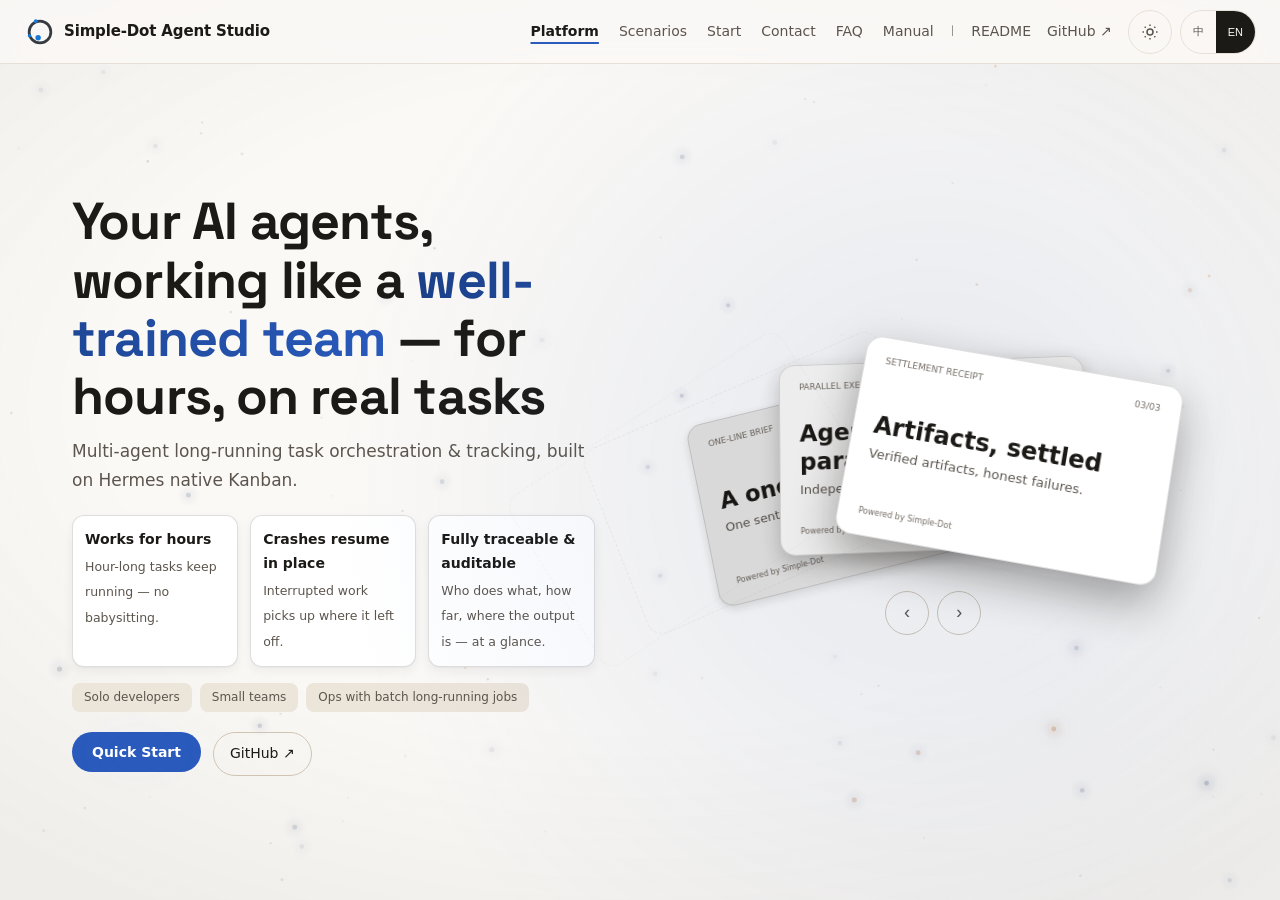
<file: index.html>
<!DOCTYPE html>
<html lang="zh-CN" data-lang="zh">
<head>
<meta charset="UTF-8">
<meta name="viewport" content="width=device-width, initial-scale=1">
<title data-i18n="doc.title">Simple-Dot Agent Studio · 让多个 AI Agent 像团队一样替你干活</title>
<meta name="description" data-i18n-attr="content:doc.desc" content="Simple-Dot Agent Studio">
<link rel="icon" type="image/svg+xml" href="assets/favicon.svg">
<!-- CSS: 全部外联, 浏览器并行; tokens 必须最先 (:root 变量), 其余按 V7 合并序 (ARCH-V8 §2.2) -->
<link rel="stylesheet" href="styles/tokens.css">
<link rel="stylesheet" href="styles/shell.css">
<link rel="stylesheet" href="styles/screen.css">
<link rel="stylesheet" href="styles/screen-v7.css">
<link rel="stylesheet" href="styles/cardstack.css">
<link rel="stylesheet" href="styles/motion.css">
<!-- i18n boot: 首帧前定语言, 防闪烁 (机制继承 v1~v4)
     inline on purpose: 拆文件后此段仍内联, 防止 i18n 闪烁 (与合并纪律无关, 见 ARCH-V8 §2.1) -->
<script>
(function(){
  var l; try { l = localStorage.getItem('sas-lang'); } catch(e) {}
  if (l !== 'zh' && l !== 'en')
    l = (navigator.language || 'en').toLowerCase().indexOf('zh') === 0 ? 'zh' : 'en';
  var d = document.documentElement;
  d.setAttribute('lang', l === 'zh' ? 'zh-CN' : 'en');
  d.setAttribute('data-lang', l);
  if (l !== 'zh') d.classList.add('i18n-pending');
  d.classList.add('js'); // 脚本可用标记: canvas/控件仅在 JS 环境显示, 无 JS 走 noscript 静态图
})();
</script>
<!-- theme boot: 首帧前定主题, 防 FOUC; 优先级 sas-theme > 系统偏好 > 亮兜底 (UX-V4 §1.2 机制原样继承)
     inline on purpose: 同 i18n boot, 外联脚本在 HTML 解析后才执行会闪一帧 (ARCH-V8 §2.1) -->
<meta name="theme-color" content="#fbf9f6">
<script>
(function(){
  var t; try { t = localStorage.getItem('sas-theme'); } catch(e) {}
  if (t !== 'light' && t !== 'dark')
    t = (window.matchMedia && matchMedia('(prefers-color-scheme: dark)').matches) ? 'dark' : 'light';
  var d = document.documentElement;
  d.setAttribute('data-theme', t);
  var mc = document.querySelector('meta[name="theme-color"]');
  if (mc) mc.setAttribute('content', t === 'dark' ? '#0f0e10' : '#fbf9f6');
})();
</script>
<!-- JS: 全部 defer, 按文档序下载+执行 (ARCH-V8 §2.2)。
     SAS_V7 挂载在 shell 之后; shell 的 setSubState 通过 lazy getter 在调用时拉取,
     与 V7 merge 单 script 块行为等价 (决策 A-2) -->
<script defer src="scripts/i18n.js"></script>
<script defer src="scripts/i18n-en.js"></script>
<script defer src="scripts/carousel.js"></script>
<script defer src="scripts/inputs.js"></script>
<script defer src="scripts/shell.js"></script>
<script defer src="scripts/screen-v7.js"></script>
<script defer src="scripts/screen-v10.js"></script>
<script defer src="scripts/screen-v11.js"></script>
<script defer src="scripts/starfield.js"></script>
<script defer src="scripts/logo.js"></script>
</head>
<body>
<a class="skip-link" href="#main" data-i18n="a11y.skip">跳到主内容</a>
<!-- 星空氛围层: 单实例 canvas, 装饰, aria-hidden (UX-V5 §5; A1 零触碰) -->
<canvas id="starfield" aria-hidden="true"></canvas>
<!-- V5.1 vignette 暗角: z1 聚焦构图, 装饰 (UX-POLISH-V5.1 §2.4) -->
<div class="vignette" aria-hidden="true"></div>
<!-- ===== V6 header (V4式回收, UX-V6 §7): 品牌 + 4屏文字链 + README/GitHub + 主题 + 语言; C1 START 钮已删 ===== -->
<header class="site-header">
  <a class="shell-brand" href="#platform" aria-label="Simple-Dot Agent Studio">
    <canvas class="logo-mark" data-logo="light" data-size="32" aria-hidden="true"></canvas>
    <noscript><img width="32" height="32" alt="" aria-hidden="true" src="data:image/svg+xml,%3Csvg xmlns='http://www.w3.org/2000/svg' viewBox='0 0 16 16'%3E%3Ccircle cx='8' cy='8' r='5.4' fill='none' stroke='%23343A40' stroke-width='1.7'/%3E%3Ccircle cx='3.9' cy='3.9' r='1.35' fill='%231E90FF'/%3E%3Ccircle cx='4.0' cy='12.0' r='1.2' fill='%231E90FF'/%3E%3Ccircle cx='10.0' cy='10.0' r='1.8' fill='%231E90FF'/%3E%3C/svg%3E"></noscript>
    <span class="logo-word">Simple-Dot Agent Studio</span>
  </a>
  <div class="shell-spacer"></div>
  <nav class="nav-links" aria-label="屏导航" data-i18n-attr="aria-label:pill.aria">
    <a href="#platform" data-target="platform" class="is-active" aria-current="page" data-i18n="nav.screen.platform">平台能力</a>
    <a href="#scenarios" data-target="scenarios" data-i18n="nav.screen.scenarios">场景案例</a>
    <a href="#start" data-target="start" data-i18n="nav.screen.start">快速开始</a>
    <a href="#contact" data-target="contact" data-i18n="nav.screen.contact">联系我们</a>
    <!-- V12 N1 (issue#10/#11): 独立静态页外链, 追加在屏链后 (内→外); 无 data-target = 不参与 SPA active 联动 -->
    <a href="faq.html" data-i18n="nav.faq">FAQ</a>
    <a href="manual.html" data-i18n="nav.manual">使用手册</a>
  </nav>
  <span class="mtag" aria-hidden="true">│</span>
  <nav class="nav-ext" aria-label="外链">
    <a href="https://github.com/feigbar-SimpleDot/simpledot-agent-studio" rel="noopener" target="_blank" class="wordmark">README</a>
    <a href="https://github.com/feigbar-SimpleDot/simpledot-agent-studio" rel="noopener" target="_blank">GitHub ↗</a>
  </nav>
  <div class="shell-actions">
    <button type="button" class="icon-btn theme-toggle" aria-pressed="false" data-i18n-attr="aria-label:theme.toggle" aria-label="切换主题">
      <svg class="ic-sun" aria-hidden="true" viewBox="0 0 24 24" fill="none" stroke="currentColor" stroke-width="2"><circle cx="12" cy="12" r="4"/><path d="M12 2v2M12 20v2M4.9 4.9l1.4 1.4M17.7 17.7l1.4 1.4M2 12h2M20 12h2M4.9 19.1l1.4-1.4M17.7 6.3l1.4-1.4"/></svg>
      <svg class="ic-moon" aria-hidden="true" viewBox="0 0 24 24" fill="none" stroke="currentColor" stroke-width="2"><path d="M21 12.8A9 9 0 1111.2 3a7 7 0 009.8 9.8z"/></svg>
    </button>
    <div class="lang-switch" role="group" data-i18n-attr="aria-label:lang.switch" aria-label="切换语言">
      <button type="button" data-lang-btn="zh" aria-checked="true">中</button>
      <button type="button" data-lang-btn="en" aria-checked="false">EN</button>
    </div>
  </div>
  <!-- 汉堡 (仅 <1024 可见, 44×44, V4 F8 焦点圈闭机制) -->
  <button type="button" class="hamburger" aria-expanded="false" aria-controls="mobileMenu" data-i18n-attr="aria-label:a11y.menu" aria-label="菜单">
    <svg aria-hidden="true" viewBox="0 0 24 24" fill="none" stroke="currentColor" stroke-width="1.5"><path d="M3 6h18M3 12h18M3 18h18"/></svg>
  </button>
</header>
<!-- 移动菜单遮罩 + 抽屉: 4屏链 + README/GitHub + 语言 + 主题 (UX-V6 §7.2; C6 移动胶囊行替代者) -->
<div class="menu-overlay" id="menuOverlay"></div>
<nav class="mobile-menu" id="mobileMenu" data-i18n-attr="aria-label:a11y.nav.mobile" aria-label="移动端导航">
  <a href="#platform" data-target="platform" class="is-active" aria-current="page" data-i18n="nav.screen.platform">平台能力</a>
  <a href="#scenarios" data-target="scenarios" data-i18n="nav.screen.scenarios">场景案例</a>
  <a href="#start" data-target="start" data-i18n="nav.screen.start">快速开始</a>
  <a href="#contact" data-target="contact" data-i18n="nav.screen.contact">联系我们</a>
  <!-- V12 N2 (issue#10/#11): 移动抽屉双入口, 既有 4 链后 README 前; .mobile-menu a 既有 min-height:44px (AC-A03) -->
  <a href="faq.html" data-i18n="nav.faq">FAQ</a>
  <a href="manual.html" data-i18n="nav.manual">使用手册</a>
  <a href="https://github.com/feigbar-SimpleDot/simpledot-agent-studio" rel="noopener" target="_blank" class="wordmark">README</a>
  <a href="https://github.com/feigbar-SimpleDot/simpledot-agent-studio" rel="noopener" target="_blank">GitHub ↗</a>
  <div class="mm-row">
    <div class="lang-switch" role="group" data-i18n-attr="aria-label:lang.switch" aria-label="切换语言">
      <button type="button" data-lang-btn="zh" aria-checked="true">中</button>
      <button type="button" data-lang-btn="en" aria-checked="false">EN</button>
    </div>
  </div>
  <div class="mm-row">
    <button type="button" class="icon-btn theme-toggle" aria-pressed="false" data-i18n-attr="aria-label:theme.toggle" aria-label="切换主题">
      <svg class="ic-sun" aria-hidden="true" viewBox="0 0 24 24" fill="none" stroke="currentColor" stroke-width="2"><circle cx="12" cy="12" r="4"/><path d="M12 2v2M12 20v2M4.9 4.9l1.4 1.4M17.7 17.7l1.4 1.4M2 12h2M20 12h2M4.9 19.1l1.4-1.4M17.7 6.3l1.4-1.4"/></svg>
      <svg class="ic-moon" aria-hidden="true" viewBox="0 0 24 24" fill="none" stroke="currentColor" stroke-width="2"><path d="M21 12.8A9 9 0 1111.2 3a7 7 0 009.8 9.8z"/></svg>
    </button>
  </div>
</nav>
<main id="main" tabindex="-1" role="region" aria-roledescription="轮播" data-i18n-attr="aria-roledescription:carousel.roledescription">
<!-- ===== 屏 1 · 平台能力: 价值主张 + 任务卡堆主视觉 (UX-V5 §1.2/§4) ===== -->
<section class="screen screen--platform is-active" id="screen-platform" role="region" aria-roledescription="屏幕" aria-label="平台能力" data-i18n-attr="aria-roledescription:screen.roledescription,aria-label:nav.screen.platform">
  <div class="screen-inner">
    <div class="p-grid">
      <div class="p-copy">
        <h1 class="p-title"><span data-i18n="hero.t1">让多个 AI Agent 像一支</span> <span class="hl" data-i18n="hero.hl">训练有素的团队</span><span data-i18n="hero.t2">，长时间替你干活</span></h1>
        <p class="p-sub" data-i18n="hero.sub">基于 Hermes 原生 Kanban 的多 Agent 长时任务编排与追踪平台。</p>
        <div class="p-values">
          <div class="p-value"><b data-i18n="hero.v1">长时间替你干活</b><span data-i18n="hero.v1n">小时级任务持续运行，不用一直盯着。</span></div>
          <div class="p-value"><b data-i18n="hero.v2">跑挂了能续上</b><span data-i18n="hero.v2n">中断后原地恢复，不从头再来。</span></div>
          <div class="p-value"><b data-i18n="hero.v3">全程可追踪审计</b><span data-i18n="hero.v3n">谁在干、干到哪、产物在哪，一目了然。</span></div>
        </div>
        <div class="p-aud" aria-label="适合谁" data-i18n-attr="aria-label:a11y.audience">
          <span data-i18n="aud.p1">个人开发者</span>
          <span data-i18n="aud.p2">小团队</span>
          <span data-i18n="aud.p3">批量长任务的运营场景</span>
        </div>
        <div class="p-cta">
          <button type="button" class="btn-start" data-goto="start" data-i18n="hero.cta.start">快速开始</button>
          <a class="btn-ghost" href="https://github.com/feigbar-SimpleDot/simpledot-agent-studio" rel="noopener" target="_blank" data-i18n="hero.cta.github">GitHub ↗</a>
        </div>
      </div>
      <!-- 任务卡堆: 需求卡 → Agent 执行卡 → 产物卡 (Simple-Dot 自有隐喻, REQ-V5 §4) -->
      <div class="cardstack-wrap">
        <!-- V5.2 视差补偿外层 (§7): 屏移1.0/卡堆净0.55, 本层反向补偿0.45; .cardstack 本体零触碰 -->
        <div class="cardstack-parallax">
        <div class="cardstack" id="cardstack">
          <!-- V5.1 真3D 分层: .cardstack(rock) > .cardstack-3d(perspective) > .cardstack-tilt(rotateX8) > 卡 -->
          <div class="cardstack-3d"><div class="cardstack-tilt">
          <div class="card-ghost g1" aria-hidden="true"></div>
          <div class="card-ghost g2" aria-hidden="true"></div>
          <article class="tcard" data-card="1" data-slot="1">
            <div class="tc-face">
            <div class="tc-head"><span class="mtag" data-i18n="card1.tag">一句话需求</span><span class="mtag tc-seq" data-i18n="card1.seq">01/03</span></div>
            <div class="tc-title" data-i18n="card1.title">你提的活，一句话</div>
            <div class="tc-desc" data-i18n="card1.desc">派活只要一句人话，不用写工单。</div>
            <div class="tc-powered mtag mtag--powered">Powered by Simple-Dot</div>
            </div>
          </article>
          <article class="tcard" data-card="2" data-slot="2">
            <div class="tc-face">
            <div class="tc-head"><span class="mtag" data-i18n="card2.tag">并行执行</span><span class="mtag tc-seq" data-i18n="card2.seq">02/03</span></div>
            <div class="tc-title" data-i18n="card2.title">Agent 团队并行干活</div>
            <div class="tc-desc" data-i18n="card2.desc">独立容器同时跑，进度实时回流。</div>
            <div class="tc-powered mtag mtag--powered">Powered by Simple-Dot</div>
            </div>
          </article>
          <article class="tcard" data-card="3" data-slot="3">
            <div class="tc-face">
            <div class="tc-head"><span class="mtag" data-i18n="card3.tag">结算回执</span><span class="mtag tc-seq" data-i18n="card3.seq">03/03</span></div>
            <div class="tc-title" data-i18n="card3.title">产物 + 结算回执</div>
            <div class="tc-desc" data-i18n="card3.desc">三重校验只认真凭据，失败不装成功。</div>
            <div class="tc-powered mtag mtag--powered">Powered by Simple-Dot</div>
            </div>
          </article>
          </div></div>
        </div>
        </div><!-- /.cardstack-parallax -->
        <div class="card-ctrl">
          <button type="button" id="cardPrev" data-i18n-attr="aria-label:card.prev" aria-label="上一张"><span class="card-arrow" aria-hidden="true"></span></button>
          <button type="button" id="cardNext" data-i18n-attr="aria-label:card.next" aria-label="下一张"><span class="card-arrow" aria-hidden="true"></span></button>
        </div>
      </div>
    </div>
  </div>
</section>
<!-- ===== 屏 2 · 场景案例 (V7 左大卡 ↔ 右侧编号列表 换牌动效, REQ-V7 §3.3 / UX-V7 §1~§3)
   V7: 三张卡常驻 DOM 槽位轮换 (隐藏态走 visibility:hidden, 非 hidden 硬切);
   右栏 = nav + 3 button + rail-ind (滑动高亮条), aria-current 语义继承 V6 §3.1 D7 ===== -->
<section class="screen screen--scenarios" id="screen-scenarios" role="region" aria-roledescription="屏幕" aria-label="场景案例" data-i18n-attr="aria-roledescription:screen.roledescription,aria-label:nav.screen.scenarios" hidden>
  <div class="screen-inner">
    <div class="sc-chrome">
      <h2 data-i18n="sc.title">你会用它做什么</h2>
    </div>

    <!-- V7 两栏布局: 左 sc-stack 牌堆 + 右 sc-rail 编号列表 -->
    <div class="sc-stage">
      <!-- 左栏: 牌堆 (顶卡 slot-a = 当前态, slot-b/c = 残影 aria-hidden) -->
      <div class="sc-stack" aria-live="off">
        <!-- 态 A · S1 过夜长任务 (初始顶卡 slot-a; V8 R3.4: 顶卡不写 aria-hidden) -->
        <div class="sc-card slot-a" id="sub-scenarios-0" data-substate="0">
          <div class="sc-name" data-i18n="s1.big">过夜长任务</div>
          <p class="sc-story" data-i18n="s1.story">「下班前把整个 issue 列表交给 Agent，它在夜晚自动逐条处理，第二天早上你直接验收结果：跑完的、卡住的、跑挂的，全都摆在那里等你确认。」</p>
          <figure class="shot-frame sc-shot">
            <span class="shot-tag" data-i18n="s1.shot.tag">实图 / Screenshot</span>
            <div class="shot-body">
              <!-- V11: 原 SVG 假图整段替换为真实截图 (D 组 comment508__48, REQ-V11 §2.3 映射表; 单图图组不渲染 ctrl/pager = UX-V11 §3) -->
              <div class="shot-group" aria-roledescription="image carousel" data-i18n-attr="aria-label:shot.group.label" aria-label="功能截图图组">
                <a class="shot-zoom" href="assets/sc-overnight.webp" target="_blank" rel="noopener">
                  <img class="sc-shot" data-shot-idx="0" src="assets/sc-overnight.webp" data-i18n-attr="alt:s1.shot.alt" alt="夜间 issue 列表批处理完成记录截图（9/9 步、已结束）" loading="lazy" decoding="async" width="1500" height="884"/>
                  <span class="shot-zoom-hint" aria-hidden="true"><svg viewBox="0 0 16 16" fill="none" stroke="currentColor" stroke-width="1.5"><circle cx="7" cy="7" r="4.5"/><path d="M10.5 10.5 L14 14" stroke-linecap="round"/></svg></span>
                </a>
              </div>
            </div>
            <figcaption data-i18n="sc01.cap">夜间批处理记录：每条 issue 的处理步骤、完成时间与归档状态一目了然</figcaption>
          </figure>
        </div>
        <!-- 态 B · S2 多角色流水线 (残影卡 slot-b/c, 内容组与 slot-a 同构, V7 fix-up D-V7-P0-1) -->
        <div class="sc-card slot-b" id="sub-scenarios-1" data-substate="1" aria-hidden="true">
          <div class="sc-name" data-i18n="s2.big">多角色流水线</div>
          <p class="sc-story" data-i18n="s2.story">「产品经理拆需求、工程师写码、测试验收，一条流水线自动流转，卡住会主动来问我，而不是瞎做。」</p>
          <figure class="shot-frame sc-shot">
            <span class="shot-tag" data-i18n="s2.shot.tag">实图 / Screenshot</span>
            <div class="shot-body">
              <!-- V11: 原 SVG 假图整段替换为 2 张真实截图 (A/B 组 comment367__42/43, REQ-V11 §2.3); 双图图组渲染 ctrl+pager, 结构对齐 S4 (UX-V11 §3) -->
              <div class="shot-group" aria-roledescription="image carousel" data-i18n-attr="aria-label:shot.group.label" aria-label="功能截图图组">
                <a class="shot-zoom" href="assets/sc-pipeline-1.webp" target="_blank" rel="noopener">
                  <img class="sc-shot" data-shot-idx="0" src="assets/sc-pipeline-1.webp" data-i18n-attr="alt:s2.shot1.alt" alt="执行员名册与能力标签截图" loading="lazy" decoding="async" width="1500" height="800"/>
                  <span class="shot-zoom-hint" aria-hidden="true"><svg viewBox="0 0 16 16" fill="none" stroke="currentColor" stroke-width="1.5"><circle cx="7" cy="7" r="4.5"/><path d="M10.5 10.5 L14 14" stroke-linecap="round"/></svg></span>
                </a>
                <a class="shot-zoom" href="assets/sc-pipeline-2.webp" target="_blank" rel="noopener" hidden>
                  <img class="sc-shot" data-shot-idx="1" src="assets/sc-pipeline-2.webp" data-i18n-attr="alt:s2.shot2.alt" alt="工作流任务计划弹窗截图" loading="lazy" decoding="async" width="1500" height="764"/>
                  <span class="shot-zoom-hint" aria-hidden="true"><svg viewBox="0 0 16 16" fill="none" stroke="currentColor" stroke-width="1.5"><circle cx="7" cy="7" r="4.5"/><path d="M10.5 10.5 L14 14" stroke-linecap="round"/></svg></span>
                </a>
              </div>
              <div class="shot-pager" aria-live="polite" aria-atomic="true" data-i18n-attr="aria-label:shot.pager.label" aria-label="图组当前张序 / 总张数">
                <span class="shot-pager-text"><span class="shot-pager-cur">1</span>/<span class="shot-pager-total">2</span></span>
                <span class="shot-pager-dots" aria-hidden="true"><span class="dot is-active"></span><span class="dot"></span></span>
              </div>
              <button type="button" class="shot-ctrl shot-ctrl-prev" data-i18n-attr="aria-label:shot.prev" aria-label="上一张" disabled aria-disabled="true"><svg viewBox="0 0 16 16" fill="none" stroke="currentColor" stroke-width="1.6" stroke-linecap="round" stroke-linejoin="round" aria-hidden="true"><path d="M10 3 L4 8 L10 13"/></svg></button>
              <button type="button" class="shot-ctrl shot-ctrl-next" data-i18n-attr="aria-label:shot.next" aria-label="下一张"><svg viewBox="0 0 16 16" fill="none" stroke="currentColor" stroke-width="1.6" stroke-linecap="round" stroke-linejoin="round" aria-hidden="true"><path d="M6 3 L12 8 L6 13"/></svg></button>
            </div>
            <figcaption data-i18n="sc02.cap">像聊天一样派发和追踪任务：流式回复 + 思考过程可见</figcaption>
          </figure>
        </div>
        <div class="sc-card slot-c" id="sub-scenarios-2" data-substate="2" aria-hidden="true">
          <div class="sc-name" data-i18n="s3.big">全程可追踪</div>
          <p class="sc-story" data-i18n="s3.story">「谁在干什么、干到哪一步、产物在哪，打开看板一目了然；出问题能回放每一步操作。」</p>
          <figure class="shot-frame sc-shot">
            <span class="shot-tag" data-i18n="s3.shot.tag">实图 / Screenshot</span>
            <div class="shot-body">
              <!-- V10 R3.1: 本卡换为真实截图 (单图图组); V11: 加灯箱锚点包裹, alt/caption 按 R-M2 人工复核结论改写; 资源沿用 V10 同档文件 (UX-V11 §8 允许沿用, 对比见 IMPL-V11) -->
              <div class="shot-group" aria-roledescription="image carousel" data-i18n-attr="aria-label:shot.group.label" aria-label="功能截图图组">
                <a class="shot-zoom" href="assets/sc-traceable.webp" target="_blank" rel="noopener">
                  <img class="sc-shot" data-shot-idx="0" src="assets/sc-traceable.webp" data-i18n-attr="alt:s3.shot.alt" alt="任务计划与执行步骤面板截图" loading="lazy" decoding="async" width="1000" height="1040"/>
                  <span class="shot-zoom-hint" aria-hidden="true"><svg viewBox="0 0 16 16" fill="none" stroke="currentColor" stroke-width="1.5"><circle cx="7" cy="7" r="4.5"/><path d="M10.5 10.5 L14 14" stroke-linecap="round"/></svg></span>
                </a>
              </div>
            </div>
            <figcaption data-i18n="sc03.cap">任务计划与执行步骤全程可溯：计划、进度、归档逐条留痕（真实截图）</figcaption>
          </figure>
        </div>
        <!-- 态 D · S4 完全兼容优秀开源项目 (V10 R2 新增; 首屏 slot-d 待浮现层, rail 04 后升顶卡 slot-a;
             双真实截图 + 版权原始 GitHub 链接红线 = REQ-V10 §3.2, 两链接 href+caption 各 ≥2 命中不可删) -->
        <div class="sc-card slot-d" id="sub-scenarios-3" data-substate="3" aria-hidden="true">
          <div class="sc-name" data-i18n="s4.big">完全兼容优秀开源项目</div>
          <p class="sc-story" data-i18n="s4.story">「直接对接开源生态：任务、产物与执行记录按协议层互通，不用为了接入既有开源工具重新造一遍轮子。」</p>
          <figure class="shot-frame sc-shot">
            <span class="shot-tag" data-i18n="s4.shot.tag">实图 / Screenshot</span>
            <div class="shot-body">
              <div class="shot-group" aria-roledescription="image carousel" data-i18n-attr="aria-label:shot.group.label" aria-label="功能截图图组">
                <a class="shot-zoom" href="assets/sc-oss-pixel-agents.webp" target="_blank" rel="noopener">
                  <img class="sc-shot" data-shot-idx="0" src="assets/sc-oss-pixel-agents.webp" data-i18n-attr="alt:s4.oss1.alt" alt="pixel-agents 多 Agent 任务看板截图" loading="lazy" decoding="async" width="1500" height="792"/>
                  <span class="shot-zoom-hint" aria-hidden="true"><svg viewBox="0 0 16 16" fill="none" stroke="currentColor" stroke-width="1.5"><circle cx="7" cy="7" r="4.5"/><path d="M10.5 10.5 L14 14" stroke-linecap="round"/></svg></span>
                </a>
                <a class="shot-zoom" href="assets/sc-oss-hermes-webui.webp" target="_blank" rel="noopener" hidden>
                  <img class="sc-shot" data-shot-idx="1" src="assets/sc-oss-hermes-webui.webp" data-i18n-attr="alt:s4.oss2.alt" alt="hermes-webui 任务派发与追踪界面截图" loading="lazy" decoding="async" width="1500" height="796"/>
                  <span class="shot-zoom-hint" aria-hidden="true"><svg viewBox="0 0 16 16" fill="none" stroke="currentColor" stroke-width="1.5"><circle cx="7" cy="7" r="4.5"/><path d="M10.5 10.5 L14 14" stroke-linecap="round"/></svg></span>
                </a>
              </div>
              <div class="shot-pager" aria-live="polite" aria-atomic="true" data-i18n-attr="aria-label:shot.pager.label" aria-label="图组当前张序 / 总张数">
                <span class="shot-pager-text"><span class="shot-pager-cur">1</span>/<span class="shot-pager-total">2</span></span>
                <!-- V13 门63 (R-V13-10): 装饰性 dot is-active 已删, 全站 pager 活状态仅保留一处 (屏2 首卡); 当前张序由 aria-live 文本播报 -->
              </div>
              <button type="button" class="shot-ctrl shot-ctrl-prev" data-i18n-attr="aria-label:shot.prev" aria-label="上一张" disabled aria-disabled="true"><svg viewBox="0 0 16 16" fill="none" stroke="currentColor" stroke-width="1.6" stroke-linecap="round" stroke-linejoin="round" aria-hidden="true"><path d="M10 3 L4 8 L10 13"/></svg></button>
              <button type="button" class="shot-ctrl shot-ctrl-next" data-i18n-attr="aria-label:shot.next" aria-label="下一张"><svg viewBox="0 0 16 16" fill="none" stroke="currentColor" stroke-width="1.6" stroke-linecap="round" stroke-linejoin="round" aria-hidden="true"><path d="M6 3 L12 8 L6 13"/></svg></button>
            </div>
            <figcaption class="sc-cap" data-i18n="s4.cap">开源项目双向打通：任务与资产流即接即用（图示为两个开源项目的集成实录）</figcaption>
            <p class="shot-credit" data-shot-credit-for="0">
              <span data-i18n="s4.oss1.credit.prefix">截图来源 / Source:</span>
              <span class="shot-credit-name">pixel-agents</span><span class="shot-credit-sep"> · </span><a href="https://github.com/pixel-agents-hq/pixel-agents" rel="noopener" target="_blank" data-i18n="s4.oss1.credit.link">github.com/pixel-agents-hq/pixel-agents</a>
            </p>
            <p class="shot-credit" data-shot-credit-for="1" hidden>
              <span data-i18n="s4.oss2.credit.prefix">截图来源 / Source:</span>
              <span class="shot-credit-name">hermes-webui</span><span class="shot-credit-sep"> · </span><a href="https://github.com/nesquena/hermes-webui" rel="noopener" target="_blank" data-i18n="s4.oss2.credit.link">github.com/nesquena/hermes-webui</a>
            </p>
          </figure>
        </div>
      </div>
      <!-- 右栏: 编号选择列表 (nav + 4 button + rail-ind; V10 加 04 = REQ-V10 R2.1) -->
      <nav class="sc-rail no-anim" data-i18n-attr="aria-label:a11y.subnav.sc" aria-label="场景案例子导航">
        <span class="rail-ind" aria-hidden="true"></span>
        <button type="button" data-sub="0" data-i18n-attr="aria-label:s1.rail.label" aria-label="01 过夜长任务" aria-current="true"><span class="rail-no" aria-hidden="true">01</span><span data-i18n="stab.s1">过夜长任务</span><svg class="rail-star" viewBox="0 0 12 12" fill="currentColor" aria-hidden="true"><path d="M6 1.2 L7 4.5 L10.3 5 L7.6 6.9 L8.4 10.3 L6 8.2 L3.6 10.3 L4.4 6.9 L1.7 5 L5 4.5 Z"/><circle cx="9.5" cy="2.5" r="0.7"/></svg></button>
        <button type="button" data-sub="1" data-i18n-attr="aria-label:s2.rail.label" aria-label="02 多角色流水线" aria-current="false"><span class="rail-no" aria-hidden="true">02</span><span data-i18n="stab.s2">多角色流水线</span><svg class="rail-star" viewBox="0 0 12 12" fill="currentColor" aria-hidden="true"><path d="M6 1.2 L7 4.5 L10.3 5 L7.6 6.9 L8.4 10.3 L6 8.2 L3.6 10.3 L4.4 6.9 L1.7 5 L5 4.5 Z"/><circle cx="9.5" cy="2.5" r="0.7"/></svg></button>
        <button type="button" data-sub="2" data-i18n-attr="aria-label:s3.rail.label" aria-label="03 全程可追踪" aria-current="false"><span class="rail-no" aria-hidden="true">03</span><span data-i18n="stab.s3">全程可追踪</span><svg class="rail-star" viewBox="0 0 12 12" fill="currentColor" aria-hidden="true"><path d="M6 1.2 L7 4.5 L10.3 5 L7.6 6.9 L8.4 10.3 L6 8.2 L3.6 10.3 L4.4 6.9 L1.7 5 L5 4.5 Z"/><circle cx="9.5" cy="2.5" r="0.7"/></svg></button>
        <button type="button" data-sub="3" aria-current="false" data-i18n-attr="aria-label:s4.rail.label" aria-label="04 开源兼容"><span class="rail-no" aria-hidden="true">04</span><span data-i18n="stab.s4">开源兼容</span><svg class="rail-star" viewBox="0 0 12 12" fill="currentColor" aria-hidden="true"><path d="M6 1.2 L7 4.5 L10.3 5 L7.6 6.9 L8.4 10.3 L6 8.2 L3.6 10.3 L4.4 6.9 L1.7 5 L5 4.5 Z"/><circle cx="9.5" cy="2.5" r="0.7"/></svg></button>
      </nav>
    </div>
  </div>
</section>
<!-- ===== 屏 3 · 快速开始 (V6 三态, REQ-V6 §4.4): 态A 部署 / 态B 上手 / 态C 边界与FAQ+footer带
   命令逐字符一致纪律不变 (AC-V6-06); C2 技术折叠区/C4 双列清单/C5 FAQ q2q4 已删; Q-13 → §7 一行带 ===== -->
<section class="screen screen--start" id="screen-start" role="region" aria-roledescription="屏幕" aria-label="快速开始" data-i18n-attr="aria-roledescription:screen.roledescription,aria-label:nav.screen.start" hidden>
  <div class="screen-inner">
    <div class="sc-chrome">
      <h2 data-i18n="qs.title">快速开始</h2>
      <nav class="subnav no-anim" data-i18n-attr="aria-label:a11y.subnav.st" aria-label="快速开始子导航">
        <div class="pill-track">
          <span class="pill-ind" aria-hidden="true"></span>
          <button type="button" aria-current="true" data-sub="0" data-i18n="stab.deploy">部署</button>
          <button type="button" aria-current="false" data-sub="1" data-i18n="stab.onb">上手</button>
          <button type="button" aria-current="false" data-sub="2" data-i18n="stab.bound">边界</button>
        </div>
      </nav>
    </div>

    <!-- 态 A · 部署: 前置条件 (桌面表 / 375 芯片行 D10) + ①~④ 命令组 -->
    <div class="substate" id="sub-start-0" data-substate="0">
      <div class="scroll-x pre-table">
        <table class="matrix">
          <thead><tr><th data-i18n="qs.pre.h1">项目</th><th data-i18n="qs.pre.h2">要求</th><th data-i18n="qs.pre.h3">自检命令</th></tr></thead>
          <tbody>
            <tr><td class="mono">Docker</td><td data-i18n="qs.pre.r1r">v20+ 且当前用户可执行</td><td><code>docker ps</code></td></tr>
            <tr><td data-i18n="qs.pre.r2">compose 插件</td><td data-i18n="qs.pre.r2r">docker compose v2</td><td><code>docker compose version</code></td></tr>
            <tr><td data-i18n="qs.pre.r3">模型端点</td><td data-i18n="qs.pre.r3r">OpenAI 兼容 API，已在 Hermes 配好</td><td><code>curl &lt;base_url&gt;/models</code></td></tr>
          </tbody>
        </table>
      </div>
      <div class="pre-chips" aria-label="前置条件" data-i18n-attr="aria-label:qs.pre.h1">
        <span class="chip">Docker v20+</span><span class="chip" data-i18n="qs.pre.r2">compose 插件</span><span class="chip" data-i18n="qs.pre.r3">模型端点</span>
      </div>
      <div class="st-step">
        <h3>① <span data-i18n="qs.step1">拿代码</span></h3>
        <div class="code-block"><button class="copy-btn" aria-label="复制" data-i18n-attr="aria-label:a11y.copy"><svg aria-hidden="true" class="ic-copy" viewBox="0 0 24 24" fill="none" stroke="currentColor" stroke-width="1.5"><rect x="9" y="9" width="12" height="12" rx="2"/><path d="M5 15V5a2 2 0 012-2h10"/></svg><svg aria-hidden="true" class="ic-check" viewBox="0 0 24 24" fill="none" stroke="currentColor" stroke-width="2"><path d="M20 6L9 17l-5-5"/></svg></button><pre><code>git clone https://github.com/feigbar-SimpleDot/simpledot-agent-studio &amp;&amp; cd &lt;repo&gt;</code></pre></div>
      </div>
      <div class="st-step">
        <h3>② <span data-i18n="qs.step2">填配置（只填带 ★ 的一项即可跑）</span></h3>
        <div class="code-block"><button class="copy-btn" aria-label="复制" data-i18n-attr="aria-label:a11y.copy"><svg aria-hidden="true" class="ic-copy" viewBox="0 0 24 24" fill="none" stroke="currentColor" stroke-width="1.5"><rect x="9" y="9" width="12" height="12" rx="2"/><path d="M5 15V5a2 2 0 012-2h10"/></svg><svg aria-hidden="true" class="ic-check" viewBox="0 0 24 24" fill="none" stroke="currentColor" stroke-width="2"><path d="M20 6L9 17l-5-5"/></svg></button><pre><code>cp .env.example .env &amp;&amp; vi .env</code></pre></div>
        <div class="warn" data-i18n="qs.step2w">★ API_SERVER_KEY（生成：openssl rand -hex 32）</div>
      </div>
      <div class="st-step">
        <h3>③ <span data-i18n="qs.step3">一键部署</span></h3>
        <div class="code-block"><button class="copy-btn" aria-label="复制" data-i18n-attr="aria-label:a11y.copy"><svg aria-hidden="true" class="ic-copy" viewBox="0 0 24 24" fill="none" stroke="currentColor" stroke-width="1.5"><rect x="9" y="9" width="12" height="12" rx="2"/><path d="M5 15V5a2 2 0 012-2h10"/></svg><svg aria-hidden="true" class="ic-check" viewBox="0 0 24 24" fill="none" stroke="currentColor" stroke-width="2"><path d="M20 6L9 17l-5-5"/></svg></button><pre><code>./deploy/install.sh</code></pre></div>
      </div>
      <div class="st-step">
        <h3>④ <span data-i18n="qs.step4">验证并打开控制台</span></h3>
        <div class="code-block"><button class="copy-btn" aria-label="复制" data-i18n-attr="aria-label:a11y.copy"><svg aria-hidden="true" class="ic-copy" viewBox="0 0 24 24" fill="none" stroke="currentColor" stroke-width="1.5"><rect x="9" y="9" width="12" height="12" rx="2"/><path d="M5 15V5a2 2 0 012-2h10"/></svg><svg aria-hidden="true" class="ic-check" viewBox="0 0 24 24" fill="none" stroke="currentColor" stroke-width="2"><path d="M20 6L9 17l-5-5"/></svg></button><pre><code>./deploy/verify.sh
open http://&lt;host&gt;:8700</code></pre></div>
      </div>
    </div>

    <!-- 态 B · 上手: worker 四步 + 2 callout + 部署文档链接一行 (Q-6 压缩Z; V13 门19/67: DEPLOY 大写去除, 链体改译文+↗) -->
    <div class="substate" id="sub-start-1" data-substate="1" hidden>
      <h3 class="st-h3" data-i18n="qs.worker.title">加第一个 worker（控制台操作，无需命令行）</h3>
      <ol class="qs-ol">
        <li data-i18n="qs.worker.s1">打开控制台 → Worker 管理 → 添加 worker</li>
        <li data-i18n="qs.worker.s2">填 profile 名（如 coder）与 gateway 地址；模型字段只是请求别名，真实模型由 worker 自己的 Hermes 配置决定</li>
        <li data-i18n="qs.worker.s3">控制台生成 worker compose 片段 → 按提示在目标机器起容器</li>
        <li data-i18n="qs.worker.s4">保存后 main 即可向该 profile 下发任务</li>
      </ol>
      <div class="callout" data-i18n="qs.callout.root">worker 容器必须设环境变量 HERMES_WRITE_SAFE_ROOT=/share_workspace，否则写不了共享卷。</div>
      <div class="callout" data-i18n="qs.callout.model">模型 / 端点是 Hermes 自身的配置，本平台不代管，改模型只改 worker 自己，注册表一字不动。</div>
      <p class="mt10 txt-sm"><a href="https://github.com/feigbar-SimpleDot/simpledot-agent-studio" rel="noopener" target="_blank"><span data-i18n="qs.trouble.link">完整故障排查见部署文档</span> ↗</a></p>
    </div>

    <!-- 态 C · 边界与 FAQ: 金句 → 注 → webui 单链 → FAQ×2 互斥 → 数据安全小字 → footer 一行带 (D3 阅读序) -->
    <div class="substate substate--end" id="sub-start-2" data-substate="2" hidden>
      <h3 class="st-h3" data-i18n="bd.title">各管一段，互不越界</h3>
      <div class="bd-quote">「<span data-i18n="bd.quote">这里管工作流，那里管 Agent。</span>」</div>
      <p class="mt6 txt-sm muted" data-i18n="bd.quote.sub">想让 Agent 本身更强，去配 Hermes；想让它们协同干活可管理，用我们。</p>
      <p class="mt10"><a href="https://github.com/nesquena/hermes-webui" rel="noopener" target="_blank" data-i18n="bd.link.webui">hermes-webui ↗</a></p>
      <!-- V12 N3 (issue#10/#11, UX-V12 D8): 态C 卡片级双入口, #faq 块之前; 桌面双卡并排 / ≤767 纵排 (screen.css) -->
      <div class="qs-entries">
        <a class="qs-entry" href="faq.html">
          <span class="qs-entry-t" data-i18n="nav.faq">FAQ</span>
          <span class="qs-entry-d" data-i18n="startp.faq.desc">快问快答：边界、故障与常见问题</span>
        </a>
        <a class="qs-entry" href="manual.html">
          <span class="qs-entry-t" data-i18n="nav.manual">使用手册</span>
          <span class="qs-entry-d" data-i18n="startp.manual.desc">worker 配置、协作 how-to（wiki 式）</span>
        </a>
      </div>
      <div id="faq">
        <div class="accordion" data-exclusive="1"><button class="acc-btn" aria-expanded="false"><span data-i18n="faq.q1">和 hermes-webui 有什么区别？</span><svg aria-hidden="true" class="chev" width="18" height="18" viewBox="0 0 24 24" fill="none" stroke="currentColor" stroke-width="2"><path d="M6 9l6 6 6-6"/></svg></button><div class="acc-body"><div class="acc-inner"><div data-i18n="faq.a1">本平台是为「任务编排」服务的轻量界面（看板 + 对话入口 + 执行员注册），不是 Hermes 的通用 Web 前端。需要更完善的 WebUI 请用 hermes-webui。</div></div></div></div>
        <div class="accordion" data-exclusive="1"><button class="acc-btn" aria-expanded="false"><span data-i18n="faq.q3">任务跑挂了怎么办？</span><svg aria-hidden="true" class="chev" width="18" height="18" viewBox="0 0 24 24" fill="none" stroke="currentColor" stroke-width="2"><path d="M6 9l6 6 6-6"/></svg></button><div class="acc-body"><div class="acc-inner"><div data-i18n="faq.a3">会话存档独立于进程存活，执行容器崩溃后可凭存档同会话恢复；失败只标记阻塞、绝不误判成功，重派是主控（main）的显式决策。</div></div></div></div>
      </div>
      <p class="mt10 txt-sm muted" data-i18n="faq.data">全本地部署：看板、会话、产物都在你自己的 ./data/ 目录，整目录拷走即可迁移。</p>
      <!-- V9: footer (+ft-icp, 元素 6) 已迁至末屏 contact 内, 归入 .screen fixed 体系 (#6 冻结对象经 V9 issue#8 决议变更) -->
    </div>
  </div>
</section>
<!-- ===== 屏 4 · 联系我们 (V8 新增, UX-V8 §3.1 / ARCH-V8 §4.3): 单列居中「一语一通道」
   EN 模式渲染邮箱块 / ZH 模式渲染二维码块, 互斥由 html[data-lang] 纯 CSS 分流 (零 JS) ===== -->
<section class="screen screen--contact" id="screen-contact" role="region"
         aria-roledescription="屏幕" aria-label="联系我们"
         data-i18n-attr="aria-roledescription:screen.roledescription,aria-label:nav.screen.contact"
         hidden>
  <div class="screen-inner">
    <div class="sc-chrome">
      <h2 data-i18n="ct.title">跟我们聊聊</h2>
      <p class="lead" data-i18n="ct.lead">产品、部署或合作相关问题，直接联系团队。</p>
    </div>

    <!-- 邮箱块: EN 模式显示, ZH 模式 display:none (CSS 互斥); href = 地址唯一真相, 文本由 shell.js boot 注水 -->
    <div class="ct-block ct-block--mail">
      <span class="ct-label" data-i18n="ct.mail.label">邮箱</span>
      <a class="ct-mail" href="mailto:barlcky@gmail.com"><!-- 可见文本由 shell.js boot injectMailText() 从 href 注水; 地址唯一真相 = 上一行 href (UX-V8 D4, AC-B05 grep 命中=1) --></a>
      <p class="ct-micro" data-i18n="ct.mail.hint">写信给我们，描述越具体，回复越准确。</p>
    </div>

    <!-- 二维码块: ZH 模式显示, EN 模式 display:none; 资产为 contact-wecom-qr.jpeg -->
    <div class="ct-block ct-block--qr">
      <span class="ct-label" data-i18n="ct.qr.label">企业微信</span>
      <figure class="ct-qr-frame">
        <img class="ct-qr" src="assets/contact-wecom-qr.jpeg" width="208" height="208"
             data-i18n-attr="alt:ct.qr.alt" alt="简单点儿Agent协作平台企业微信二维码">
        <figcaption class="ct-caption" data-i18n="ct.qr.caption">简单点儿Agent协作平台</figcaption>
      </figure>
      <p class="ct-micro" data-i18n="ct.qr.hint">微信扫一扫，添加企业微信</p>
    </div>
    <footer class="ft-strip">
      <span class="ft-copy">© 2026 Simple-Dot Agent Studio</span>
      <span class="ft-priv" data-i18n="ft.privacy">本站仅在 localStorage 保存你的语言与主题偏好，不使用 cookie、不追踪。</span>
      <span class="ft-icp">沪ICP备17027014号-1</span>
      <a href="https://www.simple-dot.com" rel="noopener" target="_blank" data-i18n-attr="aria-label:ft.site" aria-label="官网">www.simple-dot.com</a>
      <a href="https://github.com/feigbar-SimpleDot/simpledot-agent-studio" rel="noopener" target="_blank" class="wordmark">README</a>
      <a href="https://github.com/feigbar-SimpleDot/simpledot-agent-studio" rel="noopener" target="_blank">design.md</a>
      <a href="https://github.com/feigbar-SimpleDot/simpledot-agent-studio" rel="noopener" target="_blank">GitHub ↗</a>
    </footer>
  </div>
</section>
</main>
<!-- V11 灯箱 (UX-V11 §2.1): 单例, 不挂任何 .screen 内; 无 JS 时整块隐藏, 降级 = <a> 直达原图 (AC-C05) -->
<div class="lb" id="lightbox" role="dialog" aria-modal="true" hidden
     aria-roledescription="图片查看" aria-label="截图查看器"
     data-i18n-attr="aria-roledescription:lb.roledescription,aria-label:lb.label">
  <div class="lb-backdrop" data-lb-close></div>
  <div class="lb-panel">
    <button type="button" class="lb-close" data-i18n-attr="aria-label:lb.close" aria-label="关闭">
      <svg viewBox="0 0 16 16" fill="none" stroke="currentColor" stroke-width="1.6" stroke-linecap="round" aria-hidden="true"><path d="M4 4 L12 12 M12 4 L4 12"/></svg>
    </button>
    <img class="lb-img" alt=""/><!-- V11 CR-3: 省略空 src (空串按文档基址解析出无意义自请求); boot 后由 open() 注入, close() 移除 -->
    <p class="lb-caption"></p>
    <a class="lb-opennew" href="#" target="_blank" rel="noopener" data-i18n="lb.opennew">在新窗口打开原图</a>
  </div>
</div>
<!-- aria-live 播报区 (UX-V5 §6.3, 视觉隐藏; V6 扩展播「屏名 · 态名」) -->
<div class="live-region sr-only" aria-live="polite" id="liveRegion"></div>
</body>
</html>
</file>
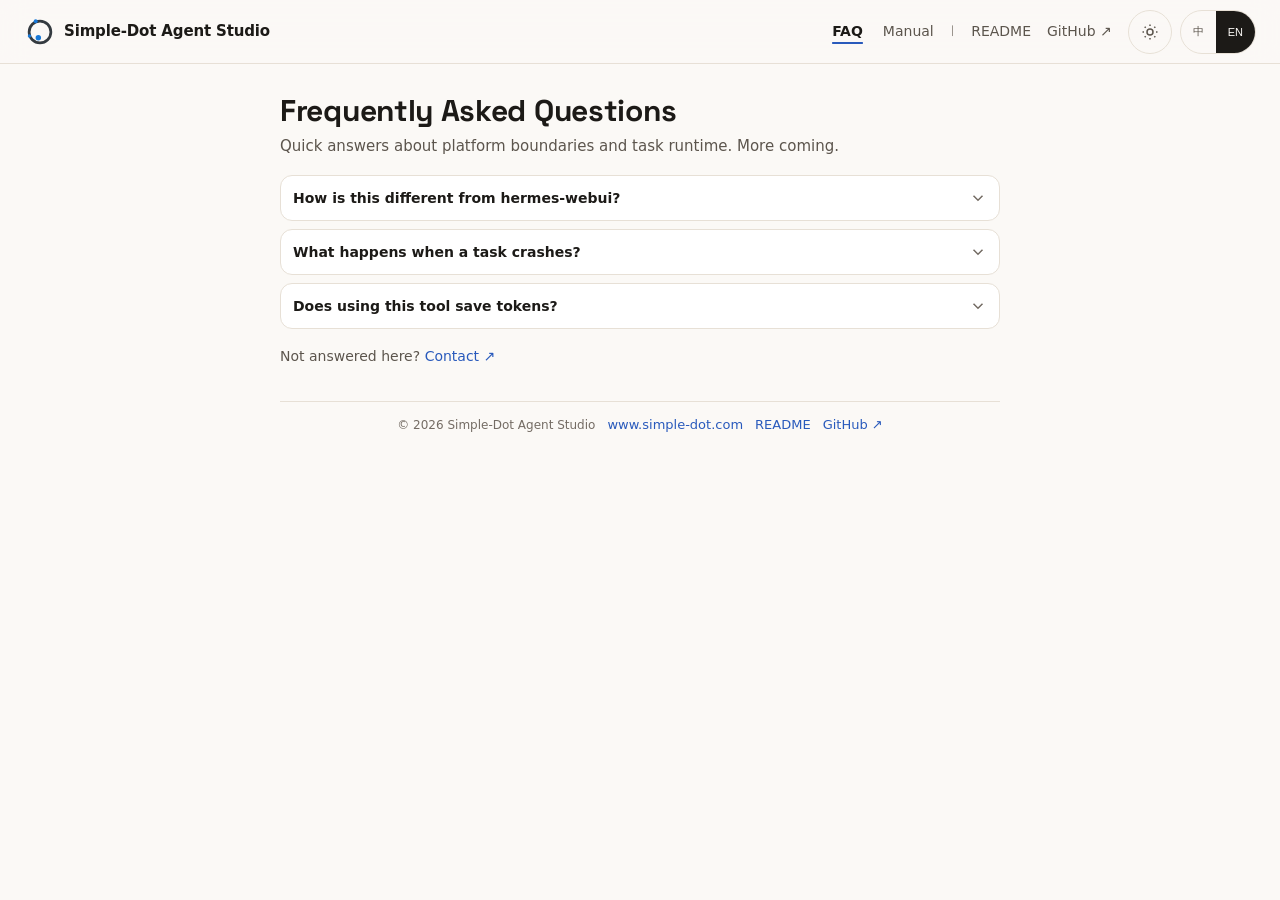
<file: faq.html>
<!DOCTYPE html>
<html lang="zh-CN" data-lang="zh">
<head>
<meta charset="UTF-8">
<meta name="viewport" content="width=device-width, initial-scale=1">
<title data-i18n="faqp.title">常见问题 · Simple-Dot Agent Studio</title>
<meta name="description" data-i18n-attr="content:faqp.desc" content="Simple-Dot Agent Studio 常见问题：平台边界、任务故障、token 消耗与快问快答。">
<link rel="icon" type="image/svg+xml" href="assets/favicon.svg">
<!-- V12 独立静态页 (UX-V12 §3): tokens/shell 复用主站, pages 为两新页专属片; index 专属片不引 (D1) -->
<link rel="stylesheet" href="styles/tokens.css">
<link rel="stylesheet" href="styles/shell.css">
<link rel="stylesheet" href="styles/pages.css">
<!-- i18n boot: 原样复制 index.html 同名内联段 (sas-lang 同键 = AC-E03 跨页一致) -->
<script>
(function(){
  var l; try { l = localStorage.getItem('sas-lang'); } catch(e) {}
  if (l !== 'zh' && l !== 'en')
    l = (navigator.language || 'en').toLowerCase().indexOf('zh') === 0 ? 'zh' : 'en';
  var d = document.documentElement;
  d.setAttribute('lang', l === 'zh' ? 'zh-CN' : 'en');
  d.setAttribute('data-lang', l);
  if (l !== 'zh') d.classList.add('i18n-pending');
  d.classList.add('js'); // 脚本可用标记: 无 JS 走全展开降级 (UX-V12 D5)
})();
</script>
<!-- theme boot: 原样复制 index.html 同名内联段 (sas-theme 同键) -->
<meta name="theme-color" content="#fbf9f6">
<script>
(function(){
  var t; try { t = localStorage.getItem('sas-theme'); } catch(e) {}
  if (t !== 'light' && t !== 'dark')
    t = (window.matchMedia && matchMedia('(prefers-color-scheme: dark)').matches) ? 'dark' : 'light';
  var d = document.documentElement;
  d.setAttribute('data-theme', t);
  var mc = document.querySelector('meta[name="theme-color"]');
  if (mc) mc.setAttribute('content', t === 'dark' ? '#0f0e10' : '#fbf9f6');
})();
</script>
<script defer src="scripts/i18n.js"></script>
<script defer src="scripts/i18n-en.js"></script>
<script defer src="scripts/pages.js"></script>
<script defer src="scripts/logo.js"></script>
</head>
<body>
<a class="skip-link" href="#main" data-i18n="a11y.skip">跳到主内容</a>
<!-- ===== V12 新页页头 (UX-V12 §5.4): 品牌回程 index.html#start + FAQ/手册互链 + README/GitHub + 主题 + 语言 ===== -->
<header class="site-header">
  <a class="shell-brand" href="index.html#start" aria-label="Simple-Dot Agent Studio">
    <canvas class="logo-mark" data-logo="light" data-size="32" aria-hidden="true"></canvas>
    <noscript><img width="32" height="32" alt="" aria-hidden="true" src="data:image/svg+xml,%3Csvg xmlns='http://www.w3.org/2000/svg' viewBox='0 0 16 16'%3E%3Ccircle cx='8' cy='8' r='5.4' fill='none' stroke='%23343A40' stroke-width='1.7'/%3E%3Ccircle cx='3.9' cy='3.9' r='1.35' fill='%231E90FF'/%3E%3Ccircle cx='4.0' cy='12.0' r='1.2' fill='%231E90FF'/%3E%3Ccircle cx='10.0' cy='10.0' r='1.8' fill='%231E90FF'/%3E%3C/svg%3E"></noscript>
    <span class="logo-word">Simple-Dot Agent Studio</span>
  </a>
  <div class="shell-spacer"></div>
  <nav class="nav-links" aria-label="文档页导航" data-i18n-attr="aria-label:pill.aria">
    <a href="faq.html" class="is-active" aria-current="page" data-i18n="nav.faq">FAQ</a>
    <a href="manual.html" data-i18n="nav.manual">使用手册</a>
  </nav>
  <span class="mtag" aria-hidden="true">│</span>
  <nav class="nav-ext" aria-label="外链">
    <a href="https://github.com/feigbar-SimpleDot/simpledot-agent-studio" rel="noopener" target="_blank" class="wordmark">README</a>
    <a href="https://github.com/feigbar-SimpleDot/simpledot-agent-studio" rel="noopener" target="_blank">GitHub ↗</a>
  </nav>
  <div class="shell-actions">
    <button type="button" class="icon-btn theme-toggle" aria-pressed="false" data-i18n-attr="aria-label:theme.toggle" aria-label="切换主题">
      <svg class="ic-sun" aria-hidden="true" viewBox="0 0 24 24" fill="none" stroke="currentColor" stroke-width="2"><circle cx="12" cy="12" r="4"/><path d="M12 2v2M12 20v2M4.9 4.9l1.4 1.4M17.7 17.7l1.4 1.4M2 12h2M20 12h2M4.9 19.1l1.4-1.4M17.7 6.3l1.4-1.4"/></svg>
      <svg class="ic-moon" aria-hidden="true" viewBox="0 0 24 24" fill="none" stroke="currentColor" stroke-width="2"><path d="M21 12.8A9 9 0 1111.2 3a7 7 0 009.8 9.8z"/></svg>
    </button>
    <div class="lang-switch" role="group" data-i18n-attr="aria-label:lang.switch" aria-label="切换语言">
      <button type="button" data-lang-btn="zh" aria-checked="true">中</button>
      <button type="button" data-lang-btn="en" aria-checked="false">EN</button>
    </div>
  </div>
  <button type="button" class="hamburger" aria-expanded="false" aria-controls="mobileMenu" data-i18n-attr="aria-label:a11y.menu" aria-label="菜单">
    <svg aria-hidden="true" viewBox="0 0 24 24" fill="none" stroke="currentColor" stroke-width="1.5"><path d="M3 6h18M3 12h18M3 18h18"/></svg>
  </button>
</header>
<div class="menu-overlay" id="menuOverlay"></div>
<nav class="mobile-menu" id="mobileMenu" data-i18n-attr="aria-label:a11y.nav.mobile" aria-label="移动端导航">
  <a href="faq.html" class="is-active" aria-current="page" data-i18n="nav.faq">FAQ</a>
  <a href="manual.html" data-i18n="nav.manual">使用手册</a>
  <a href="index.html#start" data-i18n="nav.screen.start">快速开始</a>
  <a href="https://github.com/feigbar-SimpleDot/simpledot-agent-studio" rel="noopener" target="_blank" class="wordmark">README</a>
  <a href="https://github.com/feigbar-SimpleDot/simpledot-agent-studio" rel="noopener" target="_blank">GitHub ↗</a>
  <div class="mm-row">
    <div class="lang-switch" role="group" data-i18n-attr="aria-label:lang.switch" aria-label="切换语言">
      <button type="button" data-lang-btn="zh" aria-checked="true">中</button>
      <button type="button" data-lang-btn="en" aria-checked="false">EN</button>
    </div>
  </div>
  <div class="mm-row">
    <button type="button" class="icon-btn theme-toggle" aria-pressed="false" data-i18n-attr="aria-label:theme.toggle" aria-label="切换主题">
      <svg class="ic-sun" aria-hidden="true" viewBox="0 0 24 24" fill="none" stroke="currentColor" stroke-width="2"><circle cx="12" cy="12" r="4"/><path d="M12 2v2M12 20v2M4.9 4.9l1.4 1.4M17.7 17.7l1.4 1.4M2 12h2M20 12h2M4.9 19.1l1.4-1.4M17.7 6.3l1.4-1.4"/></svg>
      <svg class="ic-moon" aria-hidden="true" viewBox="0 0 24 24" fill="none" stroke="currentColor" stroke-width="2"><path d="M21 12.8A9 9 0 1111.2 3a7 7 0 009.8 9.8z"/></svg>
    </button>
  </div>
</nav>
<main id="main" class="page" tabindex="-1">
  <div class="page-head">
    <h1 data-i18n="faqp.h1">常见问题</h1>
    <p class="page-sub" data-i18n="faqp.sub">关于平台边界与任务运行的高频问题，持续补充。</p>
  </div>
  <!-- 种子内容 (UX-V12 §3.4 零伪造台账): faqp.q1/a1 = 屏3 faq.q1/a1 逐字; faqp.q2/a2 = 屏3 faq.q3/a3 逐字;
       追加纪律 = 新增 .faq-item 同构块 + 一对 faqp.qN/aN 键, 布局 CSS 零改动 -->
  <div class="faq-list" id="faqList">
    <div class="faq-item" id="q-diff-webui">
      <h2><button type="button" class="faq-btn" aria-expanded="false">
        <span data-i18n="faqp.q1">和 hermes-webui 有什么区别？</span>
        <svg aria-hidden="true" class="chev" width="18" height="18" viewBox="0 0 24 24" fill="none" stroke="currentColor" stroke-width="2"><path d="M6 9l6 6 6-6"/></svg>
      </button></h2>
      <div class="faq-body"><div class="faq-inner"><p data-i18n="faqp.a1">本平台是为「任务编排」服务的轻量界面（看板 + 对话入口 + 执行员注册），不是 Hermes 的通用 Web 前端。需要更完善的 WebUI 请用 hermes-webui。</p></div></div>
    </div>
    <div class="faq-item" id="q-task-crash">
      <h2><button type="button" class="faq-btn" aria-expanded="false">
        <span data-i18n="faqp.q2">任务跑挂了怎么办？</span>
        <svg aria-hidden="true" class="chev" width="18" height="18" viewBox="0 0 24 24" fill="none" stroke="currentColor" stroke-width="2"><path d="M6 9l6 6 6-6"/></svg>
      </button></h2>
      <div class="faq-body"><div class="faq-inner"><p data-i18n="faqp.a2">会话存档独立于进程存活，执行容器崩溃后可凭存档同会话恢复；失败只标记阻塞、绝不误判成功，重派是主控（main）的显式决策。</p></div></div>
    </div>
    <div class="faq-item" id="q-token-save">
      <h2><button type="button" class="faq-btn" aria-expanded="false">
        <span data-i18n="faqp.q3">使用这个工具可以节省 token 吗？</span>
        <svg aria-hidden="true" class="chev" width="18" height="18" viewBox="0 0 24 24" fill="none" stroke="currentColor" stroke-width="2"><path d="M6 9l6 6 6-6"/></svg>
      </button></h2>
      <div class="faq-body"><div class="faq-inner"><p data-i18n="faqp.a3">严格来说，这不是一个简单的"能不能"的问题。Simple-Dot 依靠多个 Agent 协作来保证长时任务的稳定执行：每个 Agent 都会生成报告，交由主控（main）检查核对——这本身会产生 token 消耗。但它换来的是更少的后期返工，也避免了反复上下文压缩带来的重复澄清，以及上下文超限后不得不重开对话、重新补 prompt 的过程——这些往往才是长时任务里更大、更难避免的 token 开销。因此，我们更建议没有 token 焦虑的用户使用 Simple-Dot：如果你有本地算力，或者有高额度的 coding plan，Simple-Dot 会大大提升你的幸福感。</p></div></div>
    </div>
  </div>
  <p class="faq-foot"><span data-i18n="faqp.foot">没找到答案？</span> <a href="index.html#contact"><span data-i18n="nav.screen.contact">联系我们</span> ↗</a></p>
  <footer class="ft-strip">
    <span class="ft-copy">© 2026 Simple-Dot Agent Studio</span>
    <a href="https://www.simple-dot.com" rel="noopener" target="_blank" data-i18n-attr="aria-label:ft.site" aria-label="官网">www.simple-dot.com</a>
    <a href="https://github.com/feigbar-SimpleDot/simpledot-agent-studio" rel="noopener" target="_blank" class="wordmark">README</a>
    <a href="https://github.com/feigbar-SimpleDot/simpledot-agent-studio" rel="noopener" target="_blank">GitHub ↗</a>
  </footer>
</main>
<div class="live-region sr-only" aria-live="polite" id="liveRegion"></div>
</body>
</html>
</file>
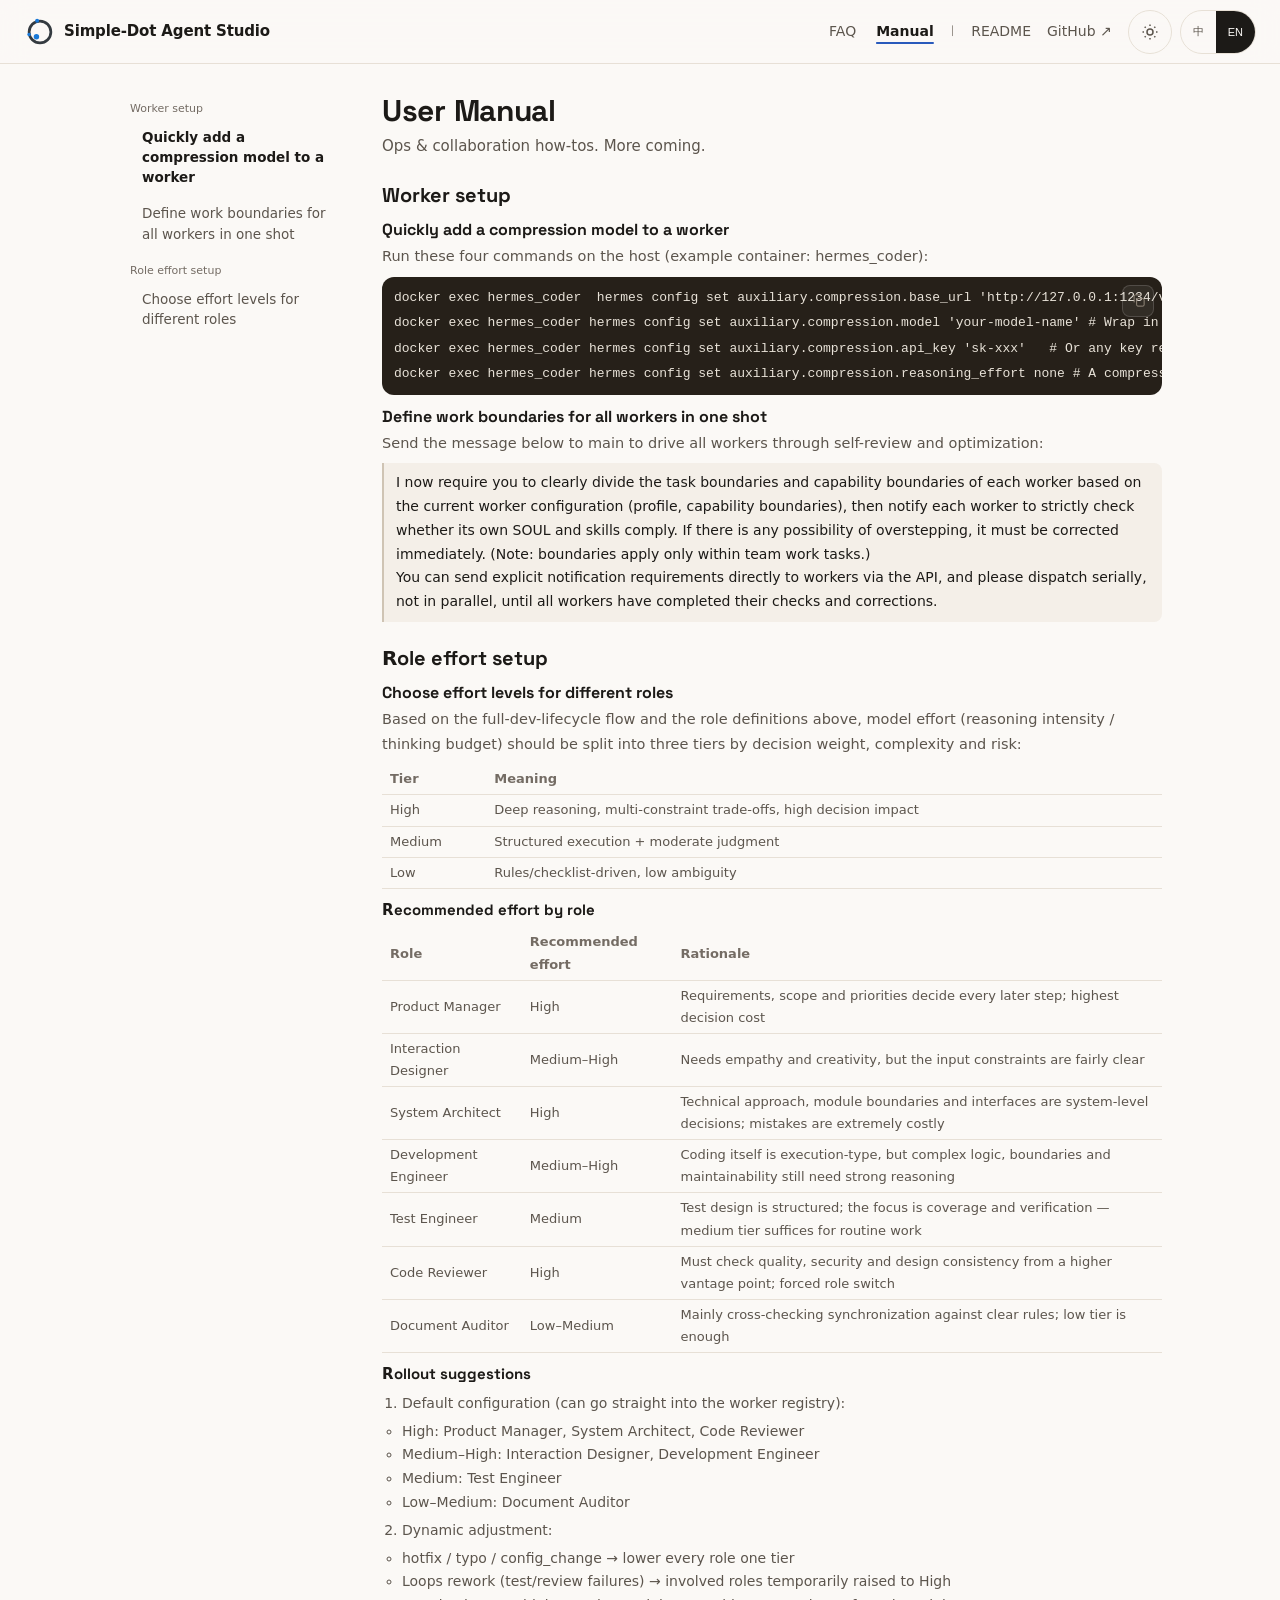
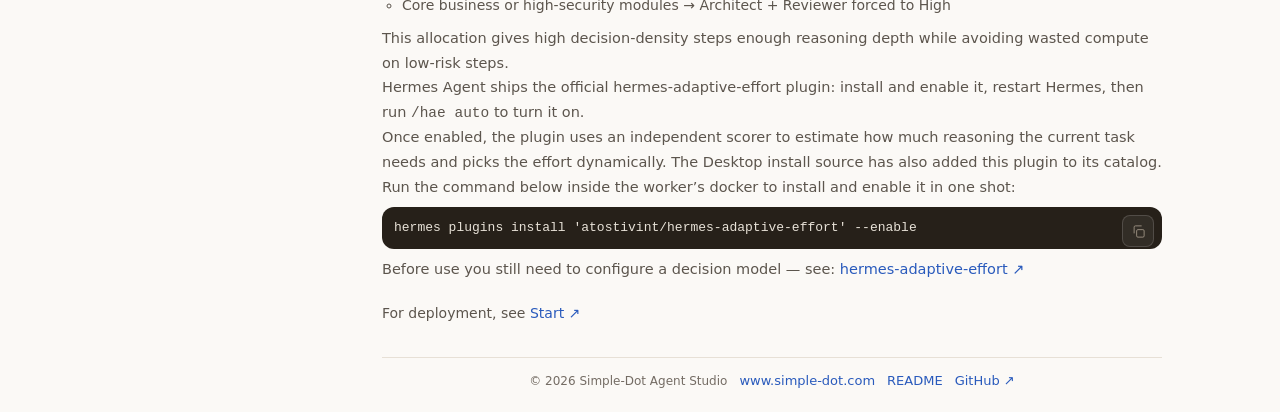
<file: manual.html>
<!DOCTYPE html>
<html lang="zh-CN" data-lang="zh">
<head>
<meta charset="UTF-8">
<meta name="viewport" content="width=device-width, initial-scale=1">
<title data-i18n="manp.title">使用手册 · Simple-Dot Agent Studio</title>
<meta name="description" data-i18n-attr="content:manp.desc" content="Simple-Dot Agent Studio 使用手册：worker 配置与协作 how-to。">
<link rel="icon" type="image/svg+xml" href="assets/favicon.svg">
<!-- V12 独立静态页 (UX-V12 §4): tokens/shell 复用主站, pages 为两新页专属片; index 专属片不引 (D1) -->
<link rel="stylesheet" href="styles/tokens.css">
<link rel="stylesheet" href="styles/shell.css">
<link rel="stylesheet" href="styles/pages.css">
<!-- i18n boot: 原样复制 index.html 同名内联段 (sas-lang 同键 = AC-E03 跨页一致) -->
<script>
(function(){
  var l; try { l = localStorage.getItem('sas-lang'); } catch(e) {}
  if (l !== 'zh' && l !== 'en')
    l = (navigator.language || 'en').toLowerCase().indexOf('zh') === 0 ? 'zh' : 'en';
  var d = document.documentElement;
  d.setAttribute('lang', l === 'zh' ? 'zh-CN' : 'en');
  d.setAttribute('data-lang', l);
  if (l !== 'zh') d.classList.add('i18n-pending');
  d.classList.add('js'); // 脚本可用标记: 无 JS 走正文直出 + 复制钮隐藏降级 (UX-V12 AC-C04)
})();
</script>
<!-- theme boot: 原样复制 index.html 同名内联段 (sas-theme 同键) -->
<meta name="theme-color" content="#fbf9f6">
<script>
(function(){
  var t; try { t = localStorage.getItem('sas-theme'); } catch(e) {}
  if (t !== 'light' && t !== 'dark')
    t = (window.matchMedia && matchMedia('(prefers-color-scheme: dark)').matches) ? 'dark' : 'light';
  var d = document.documentElement;
  d.setAttribute('data-theme', t);
  var mc = document.querySelector('meta[name="theme-color"]');
  if (mc) mc.setAttribute('content', t === 'dark' ? '#0f0e10' : '#fbf9f6');
})();
</script>
<script defer src="scripts/i18n.js"></script>
<script defer src="scripts/i18n-en.js"></script>
<script defer src="scripts/pages.js"></script>
<script defer src="scripts/logo.js"></script>
</head>
<body>
<a class="skip-link" href="#main" data-i18n="a11y.skip">跳到主内容</a>
<!-- ===== V12 新页页头 (UX-V12 §5.4): 品牌回程 index.html#start + FAQ/手册互链 + README/GitHub + 主题 + 语言 ===== -->
<header class="site-header">
  <a class="shell-brand" href="index.html#start" aria-label="Simple-Dot Agent Studio">
    <canvas class="logo-mark" data-logo="light" data-size="32" aria-hidden="true"></canvas>
    <noscript><img width="32" height="32" alt="" aria-hidden="true" src="data:image/svg+xml,%3Csvg xmlns='http://www.w3.org/2000/svg' viewBox='0 0 16 16'%3E%3Ccircle cx='8' cy='8' r='5.4' fill='none' stroke='%23343A40' stroke-width='1.7'/%3E%3Ccircle cx='3.9' cy='3.9' r='1.35' fill='%231E90FF'/%3E%3Ccircle cx='4.0' cy='12.0' r='1.2' fill='%231E90FF'/%3E%3Ccircle cx='10.0' cy='10.0' r='1.8' fill='%231E90FF'/%3E%3C/svg%3E"></noscript>
    <span class="logo-word">Simple-Dot Agent Studio</span>
  </a>
  <div class="shell-spacer"></div>
  <nav class="nav-links" aria-label="文档页导航" data-i18n-attr="aria-label:pill.aria">
    <a href="faq.html" data-i18n="nav.faq">FAQ</a>
    <a href="manual.html" class="is-active" aria-current="page" data-i18n="nav.manual">使用手册</a>
  </nav>
  <span class="mtag" aria-hidden="true">│</span>
  <nav class="nav-ext" aria-label="外链">
    <a href="https://github.com/feigbar-SimpleDot/simpledot-agent-studio" rel="noopener" target="_blank" class="wordmark">README</a>
    <a href="https://github.com/feigbar-SimpleDot/simpledot-agent-studio" rel="noopener" target="_blank">GitHub ↗</a>
  </nav>
  <div class="shell-actions">
    <button type="button" class="icon-btn theme-toggle" aria-pressed="false" data-i18n-attr="aria-label:theme.toggle" aria-label="切换主题">
      <svg class="ic-sun" aria-hidden="true" viewBox="0 0 24 24" fill="none" stroke="currentColor" stroke-width="2"><circle cx="12" cy="12" r="4"/><path d="M12 2v2M12 20v2M4.9 4.9l1.4 1.4M17.7 17.7l1.4 1.4M2 12h2M20 12h2M4.9 19.1l1.4-1.4M17.7 6.3l1.4-1.4"/></svg>
      <svg class="ic-moon" aria-hidden="true" viewBox="0 0 24 24" fill="none" stroke="currentColor" stroke-width="2"><path d="M21 12.8A9 9 0 1111.2 3a7 7 0 009.8 9.8z"/></svg>
    </button>
    <div class="lang-switch" role="group" data-i18n-attr="aria-label:lang.switch" aria-label="切换语言">
      <button type="button" data-lang-btn="zh" aria-checked="true">中</button>
      <button type="button" data-lang-btn="en" aria-checked="false">EN</button>
    </div>
  </div>
  <button type="button" class="hamburger" aria-expanded="false" aria-controls="mobileMenu" data-i18n-attr="aria-label:a11y.menu" aria-label="菜单">
    <svg aria-hidden="true" viewBox="0 0 24 24" fill="none" stroke="currentColor" stroke-width="1.5"><path d="M3 6h18M3 12h18M3 18h18"/></svg>
  </button>
</header>
<div class="menu-overlay" id="menuOverlay"></div>
<nav class="mobile-menu" id="mobileMenu" data-i18n-attr="aria-label:a11y.nav.mobile" aria-label="移动端导航">
  <a href="faq.html" data-i18n="nav.faq">FAQ</a>
  <a href="manual.html" class="is-active" aria-current="page" data-i18n="nav.manual">使用手册</a>
  <a href="index.html#start" data-i18n="nav.screen.start">快速开始</a>
  <a href="https://github.com/feigbar-SimpleDot/simpledot-agent-studio" rel="noopener" target="_blank" class="wordmark">README</a>
  <a href="https://github.com/feigbar-SimpleDot/simpledot-agent-studio" rel="noopener" target="_blank">GitHub ↗</a>
  <div class="mm-row">
    <div class="lang-switch" role="group" data-i18n-attr="aria-label:lang.switch" aria-label="切换语言">
      <button type="button" data-lang-btn="zh" aria-checked="true">中</button>
      <button type="button" data-lang-btn="en" aria-checked="false">EN</button>
    </div>
  </div>
  <div class="mm-row">
    <button type="button" class="icon-btn theme-toggle" aria-pressed="false" data-i18n-attr="aria-label:theme.toggle" aria-label="切换主题">
      <svg class="ic-sun" aria-hidden="true" viewBox="0 0 24 24" fill="none" stroke="currentColor" stroke-width="2"><circle cx="12" cy="12" r="4"/><path d="M12 2v2M12 20v2M4.9 4.9l1.4 1.4M17.7 17.7l1.4 1.4M2 12h2M20 12h2M4.9 19.1l1.4-1.4M17.7 6.3l1.4-1.4"/></svg>
      <svg class="ic-moon" aria-hidden="true" viewBox="0 0 24 24" fill="none" stroke="currentColor" stroke-width="2"><path d="M21 12.8A9 9 0 1111.2 3a7 7 0 009.8 9.8z"/></svg>
    </button>
  </div>
</nav>
<!-- 双栏 (UX-V12 §4.1): ≥1024 左 sticky TOC + 右正文; ≤1023 TOC 折叠 <details> (markup 带 open = 无 JS 常开可读) -->
<main id="main" class="page page--two-col" tabindex="-1">
  <nav class="man-toc" aria-label="手册目录" data-i18n-attr="aria-label:manp.toc.aria">
    <details open>
      <summary><span data-i18n="manp.toc.title">目录</span></summary>
      <ul>
        <li class="man-toc-cat"><span data-i18n="manp.cat.setup">Worker 配置 / Worker setup</span>
          <ul>
            <li><a href="#compression-model" data-i18n="manp.entry1.title">如何快速为 worker 添加压缩模型</a></li>
            <li><a href="#worker-boundaries" data-i18n="manp.entry2.title">如何快速为所有 worker 明确工作边界</a></li>
          </ul>
        </li>
        <li class="man-toc-cat"><span data-i18n="manp.cat.effort">角色 Effort 配置 / Role effort setup</span>
          <ul>
            <li><a href="#role-effort" data-i18n="manp.entry3.title">如何为不同的角色选择 effort 等级</a></li>
          </ul>
        </li>
      </ul>
    </details>
  </nav>
  <article class="man-body">
    <div class="page-head">
      <h1 data-i18n="manp.h1">使用手册</h1>
      <p class="page-sub" data-i18n="manp.sub">运维与协作 how-to，持续补充。</p>
    </div>
    <!-- 种子内容 (UX-V12 §4.4 逐字符保真台账): = issue #11 两评论原文 (docs-source/ISSUES-V12.md),
         命令本体不进 i18n (双语逐字节一致, REQ-v15 §2 裁决); V15 起 entry1 代码块注释与占位符值、
         entry2 .man-quote 引用内容经 manp.entry1.code / manp.entry2.quote 双语成对键, DOM 直出为 ZH 兜底;
         新分类 = 新 .man-cat 块 + TOC 一项 (AC-B03) -->
    <section class="man-cat" id="cat-setup">
      <h2 data-i18n="manp.cat.setup">Worker 配置 / Worker setup</h2>
      <article class="man-entry" id="compression-model">
        <h3 data-i18n="manp.entry1.title">如何快速为 worker 添加压缩模型</h3>
        <p data-i18n="manp.entry1.lead">在宿主机依次执行以下四条命令（示例容器名 hermes_coder）：</p>
        <div class="code-block"><button class="copy-btn" aria-label="复制" data-i18n-attr="aria-label:a11y.copy"><svg aria-hidden="true" class="ic-copy" viewBox="0 0 24 24" fill="none" stroke="currentColor" stroke-width="1.5"><rect x="9" y="9" width="12" height="12" rx="2"/><path d="M5 15V5a2 2 0 012-2h10"/></svg><svg aria-hidden="true" class="ic-check" viewBox="0 0 24 24" fill="none" stroke="currentColor" stroke-width="2"><path d="M20 6L9 17l-5-5"/></svg></button><pre><code data-i18n="manp.entry1.code">docker exec hermes_coder  hermes config set auxiliary.compression.base_url 'http://127.0.0.1:1234/v1'
docker exec hermes_coder hermes config set auxiliary.compression.model '你的模型名' # 有空格时用引号括起来，
docker exec hermes_coder hermes config set auxiliary.compression.api_key 'sk-xxx'   # 或任意本地服务要求的 key，不需要时可以不加，点号 . 在 key 里要转义
docker exec hermes_coder hermes config set auxiliary.compression.reasoning_effort none # 压缩模型不需要太强的思考，none关闭或者low就行</code></pre></div>
      </article>
      <article class="man-entry" id="worker-boundaries">
        <h3 data-i18n="manp.entry2.title">如何快速为所有 worker 明确工作边界</h3>
        <p data-i18n="manp.entry2.lead">在 main 中发送下面这条信息，即可驱动所有 worker 完成自我审查和优化：</p>
        <div class="man-quote"><p data-i18n-html="manp.entry2.quote">我现在要求你根据当前worker的配置（简介，能力边界），清晰划分每个worker的任务边界和能力边界，然后通知各个worker严格检查自己的SOUL和skill是否满足，如果有越界的可能，必须立刻进行修正。（注意，边界仅在team work任务中生效）。<br>你可以通过api直接给worker发送明确的通知要求，并且，请串行分发，而不是并行。知道所有worker完成检查和修正。</p></div>
      </article>
    </section>
    <!-- V14 新分类 (issue #11 评论 683 / TRIAGE §3): 新 .man-cat 块 + TOC 一项 (AC-B03);
         档位/角色/Effort 名为双语同形 DOM 直出, 译文文本走 manp.entry3.* i18n 成对键;
         三条逐字锚点: 安装命令 / 插件仓库链接 / /hae auto 指令 -->
    <section class="man-cat" id="cat-effort">
      <h2 data-i18n="manp.cat.effort">角色 Effort 配置 / Role effort setup</h2>
      <article class="man-entry" id="role-effort">
        <h3 data-i18n="manp.entry3.title">如何为不同的角色选择 effort 等级</h3>
        <p data-i18n="manp.entry3.lead">根据前面的 full-dev-lifecycle 流程和角色定义，模型 effort（推理强度/思考预算）建议按任务的决策权重、复杂度和风险分成三档：</p>
        <div class="man-tablewrap">
          <table class="man-table">
            <thead><tr><th data-i18n="manp.entry3.th.tier">档位</th><th data-i18n="manp.entry3.th.meaning">含义</th></tr></thead>
            <tbody>
              <tr><td>High</td><td data-i18n="manp.entry3.tier.high">需要深度推理、多约束权衡、决策影响大</td></tr>
              <tr><td>Medium</td><td data-i18n="manp.entry3.tier.medium">结构化执行 + 适度判断</td></tr>
              <tr><td>Low</td><td data-i18n="manp.entry3.tier.low">规则/清单驱动，歧义低</td></tr>
            </tbody>
          </table>
        </div>
        <h4 data-i18n="manp.entry3.h.roles">各角色推荐 Effort</h4>
        <div class="man-tablewrap">
          <table class="man-table">
            <thead><tr><th data-i18n="manp.entry3.th.role">角色</th><th data-i18n="manp.entry3.th.effort">推荐 Effort</th><th data-i18n="manp.entry3.th.why">理由</th></tr></thead>
            <tbody>
              <tr><td>Product Manager</td><td>High</td><td data-i18n="manp.entry3.r1">需求梳理、范围与优先级直接决定后续所有步骤，决策成本最高</td></tr>
              <tr><td>Interaction Designer</td><td>Medium–High</td><td data-i18n="manp.entry3.r2">需要同理心与创造性，但仍有较清晰的输入约束</td></tr>
              <tr><td>System Architect</td><td>High</td><td data-i18n="manp.entry3.r3">技术方案、模块边界、接口是系统级决策，错误代价极高</td></tr>
              <tr><td>Development Engineer</td><td>Medium–High</td><td data-i18n="manp.entry3.r4">编码本身是执行型，但复杂逻辑、边界与可维护性仍需较强推理</td></tr>
              <tr><td>Test Engineer</td><td>Medium</td><td data-i18n="manp.entry3.r5">测试设计有结构，重点在覆盖与验证，常规用中档即可</td></tr>
              <tr><td>Code Reviewer</td><td>High</td><td data-i18n="manp.entry3.r6">必须站在更高视角检查质量、安全与设计一致性，强制换人</td></tr>
              <tr><td>Document Auditor</td><td>Low–Medium</td><td data-i18n="manp.entry3.r7">主要是对照检查同步性，规则明确，低档足够</td></tr>
            </tbody>
          </table>
        </div>
        <h4 data-i18n="manp.entry3.h.plan">落地建议</h4>
        <ol class="man-list">
          <li>
            <p data-i18n="manp.entry3.plan1">默认配置（可直接写入 worker registry）：</p>
            <ul>
              <li data-i18n="manp.entry3.plan.hi">High：Product Manager、System Architect、Code Reviewer</li>
              <li data-i18n="manp.entry3.plan.medhigh">Medium–High：Interaction Designer、Development Engineer</li>
              <li data-i18n="manp.entry3.plan.med">Medium：Test Engineer</li>
              <li data-i18n="manp.entry3.plan.lowmed">Low–Medium：Document Auditor</li>
            </ul>
          </li>
          <li>
            <p data-i18n="manp.entry3.plan2">动态调整：</p>
            <ul>
              <li data-i18n="manp.entry3.plan.hotfix">hotfix / typo / config_change → 整体下调一档</li>
              <li data-i18n="manp.entry3.plan.loops">出现 loops 回流（测试/审查失败）→ 相关角色临时升到 High</li>
              <li data-i18n="manp.entry3.plan.core">核心业务或高安全模块 → Architect + Reviewer 强制 High</li>
            </ul>
          </li>
        </ol>
        <p data-i18n="manp.entry3.closing">这样分配能让高决策密度的步骤获得足够推理深度，同时避免在低风险步骤上浪费算力。</p>
        <p><span data-i18n="manp.entry3.plug1">Hermes Agent 官方提供了插件 hermes-adaptive-effort：安装并启用该插件，重启 Hermes，使用</span> <code>/hae auto</code> <span data-i18n="manp.entry3.plug1b">开启。</span></p>
        <p data-i18n="manp.entry3.plug3">开启后，插件会用独立的 scorer 自动评估当前任务需要多少 reasoning，再动态选择 effort。Desktop 安装源里也已经把这个插件加进了 catalog。</p>
        <p data-i18n="manp.entry3.plug4">在 worker 对应的 docker 中运行以下命令即可一键安装并启用：</p>
        <div class="code-block"><button class="copy-btn" aria-label="复制" data-i18n-attr="aria-label:a11y.copy"><svg aria-hidden="true" class="ic-copy" viewBox="0 0 24 24" fill="none" stroke="currentColor" stroke-width="1.5"><rect x="9" y="9" width="12" height="12" rx="2"/><path d="M5 15V5a2 2 0 012-2h10"/></svg><svg aria-hidden="true" class="ic-check" viewBox="0 0 24 24" fill="none" stroke="currentColor" stroke-width="2"><path d="M20 6L9 17l-5-5"/></svg></button><pre><code>hermes plugins install 'atostivint/hermes-adaptive-effort' --enable</code></pre></div>
        <p><span data-i18n="manp.entry3.plug5">但使用前还需要配置一个决策模型，具体请查看：</span> <a href="https://github.com/atostivint/hermes-adaptive-effort" rel="noopener" target="_blank">hermes-adaptive-effort ↗</a></p>
      </article>
    </section>
    <p class="man-foot"><span data-i18n="manp.foot">部署与快速上手见</span> <a href="index.html#start"><span data-i18n="nav.screen.start">快速开始</span> ↗</a></p>
    <footer class="ft-strip">
      <span class="ft-copy">© 2026 Simple-Dot Agent Studio</span>
      <a href="https://www.simple-dot.com" rel="noopener" target="_blank" data-i18n-attr="aria-label:ft.site" aria-label="官网">www.simple-dot.com</a>
      <a href="https://github.com/feigbar-SimpleDot/simpledot-agent-studio" rel="noopener" target="_blank" class="wordmark">README</a>
      <a href="https://github.com/feigbar-SimpleDot/simpledot-agent-studio" rel="noopener" target="_blank">GitHub ↗</a>
    </footer>
  </article>
</main>
<div class="live-region sr-only" aria-live="polite" id="liveRegion"></div>
</body>
</html>
</file>
<file: styles/tokens.css>
/* ===== V5 tokens: V4 全量继承 (值逐字节未动) + V5 新增 14 token 双档 (UX-V5 §2) =====
   对比度均经 WCAG 2.1 实算 (UX-V5 §2.2, 脚本存档可复跑); 裸色纪律: 全部色值集中在本片,
   03~06 样式片只允许 var() 引用 (grep hex 审计口径见 IMPL-NOTES-V5 §4) */

/* ===== V13 门1 (issue #16 / R-V13-14): display 字族自托管 —— 方案 B (仅拉丁面) =====
   实测 (fonts.googleapis.com css2 &text= 子集化, 标题真实字形集 = 三页 h1~h4 静态文
   + i18n 两字典命中键并集; CJK 105 字 + 符号 6 = 111):
     Noto Sans SC 700 CJK-only 子集 = 16612 B; 拉丁面 Space Grotesk 700 = 4168 B;
     合计 20780 B > 18 KB 硬红线 (18432 B) → 按 R-V13-14 退方案 B:
     仅拉丁 display 面自托管, 中文标题继续现有栈 (门 1 记「部分整改」)。
   重跑子集: 完整 css2 &text= URL 模板见 docs/implementation-notes-v13-c.md
   (woff2 URL 必须从 css2 响应现场解析, 手拼 gstatic 会 404; 仓库内保持零外链纪律)。
   字形缺口红线: 本面只覆盖当前标题字形 (unicode-range 逐字节抄自 css2 响应);
   后续标题文案新增拉丁字符须重跑子集, 缺字自动回落 fallback 栈。 */
@font-face{
  font-family:'SAS Display Grotesk';
  font-style:normal;
  font-weight:700;
  font-display:swap;
  src:url('../assets/fonts/space-grotesk-700.woff2') format('woff2');
  unicode-range:U+20,U+28-29,U+2c-2d,U+2f,U+3f,U+41,U+43-44,U+46-49,U+4c-4d,U+4f,U+51,U+53-57,U+59,U+61-69,U+6b-77,U+79,U+2014,U+2460-2463,U+2605;
}

/* ===== V13 门74 (issue #16 / R-V13-18): accent 去 Tailwind indigo-500 出厂色 —— OKLCH 自推锚点 =====
   推导 (脚本存档 docs/evidence-v13/impl-c-color.py, WCAG 实算同 §2.2 口径):
   - 品牌锚: --brand-blue #1E90FF = hsl(209.6) / oklch(0.652 0.190 253.2), --brand-dot #1878D8
     = hsl(210.0); 裁决记品牌 hue≈206°。出厂色 indigo-500 #4F46E5 = hsl(243.4) / oklch(0.511 0.230 277.0)。
   - 新锚点: 品牌 hue 向蓝偏 +10.4° → hsl 220 (窗口 10-15° 内), 饱和度 75.4%→64.2% (收一档),
     明度 45% 使 oklch L 0.492 压 indigo-500 的 0.511 半档 → accent = oklch(0.492 0.164 262.2)
     = #295abc (OKLCH 色相 262.2 与品牌 253.2 差 9.0, 远离 277 出厂带)。
   - 四档联动: hover = 同色相压暗 oklch(0.390 0.129 262.1) = #1b4089;
     soft = 同色相浅染 oklch(0.96 0.015 262) = #ebf2ff; on-dark (恒深面用) = 暗档 accent #9bbeff。
   - 暗档族: accent = oklch(0.800 0.100 262.4) = #9bbeff; hover = oklch(0.88 0.060 261) = #c6d8f9;
     soft = oklch(0.28 0.05 262) = #1b2942 (对暗档 secondary 7.88:1 ≥ 旧 7.79)。
   - 全表对比度新旧对照 = docs/evidence-v13/impl-c-contrast-table.txt, 0 项回退。
   - 同族派生 rgba (glow/星点/辉光) alpha 不变, 仅换成新 accent 分量
     (恒深面 --lb-* 与 --overlay-* 与 --qr-bg 不动, R-V13-24)。 */
:root{
  --bg-page:#fbf9f6;
  --bg-warm:#f4efe8;
  --bg-hero-grad:linear-gradient(165deg,#fdfcfa 0%,#f3eee6 55%,#e7ecf7 100%);   /* 末点 V13 门74: 原 #ece9f7 indigo 底染改同族 azure */
  --bg-dark:#211d19;
  --bg-dark-2:#2b2621;
  --bg-code:#262019;
  --text-primary:#1c1a17;
  --text-secondary:#5c554d;
  --text-tertiary:#746c64;   /* P1-AA 修复: 亮档由 #8a8177(3.35:1 on warm) 同色相加深, 实算 4.51~4.91:1 */
  --text-inverse:#f5f1ea;
  --text-inverse-muted:#c9c0b4;
  --accent:#295abc;          /* V13 门74: OKLCH 自推锚点 (见片头推导注释), 替代 Tailwind indigo-500 出厂值 #4f46e5 */
  --accent-hover:#1b4089;    /* 同族压暗档 (原 #4338ca = Tailwind indigo-700 出厂值) */
  --accent-soft:#ebf2ff;     /* 同族浅染 (原 #eef0fd 为 indigo 底染) */
  --accent-on-dark:#9bbeff;  /* 恒深面用 accent (原 #a5b4fc = Tailwind indigo-300 出厂值); 对深面板 8.38~9.65:1 ≥3 */
  --accent-warm:#b45309;
  --border:#e7e0d6;
  --border-strong:#cfc4b4;
  --border-dark:#3a332c;
  --success:#15803d;
  --success-tint:#e7f3ea;
  --warning:#92400e;
  --warning-tint:#fdf2e3;
  --danger:#b91c1c;
  --danger-tint:#fdeaea;
  /* ---- v3 品牌色 (仅 LOGO 图形与 favicon 使用, BRAND-V3 实算) ---- */
  --brand-blue:#1E90FF;
  --brand-dot:#1878D8;
  --brand-dot-dark:#4DABF7;
  --brand-ring:#343A40;
  --brand-ring-dark:#8A93A0;
  --code-text:#e8e2d8;
  --code-accent:#d97706;
  --code-comment:#9a8f80;
  /* RV6-P2-3: copy-btn 裸色提 token — 代码块两主题恒深, 定义于 :root 且暗档块不覆盖 */
  --copy-btn-border:rgba(255,255,255,.15);
  --copy-btn-bg:rgba(255,255,255,.06);
  --copy-btn-border-hover:rgba(255,255,255,.35);
  --radius-sm:8px;
  --radius-md:12px;
  --radius-lg:16px;
  --radius-xl:24px;
  --radius-pill:999px;
  /* ===== V13 门24b 间距 token (issue #17 / R-V13-15): 4px 阶梯 --space-1..--space-8 =====
     sweep 映射表 (同值同档全库唯一, 等距 tie 一律向下取档, sweep 脚本存档
     docs/evidence-v13/impl-e/sweep24b.py, 共 165 处机械替换):
       3→4  5→4  6→4 | 7→8  9→8  10→8 | 14→12 | 18→16 | 22→20 | 26→24 | 34→32
     既有同档值 4/8/12/16/20/24/28/32 一并 token 化 (门24a 同值字面清零纪律)。
     保留字面 (lint ≤2px 豁免档, 非阶梯): 1px/2px 微距 17 处。
     保留豁免 (光学值, R-V13-15 负 margin 不在 sweep 范围): cardstack.css 375 档
       .tcard/.card-ghost margin:-90px 0 0 -140px (卡 280×180 居中光学值, 改动即偏心)。
     门26b 驳回留痕 (R-V13-19, audit §四 实测驳回): 禁用态三通道齐全 =
       视觉 opacity:.42 (screen-v7 .shot-ctrl[disabled]) + cursor:not-allowed +
       hover 信号抑制 (:disabled:hover{transform:none;色不回涨});
       JS 侧另写 aria-busy。lint :disabled 伪类未命中按驳回记, 非缺陷。 */
  --space-1:4px;
  --space-2:8px;
  --space-3:12px;
  --space-4:16px;
  --space-5:20px;
  --space-6:24px;
  --space-7:28px;
  --space-8:32px;
  --shadow-soft:0 1px 2px rgba(28,26,23,.04),0 4px 12px rgba(28,26,23,.06);
  --shadow-lift:0 2px 4px rgba(28,26,23,.05),0 12px 32px rgba(28,26,23,.10);
  --shadow-glow:0 8px 40px rgba(41,90,188,.12);
  --font-sans:system-ui,-apple-system,"Segoe UI",Roboto,"PingFang SC","Hiragino Sans GB","Microsoft YaHei","Noto Sans CJK SC",sans-serif;
  --font-mono:ui-monospace,SFMono-Regular,"SF Mono",Menlo,Consolas,"Liberation Mono","Courier New",monospace;
  /* ---- v4 语义 token (UX-V4 §2.3 亮档值, 原样继承) ---- */
  --surface-card:#ffffff;
  --on-accent:#ffffff;
  --header-glass:rgba(251,249,246,.9);
  --border-glass:rgba(245,241,234,.42);
  --badge-neutral-bg:#ece5da;
  --success-strong:#166534;
  --ok-icon:#4ade80;
  --callout-fg:#92400e;   /* P1-AA 修复: 亮档 .warn 由 #f5c583(1.41:1) 换 warning 深值, 实算 6.20~6.75:1 */
  --shot-grad:linear-gradient(150deg,#f6f1e9 0%,#efe9e0 100%);
  --shot-grad-band:linear-gradient(150deg,#2b2621 0%,#332c25 100%); /* 深色带专用, 两主题恒深 */
  --shot-dot:#d8ccbb;
  --shot-icon:#b9ac9b;
  --shot-label:#6f6659;
  --shot-caption-bg:rgba(255,255,255,.5);
  --glow-accent:rgba(41,90,188,.14);   /* V13 门74: =新 accent (41,90,188), alpha 不变 */
  /* ---- V5 新增 14 token (UX-V5 §2.2 实算表, 亮档) ---- */
  --shell-h:64px;                                   /* 壳条高 = V6 header 实占高: 64 桌面 / 56 <1024 (移动 104 档随 C6 废除) */
  --shell-glass:rgba(251,249,246,.86);              /* 壳条毛玻璃底 */
  --pill-track:rgba(28,26,23,.06);                  /* 胶囊导航轨道底 */
  --pill-active-bg:#1c1a17;                         /* 当前项指示胶囊底 */
  --pill-active-fg:#fbf9f6;                         /* 当前项文字 16.52:1 PASS */
  --pill-idle-fg:#5c554d;                           /* 非当前项文字 6.20:1 PASS */
  --pill-idle-fg-hover:#1c1a17;                     /* hover 文字 14.97:1 PASS */
  --card-edge:rgba(28,26,23,.14);                   /* 卡面环境光描边 (装饰豁免 UX-V5 §2.3) */
  --card-ghost-edge:rgba(28,26,23,.10);             /* 虚线残影 (装饰豁免) */
  --star-1:110,122,150;                             /* 亮档主星点 slate (峰值 α .16, 星上正文 13.75:1) */
  --star-2:180,83,9;                                /* 亮档点缀星 warm (峰值 α .10, 星上正文 14.46:1) */
  --screen-bg-translucent:rgba(244,239,232,.88);    /* [V6 deprecated] 旧屏2/3满屏阅读底 (星空遮挡元凶, ST2-a 删除引用); token 定义保留, 新结构零引用 */
  --scrim-band:rgba(251,249,246,.55);               /* V6 局部底带 (UX-V6 §6 ST2-b/§9): 只垫内容列, 四周星空直出; 星峰最坏点正文 15.24:1 PASS */
  --menu-veil:rgba(28,26,23,.30);                   /* V6 移动菜单遮罩底 (header 汉堡焦点圈闭配套) */
  --font-display:'SAS Display Grotesk',system-ui,-apple-system,"Segoe UI",Roboto,"PingFang SC","Hiragino Sans GB","Microsoft YaHei","Noto Sans CJK SC",sans-serif; /* 展示角色: V13 门1 方案B 前置拉丁面 (CJK 继续现有栈, fallback 逐字节保持现值) */
  --stagger:40ms;                                   /* 屏切换交错级差 (n>5 屏兜底 32ms) */
  /* ---- V5.1 光与纵深 7 token 双档 (UX-POLISH-V5.1 §6, WCAG 实算全 PASS) ---- */
  --vignette:radial-gradient(ellipse 75% 65% at 50% 45%, transparent 55%, rgba(28,26,23,.05) 100%);
  /* V5.4 阴影加浓 (TEST-V5.3: '卡堆扁平阴影淡'): 三档 α .05/.09/.16 → .14/.24/.38, 模糊同步加大 */
  --card-shadow-1:0 3px 10px rgba(28,26,23,.14);    /* 后卡 */
  --card-shadow-2:0 8px 20px rgba(28,26,23,.24);    /* 中卡 */
  --card-shadow-3:0 18px 44px rgba(28,26,23,.38);   /* 顶卡 */
  --card-shadow-lift:0 26px 56px rgba(28,26,23,.30);  /* hover 抬升态: 影扩散 56px 且 α 略降 (§3.4) */
  --card-rim:inset 0 1px 0 rgba(255,255,255,.9);    /* 亮档=纸面受光顶缘高光, 无外发光 */
  --card-ambient:rgba(28,26,23,.10);                /* 主卡地影 (暖) */
  --star-glow-1:110,122,150;                        /* 亮星晕色 = star-1 同值 */
  --star-glow-2:110,122,150;                        /* V5.4 明星外晕扩散色 (slate) */
  --stack-glow:rgba(41,90,188,.07);                 /* V5.4 卡堆后环境辉光 (V13 门74 换 accent 分量, alpha 不变) */                 /* V5.4 卡堆后环境辉光 (亮档保守, 投影塑形哲学) */
  /* ---- V7 屏2 新增 3 token (UX-V7 §7.1; 走 token 双档, 散裸色=0) ---- */
  --sc-border-grad:linear-gradient(115deg,#b8506c 0%,#9c6212 48%,#2e7fa6 100%); /* 大卡 2px 渐变描边 (粉→黄→青, 亮档压深档) */
  --sc-tilt:-2.5deg;                                 /* 屏2 面板倾角 (<768 覆盖 -1.5deg) */
  --rail-y:0px;                                      /* 右栏高亮条 translateY 偏移 (JS 写, 600ms 缓动) */
  /* ---- V13 门48 提色 (issue #14 / R-V13-11): V11 灯箱/pager 批次 14 处裸色入 token 双档。
     恒深色面 (hint/lb/qr) 暗档同值重申, 纯 token 化, 色值逐字节与 V12 相同 ---- */
  --overlay-pager-bg:#ffffff;                         /* pager 序号指示底 (screen-v7 .shot-pager); V13 门18 毛玻璃→实心 (门29 glass): 原 rgba(255,255,255,.82)+blur → 不透明白, 分层靠明度+描边 */
  --overlay-ctrl-bg:rgba(255,255,255,.86);           /* 图组切换钮底 (screen-v7 .shot-ctrl) */
  --overlay-hint-bg:rgba(20,22,28,.55);              /* 放大提示 chip 底 (恒深) */
  --overlay-hint-fg:var(--text-inverse);             /* 放大提示图标色 = #f5f1ea (恒深 chip 面) */
  --lb-bg:rgba(12,10,8,.86);                         /* 灯箱遮罩底 (恒深, #f5f1ea 文本 ≈12:1) */
  --lb-ctrl-bg:rgba(20,22,28,.6);                    /* 灯箱关闭钮底 (恒深) */
  --lb-fg:var(--text-inverse);                       /* 灯箱文本/hover 描边 = #f5f1ea (固定深色面, 两档同值) */
  --lb-img-bg:#14161c;                               /* 灯箱图片垫底 (恒深) */
  --qr-bg:#fbf9f6;                                   /* 联系二维码占位底 (QR 图恒深上浅底, 两档同值) */
}
/* ===== V5 暗档覆盖 (UX-V4 §2.2 继承 + UX-V5 §2.2 新增暗值, 全部实算 PASS) ===== */
:root[data-theme="dark"]{
  --bg-page:#0f0e10;   /* V5.3: 暖棕#14110e→深中性黑, 与星空冷调协调不割裂; 全部暗档文字对比度对新底复算全 PASS (见 FIX-NOTES-V5.3 §3) */
  --bg-warm:#1c1815;
  --bg-hero-grad:linear-gradient(165deg,#191612 0%,#1b1917 55%,#18202c 100%);   /* 末点 V13 门74: 原 #1a1a24 indigo 底染改同族 azure */
  --bg-dark:#1f1b17;
  --bg-dark-2:#272119;
  --bg-code:#1a1611;
  --text-primary:#f4efe6;
  --text-secondary:#c6bdb0;
  --text-tertiary:#9a9083;
  --accent:#9bbeff;            /* V13 门74 暗档同族 (原 #a5b4fc); vs dark page 10.27:1 ≥ 旧 9.66 */
  --accent-hover:#c6d8f9;      /* 暗档 hover (原 #c7d2fe); vs dark page 13.38:1 ≥ 旧 12.91 */
  --accent-soft:#1b2942;       /* 暗档浅染 (原 #262647); secondary 7.84:1 ≥ 旧 7.79 */
  --accent-warm:#f2a35c;
  --border:#332c25;
  --border-strong:#7a6853;
  --border-dark:#3f382f;
  --success:#5dd48c;
  --success-tint:#1d2b22;
  --warning:#f5c583;
  --warning-tint:#342812;
  --danger:#f87171;
  --danger-tint:#341a1a;
  --code-accent:#f0a24a;
  --code-comment:#a89c8c;
  /* 品牌色暗覆盖: light-variant LOGO 在暗主题自动取亮环亮点 (UX-V4 §7) */
  --brand-ring:#8A93A0;
  --brand-dot:#4DABF7;
  /* v4 新增 token 暗档值 */
  --surface-card:#221d18;
  --on-accent:#14110e;
  --header-glass:rgba(20,17,14,.88);
  --badge-neutral-bg:#2e2822;
  --success-strong:#5dd48c;
  --callout-fg:#f5c583;
  --shot-grad:linear-gradient(150deg,#262119 0%,#2e2820 100%);
  --shot-dot:#4a423a;
  --shot-icon:#6b6154;
  --shot-label:#c9c0b4;
  --shot-caption-bg:rgba(0,0,0,.25);
  --glow-accent:rgba(155,190,255,.16);
  /* V5 新增 token 暗档值 */
  --shell-glass:rgba(20,17,14,.82);
  --pill-track:rgba(245,241,234,.08);
  --pill-active-bg:#f4efe6;
  --pill-active-fg:#14110e;                         /* 16.43:1 PASS */
  --pill-idle-fg:#c6bdb0;                           /* 8.42:1 PASS */
  --pill-idle-fg-hover:#f4efe6;                     /* 12.14:1 PASS */
  --card-edge:rgba(245,241,234,.18);                /* 装饰豁免 */
  --card-ghost-edge:rgba(245,241,234,.12);          /* 装饰豁免 */
  --star-1:244,239,230;                             /* 暗档暖白星 (峰值 α .22, 星上正文 8.73:1) */
  --star-2:155,190,255;                             /* 暗档点缀星 =accent (峰值 α .22, 星上正文 10.59:1) */
  --screen-bg-translucent:rgba(28,24,21,.88);       /* [V6 deprecated] 同亮档: 保留定义, 新结构零引用 */
  --scrim-band:rgba(15,14,16,.45);                  /* V6 局部底带暗档 (UX-V6 §9): 星峰最坏点正文 12.60:1 PASS */
  --menu-veil:rgba(0,0,0,.5);                       /* V6 移动菜单遮罩底 (暗档) */
  /* V5.1 光与纵深 暗档值 (暗=发光塑形: 深黑压角 / rim 暖白 / accent 辉光) */
  --vignette:radial-gradient(ellipse 75% 65% at 50% 45%, transparent 50%, rgba(0,0,0,.45) 100%);
  --card-shadow-1:0 3px 12px rgba(0,0,0,.42);
  --card-shadow-2:0 10px 26px rgba(0,0,0,.58);
  --card-shadow-3:0 20px 52px rgba(0,0,0,.72),0 2px 20px rgba(155,190,255,.14);  /* 顶卡: 黑压 + accent 外发光 (§3.3, V5.4 加强); V13 门29 (R-V13-19): 暗主题保留两处定点 bloom, bloom 带 2px 偏移 + blur 收 20px (零偏移彩色大辉光 = 门29 命中面), 亮档值本就是带偏移中性投影不动 */
  --card-shadow-lift:0 28px 60px rgba(0,0,0,.60);  /* hover 抬升态 (§3.4/§7 双伪元素交叉淡入, V5.4 加深) */
  --card-rim:inset 0 1px 0 rgba(245,241,234,.55), inset 1px 0 0 rgba(245,241,234,.25);  /* V5.4 rim α0.5++ (暗=发光塑形, 1px 缘高光不涉正文 AA) */
  --card-ambient:rgba(155,190,255,.14);             /* 主卡 accent 辉光 */
  --star-glow-1:244,239,230;                        /* 暗档亮星晕色 = 暖白 */
  --star-glow-2:110,122,150;                        /* V5.4 明星外晕扩散色 (slate, 文字交叠区 AA 实算档) */
  --stack-glow:rgba(155,190,255,.15);               /* V5.4 卡堆后环境辉光 (accent 径向, 卡区间上沿; 落底 AA: primary 12.9 / secondary 8.0 / tertiary 4.7 全 PASS) */
  /* ---- V7 屏2 token 暗档值 (与亮档同几何, 描边三色整体提亮但 vs page ≥4.25/对星峰 ≥3.9 全 PASS) ---- */
  --sc-border-grad:linear-gradient(115deg,#ff8fa3 0%,#ffd9a0 48%,#9fe8ff 100%); /* 暗档渐变提亮一档 */
  /* V13 门48 暗档值 (issue #14): pager/ctrl 取原 per-rule 暗值; hint/lb/qr 恒深面同值重申 (双档纪律, R-V13-11) */
  --overlay-pager-bg:#14161c;             /* V13 门18 毛玻璃→实心: 原 rgba(20,22,28,.72) → 不透明深黑 (与 --lb-img-bg 同深色面族), 分层靠明度差+描边 */
  --overlay-ctrl-bg:rgba(20,22,28,.76);              /* 原 :root[data-theme=dark] .shot-ctrl 规则值, 逐字节同 */
  --overlay-hint-bg:rgba(20,22,28,.55);
  --overlay-hint-fg:var(--text-inverse);             /* = #f5f1ea, 两档同值 */
  --lb-bg:rgba(12,10,8,.86);                         /* 固定深色面, 两档同值 */
  --lb-ctrl-bg:rgba(20,22,28,.6);
  --lb-fg:var(--text-inverse);                       /* = #f5f1ea, 两档同值 */
  --lb-img-bg:#14161c;
  --qr-bg:#fbf9f6;                                   /* QR 占位底两档同值 (深上浅底保可扫) */
}
html.i18n-pending [data-i18n]{visibility:hidden;}
/* 无 JS: canvas 不显示, 防空白占位 (UX-V5 降级三件套之一) */
html:not(.js) canvas{display:none;}
</file>
<file: styles/shell.css>
/* ===== V6 base reset + header 壳层 (REQ-V6 §6 V4式回收 / UX-V6 §7) =====
   桌面 ≥1024: 单行 ≤64 (品牌 + 3屏文字链 + README/GitHub + 主题 + 语言)
   <1024: 单行 ≤56 (品牌 ellipsis + 汉堡 44×44, 焦点圈闭在 12c) */
*,*::before,*::after{box-sizing:border-box;margin:0;padding:0;}
/* V13 门34 (R-V13-7): 横向 overflow:clip (clip 不创建滚动容器, 不破坏后代 sticky);
   纵向保持 hidden 锁死 —— AC-V6-01 主文档物理锁死口径不变 (index 轮播纵向本就不滚) */
html{height:100%;overflow-x:clip;overflow-y:hidden;}   /* 主文档物理锁死 (AC-V6-01) */
body{height:100vh;height:100dvh;overflow-x:clip;overflow-y:hidden;  /* dvh 处理移动端地址栏, vh 兜底 */
  font-family:var(--font-sans);font-size:15px;line-height:1.7;color:var(--text-primary);
  background:var(--bg-page);-webkit-font-smoothing:antialiased;}
h1,h2,h3,h4{font-family:var(--font-display);font-weight:700;line-height:1.25;text-wrap:balance;}   /* V13 F3 (issue #18 / R-V13-19): 标题换行体面, text-wrap 继承覆盖三页全部标题规则 */
a{color:var(--accent);text-decoration:none;}
a:hover{color:var(--accent-hover);}
code,.mono{font-family:var(--font-mono);}
:focus-visible{outline:2px solid var(--accent);outline-offset:2px;border-radius:2px;}
.skip-link{position:absolute;left:-9999px;top:0;display:inline-flex;align-items:center;min-height:44px;
  background:var(--accent);color:var(--on-accent);padding:var(--space-2) var(--space-4);z-index:100;border-radius:0 0 var(--radius-sm) 0;}
.skip-link:focus{left:0;color:var(--on-accent);}
.sr-only{position:absolute;width:1px;height:1px;padding:0;margin:-1px;overflow:hidden;clip:rect(0 0 0 0);white-space:nowrap;border:0;}
/* 微标签 (V13 门67/64 R-V13-5: 回正文字体+降一档, 原 等宽 10px/0.12em 大写; UX-V5 §10 字阶) */
.mtag{font-size:9px;letter-spacing:0;color:var(--text-tertiary);}
.mtag--powered{font-size:8px;letter-spacing:0;}

/* ===== 星空层 (z0, 单实例, 装饰) ===== */
#starfield{position:fixed;inset:0;z-index:0;pointer-events:none;display:block;}
/* P3-NOTE 修复: ID 特异性压过 html:not(.js) canvas 兜底, 显式补无JS隐藏规则 */
html:not(.js) #starfield{display:none;}
/* ===== V5.1 vignette 暗角层 (z1, 纯 CSS, 装饰): 只压屏1透出的星空, 屏体 z10 在上不受压 ===== */
.vignette{position:fixed;inset:0;z-index:1;pointer-events:none;background:var(--vignette);}

/* ===== V6 header (z40, 固定, V4式简单结构; C1 START 大按钮/C6 移动胶囊行已删) ===== */
.site-header{position:fixed;top:0;left:0;right:0;z-index:40;height:var(--shell-h);
  background:var(--shell-glass);
  -webkit-backdrop-filter:blur(12px);backdrop-filter:blur(12px);
  border-bottom:1px solid var(--border);
  display:flex;align-items:center;gap:var(--space-4);padding-inline:var(--space-6);}
@supports not ((backdrop-filter:blur(1px)) or (-webkit-backdrop-filter:blur(1px))){
  .site-header{background:var(--bg-page);}          /* 毛玻璃不支持 → 不透明兜底 */
}
.shell-brand{display:flex;align-items:center;gap:var(--space-2);color:var(--text-primary);flex:none;}
.shell-brand .logo-word{font-size:15px;font-weight:600;letter-spacing:-.01em;white-space:nowrap;}
.shell-spacer{flex:1;}
.shell-actions{display:flex;align-items:center;gap:var(--space-2);flex:none;}
/* 屏导航文字链 + 外链 (UX-V6 §7.1): idle 次级色; active = 加重 + accent 2px 下划线 (D1) */
.nav-links{display:flex;align-items:center;gap:var(--space-5);}
.nav-ext{display:flex;align-items:center;gap:var(--space-4);}
.nav-links a,.nav-ext a{font-size:14px;font-weight:500;color:var(--text-secondary);white-space:nowrap;
  padding-block:var(--space-1);transition:color .18s ease;}
.nav-links a:hover,.nav-ext a:hover{color:var(--text-primary);}
.nav-links a.is-active{color:var(--text-primary);font-weight:600;
  text-decoration:underline;text-decoration-color:var(--accent);
  text-decoration-thickness:2px;text-underline-offset:6px;}

/* START 主按钮样式保留仅供屏1 hero CTA (08 冻结片依赖); 壳层 START 钮已删 (C1) */
.btn-start{position:relative;z-index:0;display:inline-flex;align-items:center;justify-content:center;
  height:40px;min-width:44px;padding-inline:var(--space-5);border:0;border-radius:var(--radius-pill);cursor:pointer;
  background:var(--accent);color:var(--on-accent);font-family:var(--font-sans);font-size:14px;font-weight:600;
  transition:background-color .18s ease,transform .18s ease;}
.btn-start:hover{background:var(--accent-hover);transform:translateY(-1px);}
/* V5.4 START hover glow: hover 时辉光层提亮一档 (纯 opacity, 零重排; A9 冻结随屏1保留) */
@media (hover:hover){
  .btn-start:hover::after{opacity:.6;}
  :root[data-theme="dark"] .btn-start:hover::after{opacity:.5;}
}
.btn-start:active{transform:translateY(0) scale(.98);}
.btn-start::after{content:"";position:absolute;inset:-12px;z-index:-1;border-radius:inherit;
  background:radial-gradient(closest-side,var(--glow-accent),transparent 78%);filter:blur(20px);
  opacity:.35;animation:glow-breathe 6s ease-in-out infinite alternate;}
:root[data-theme="dark"] .btn-start::after{opacity:.25;animation-name:glow-breathe-dark;}

/* 主题/语言控件 (机制继承 V4, 44×44 触控区) */
.icon-btn{display:inline-flex;align-items:center;justify-content:center;width:44px;height:44px;
  border:1px solid var(--border);border-radius:var(--radius-pill);background:transparent;cursor:pointer;
  color:var(--text-secondary);transition:color .18s ease,border-color .18s ease;}
.icon-btn:hover{color:var(--text-primary);border-color:var(--border-strong);}
.icon-btn svg{width:18px;height:18px;}
:root[data-theme="dark"] .ic-sun{display:none;}
:root:not([data-theme="dark"]) .ic-moon{display:none;}
.lang-switch{display:inline-flex;border:1px solid var(--border);border-radius:var(--radius-pill);overflow:hidden;height:44px;}
.lang-switch button{border:0;background:transparent;cursor:pointer;padding-inline:var(--space-3);height:100%;
  font-size:11px;letter-spacing:0;color:var(--text-secondary);}
.lang-switch button[aria-checked="true"]{background:var(--pill-active-bg);color:var(--pill-active-fg);}

/* ===== 汉堡 + 移动菜单 + 遮罩 (UX-V6 §7.2, V4 F8 焦点圈闭机制回收) ===== */
.hamburger{display:none;align-items:center;justify-content:center;width:44px;height:44px;flex:none;
  border:1px solid var(--border);border-radius:var(--radius-pill);background:transparent;
  color:var(--text-secondary);cursor:pointer;}
.hamburger:hover{color:var(--text-primary);border-color:var(--border-strong);}
.hamburger svg{width:20px;height:20px;}
.menu-overlay{position:fixed;top:var(--shell-h);left:0;right:0;bottom:0;z-index:39;
  background:var(--menu-veil);opacity:0;visibility:hidden;transition:opacity .2s ease;}
.menu-overlay.open{opacity:1;visibility:visible;}
.mobile-menu{position:fixed;top:var(--shell-h);right:0;z-index:41;
  width:min(320px,100%);max-width:100%;  /* V13 门34 (R-V13-7): 100vw 含滚动条宽会溢出 → 100% (fixed 定位含块=视口) */
  max-height:calc(100dvh - var(--shell-h));
  overflow-y:auto;overscroll-behavior:contain;   /* chrome 滚动豁免 (UX-V6 §7.2), 屏零溢出口径不含菜单 */
  background:var(--surface-card);   /* V13 门18 (R-V13-19): 毛玻璃→实心面 (门29 glass 清零) —— 亮档白卡 vs 暖米纸 page, 暗档 #221d18 vs #0f0e10; F24 纪律: 边缘感与投影二选一, 本面选投影 elevation (shadow-lift), 描边删除 */
  box-shadow:var(--shadow-lift);
  border-radius:0 0 0 var(--radius-lg);padding:var(--space-2) var(--space-4) var(--space-4);display:none;flex-direction:column;}
.mobile-menu.open{display:flex;}
.mobile-menu a{display:flex;align-items:center;min-height:44px;font-size:16px;color:var(--text-secondary);}
.mobile-menu a.is-active{color:var(--text-primary);font-weight:600;text-decoration:underline;
  text-decoration-color:var(--accent);text-decoration-thickness:2px;text-underline-offset:5px;}
.mobile-menu .mm-row{display:flex;align-items:center;min-height:56px;}

/* ===== 屏容器 (z10) 与三屏 (REQ-V6 §3.2: 零纵向溢出, 屏内滚动 = 缺陷) =====
   壳高经 --shell-h 传导 (64 桌面 / 56 <1024), .p-grid 公式自动吸收 —— 屏1零触碰接线 */
.screen{position:fixed;left:0;right:0;top:var(--shell-h);bottom:0;z-index:10;
  overflow:hidden;                                 /* V6: 原 overflow-y:auto → hidden (CH2 全面零溢出) */
  overscroll-behavior:contain;
  opacity:0;visibility:hidden;pointer-events:none;}
.screen.is-active{opacity:1;visibility:visible;pointer-events:auto;}
.screen.exiting{visibility:visible;pointer-events:none;}  /* 交叉窗口内旧屏仍可见但不可交互 */
/* ===== V5.2 滑移层 (§3): --shift 驱动整页纵向位移, 只用 transform =====
   跟手期无过渡 (TRACKING 直接映射); SNAP/REBOUND 由 .snap 挂过渡 (--snap-dur) */
.screen.sliding{opacity:1;visibility:visible;pointer-events:none;
  transform:translate3d(0, calc(var(--shift,0) * var(--slide-h, 100vh)), 0);}
.screen.sliding.snap{transition:transform var(--snap-dur, 520ms) cubic-bezier(.2,0,0,1);}
/* 卡堆视差补偿层 (§7): 屏移 1.0 / 卡堆净 0.55 → 外层反向补偿 -0.45·shift·H
   (shift=-p 下一页: 屏 -pH, 本层 +0.45pH, 净 -0.55pH); 只作用独立包裹层,
   .cardstack 本体 transform (rock/tilt/Z) 零触碰 */
.cardstack-parallax{transform:translate3d(0, calc(var(--shift,0) * -0.45 * var(--slide-h, 100vh)), 0);}
.screen.sliding.snap .cardstack-parallax{transition:transform var(--snap-dur, 520ms) cubic-bezier(.2,0,0,1);}
.screen-inner{max-width:1200px;margin:0 auto;padding:var(--space-8);}
/* V6 ST2-a/b 星空全覆盖根因修复 (D9): 屏2/3 满屏阅读底 --screen-bg-translucent 已删,
   改局部底带 --scrim-band 只垫内容列; 左右 gutter ≥4vw + 上下 padding 星空直出。
   屏 section / .screen--platform 无任何背景铺底 (computed = rgba(0,0,0,0)) */
.screen--scenarios .screen-inner,.screen--start .screen-inner{
  background:var(--scrim-band);border-radius:var(--radius-lg);width:min(960px,92vw);}
/* 屏内通用排版 */
.screen h2{font-size:28px;margin-bottom:var(--space-2);}
.screen .lead{color:var(--text-secondary);font-size:16px;margin-bottom:var(--space-6);}

/* ===== 响应式: header 两档 (UX-V6 §1.3: 汉堡断点 <1024, D5) ===== */
@media (max-width:1023px){
  :root{--shell-h:56px;}
  .site-header{padding-inline:var(--space-4);gap:var(--space-2);}
  .shell-brand .logo-word{font-size:13px;overflow:hidden;text-overflow:ellipsis;max-width:38vw;}
  /* 仅品牌 + 汉堡可见 (AC-V6-04); 主题/语言收进菜单, 一次点击可达 */
  .nav-links,.nav-ext,.shell-actions{display:none;}
  .hamburger{display:inline-flex;}
}
@media (max-width:767px){
  .screen-inner{padding:var(--space-5) var(--space-4);}
}

/* ===== V12 N1 溢出杠杆 (UX-V12 §5.1/D9, F7 预演实测过档): 1024~1099 档 header 加两链
   (FAQ/使用手册) 后 actions 右界越界 +22px → nav gap 22→14 / logo 词截断 / nav-ext gap 18→12;
   ≥1100 自然宽不受影响, <1024 走汉堡本无此问题; 新页同规则命中但仅两链无溢出风险 (值仍安全)
   ---- */
@media (min-width:1024px) and (max-width:1099px){
  .nav-links{gap:var(--space-3);}
  .nav-ext{gap:var(--space-3);}
  .shell-brand .logo-word{max-width:120px;overflow:hidden;text-overflow:ellipsis;white-space:nowrap;}
}
</file>
<file: styles/screen.css>
/* ===== 屏切换交错过渡 M1 (UX-V5 §3.3) + V6 三屏布局 / 页内态 (UX-V6 §3~§5) =====
   退场: 单项 260ms / 进场: 340ms / 级差 40ms (--stagger) / 进场滞后 100ms 交叠
   delay 由 JS 按子序写 --i; 曲线: 退 cubic-bezier(.4,0,1,1) 加速离开, 进 cubic-bezier(.2,0,0,1) 减速落位 */
.screen > .screen-inner > *{transition:none;}
/* V13 门62 (R-V13-8): 依赖脚本点亮的隐藏态收进 html.js (boot 内联脚本挂类, 三页皆有) ——
   无 JS 时正文完整可见; html.js 下动效行为与 V12 一致 */
html.js .screen.exiting > .screen-inner > *{
  transition:opacity 260ms cubic-bezier(.4,0,1,1),transform 260ms cubic-bezier(.4,0,1,1);
  transition-delay:calc(var(--i,0) * var(--stagger,40ms));
  opacity:0;transform:translateY(-16px);}
.screen.entering > .screen-inner > *{
  transition:opacity 340ms cubic-bezier(.2,0,0,1),transform 340ms cubic-bezier(.2,0,0,1);
  transition-delay:calc(var(--i,0) * var(--stagger,40ms));}
/* entering 起始态由 JS 先挂 .pre (opacity:0/translateY(20px)) 再同帧移除触发进场; V13 门62: 收进 html.js */
html.js .screen.pre > .screen-inner > *{opacity:0;transform:translateY(20px);transition:none;}

/* ===== 屏 1 · 平台能力: 左文右卡堆 双栏 (UX-V5 §1.2, 冻结) ===== */
.p-grid{display:grid;grid-template-columns:46% 54%;gap:var(--space-8);align-items:center;min-height:calc(100dvh - var(--shell-h) - 64px);}
.p-title{font-size:clamp(30px,4.6vw,52px);line-height:1.12;letter-spacing:-.015em;font-weight:800;margin:var(--space-1) 0 var(--space-3);}
.p-title .hl{background-image:linear-gradient(90deg,var(--accent-hover) 0%,var(--accent) 50%,var(--accent-hover) 100%); /* R-V13-17 guard: 改色后 warm↔accent 色相坡道 213°>40°, 流光两端换新 accent 同族两档 (坡道 0°); 本行为实现③ 白名单偏差 D1, 见 implementation-notes-v13-c */
  background-size:200% 100%;-webkit-background-clip:text;background-clip:text;color:transparent;
  animation:shimmer 12s linear infinite;}                         /* M7 流光 12s 缓流 (V5.4), 全站恰 1 处 */
.p-sub{color:var(--text-secondary);font-size:17px;margin-bottom:var(--space-5);}
.p-values{display:grid;grid-template-columns:repeat(3,minmax(0,1fr));gap:var(--space-3);margin-bottom:var(--space-4);}
.p-value{background:var(--surface-card);border:1px solid var(--card-edge);border-radius:var(--radius-md);
  padding:var(--space-3) var(--space-3);box-shadow:var(--shadow-soft);}
.p-value b{display:block;font-size:14px;margin-bottom:2px;}
.p-value span{font-size:12.5px;color:var(--text-secondary);line-height:1.5;}
.p-aud{display:flex;flex-wrap:wrap;gap:var(--space-2);margin-bottom:var(--space-5);}
.p-aud span{font-size:12px;padding:var(--space-1) var(--space-3);border-radius:var(--radius-sm);   /* V13 F7 (issue #18): 受众标签非控件, pill→小圆角 */
  background:var(--badge-neutral-bg);color:var(--text-secondary);}
.p-cta{display:flex;gap:var(--space-3);flex-wrap:wrap;}
.btn-ghost{display:inline-flex;align-items:center;min-height:44px;padding-inline:var(--space-4);border-radius:var(--radius-pill);
  border:1px solid var(--border-strong);color:var(--text-primary);font-size:14px;font-weight:500;
  background:transparent;cursor:pointer;transition:border-color .18s ease,transform .18s ease;}
.btn-ghost:hover{border-color:var(--accent);transform:translateY(-1px);}

/* ===== V6 屏级 chrome (眉标+h2+子tab条, 跨态常驻不闪, UX-V6 §5.1: 116/124px) ===== */
.sc-chrome{padding-top:0;}
.sc-chrome h2{margin-bottom:var(--space-1);}                    /* V6 屏3 仍用 chrome, 保留 h2 间距定义 */

/* ===== V7 屏2 两栏布局 (UX-V7 §2~§3 / REQ-V7 §3.3): 左 sc-stack 牌堆 + 右 sc-rail 编号列表 =====
   桌面 ≥1024 grid 63/34 (左 63% + 右 34%, 间隙 24px = 共享 gutter 公式 100-63-34-2.6 ≈ 0); align-items:start 防右栏拉高行 */
.sc-stage{display:grid;grid-template-columns:minmax(0,63fr) 24px minmax(0,34fr);align-items:start;gap:0;  /* V13 门50 (R-V13-10): 裸 63fr/34fr 轨承载图片 → minmax(0,…) */
  /* grid-column 锁定避免 div 跨列时变列错位 */
}
.sc-stack{grid-column:1;}
.sc-rail{grid-column:3;align-self:start;}           /* 右栏跨 grid-col 3 锁宽度 */
@media (max-width:1023px){
  .sc-stage{grid-template-columns:minmax(0,1fr);gap:var(--space-3);}
  .sc-stack, .sc-rail{grid-column:auto;}
  .sc-rail{grid-auto-rows:48px;}
}
/* 子 tab 条: 胶囊视觉复用 (token 原样), 条高44/钮高36; 桌面滑动指示, 375 静态高亮 (D2, V6 屏3 沿用) */
.subnav{background:var(--pill-track);border-radius:var(--radius-lg);padding:var(--space-1);   /* V13 F7 (issue #18): 轨道容器 = 卡片圆角 (胶囊只留给控件本体: 内部 button/pill-ind 保留 pill) */
  display:inline-flex;gap:2px;height:44px;margin:2px 0 var(--space-2);max-width:100%;}
.subnav .pill-track{position:relative;display:flex;gap:2px;}
.subnav .pill-ind{position:absolute;top:0;left:0;height:100%;border-radius:var(--radius-pill);
  background:var(--pill-active-bg);z-index:0;
  transform:translateX(var(--pill-x,0px));width:var(--pill-w,0px);
  /* V13 门10a (R-V13-9): width 退出过渡表 —— --pill-w 由 JS 直写即时落位, 滑动只走 transform (合成器层) */
  transition:transform 440ms cubic-bezier(.2,0,0,1);}
.subnav.no-anim .pill-ind{transition:none;}       /* 首帧定位无过渡 */
.subnav button{position:relative;z-index:1;border:0;background:transparent;cursor:pointer;
  height:36px;padding-inline:var(--space-3);border-radius:var(--radius-pill);
  font-family:var(--font-sans);font-size:14px;font-weight:500;color:var(--pill-idle-fg);
  white-space:nowrap;transition:color .18s ease;}
.subnav button:hover{color:var(--pill-idle-fg-hover);}
.subnav button[aria-current="true"]{color:var(--pill-active-fg);font-weight:600;}

/* ===== V7 屏2 · 牌堆区 (UX-V7 §3.1~§3.2): sc-stack + 3 张 sc-card slot-a/b/c 共面叠 ===== */
.sc-stack{position:relative;min-height:200px;}
.sc-card{position:absolute;inset-block-start:0;inline-size:100%;
  border:2px solid transparent;border-radius:var(--radius-lg);
  background:linear-gradient(var(--surface-card),var(--surface-card)) padding-box,
             var(--sc-border-grad) border-box;       /* 渐变只活在 2px 边框; padding-box 纯色保内底零污染 */
  box-shadow:var(--card-shadow-3);padding:var(--space-5);
  transition:transform 480ms cubic-bezier(0.8,0,1,1),opacity 0s;  /* 默认退场曲线 + 时长 (UX-V7 §5.1) */
}
/* slot 几何值: token --sc-tilt (媒体查询覆盖 375 = -1.5deg);
   残影向**左**扇形叠开 (-28/-52px), 与顶卡同向同角度差, 读作「被抽出的牌」。
   V7 fix-up D-V7-P0-2: 三卡现均带完整内容组 (D-V7-P0-1), 非顶卡若按内容自然高 (616px)
   参与旋转, 包围盒下缘撑破屏容器 (1280 实测 +28px)。UX-V7 §2/REQ §3.3.2 明确残影
   「纯装饰, 可仅以边框/暗面呈现, 不要求渲染隐藏态内容」→ 非顶卡限高 200px 卡背
   (与 .sc-stack min-height 200 同源), 顶缘仍从左后方扇出可见; 内容仅 DOM 存在
   (换到 slot-a 时自然展开), 装饰高度不泄露隐藏态文字。 */
.sc-card.slot-a{z-index:3;height:auto;transform:rotate(var(--sc-tilt)) translate(0,0) scale(1);}
.sc-card.slot-b{z-index:2;height:200px;overflow:hidden;transform:rotate(-7deg) translate(-28px,10px) scale(.955);
  background:var(--badge-neutral-bg);border:2px solid var(--card-ghost-edge);
  box-shadow:none;color:var(--text-primary);}   /* V13 门41 (R-V13-19): 深底显式文字色 token (残影卡内容 aria-hidden 不可见, 零视觉变化) */
.sc-card.slot-c{z-index:1;height:200px;overflow:hidden;transform:rotate(-11.5deg) translate(-52px,20px) scale(.91);
  background:var(--badge-neutral-bg);border:2px solid var(--card-ghost-edge);
  box-shadow:none;color:var(--text-primary);}   /* V13 门41 同上 */
/* 换牌期间内容 visibility 卡背化 (V7 fix-up D-V7-P0-1): 顶卡可见, 残影卡**全部子内容**
   (含 sc-name)隐藏 — 旧规则 :not(.sc-name) 漏了 sc-name 导致残影卡名漏出;
   卡元素自身不隐藏 (visibility 只作用子代), 卡背背景/边框照常呈现「被抽出的牌」 */
.sc-card[aria-hidden="true"] > *{visibility:hidden;}
/* 顶卡 .sc-name/内容: 残影卡虽 aria-hidden 也只是占位 */
.sc-stack.dealing .sc-card{transition:transform 480ms cubic-bezier(0.8,0,1,1);}
/* (换牌详矩阵见 04b-style-screen-v7.css) */
/* 高度自适应: 顶卡 offsetHeight 由 JS sync 到 sc-stack (防止换态高度跳变) */

/* ===== V7 屏2 · 右栏编号选择列表 (UX-V7 §3.3): nav + rail-ind + 3 button ===== */
.sc-rail{position:relative;display:grid;grid-auto-rows:52px;gap:0;border-radius:var(--radius-lg);}
.sc-rail .rail-ind{position:absolute;inset-inline:0;top:0;height:52px;border-radius:var(--radius-lg);
  background:var(--pill-active-bg);z-index:0;
  transform:translateY(var(--rail-y,0px));
  transition:transform 600ms cubic-bezier(0,0,0.2,1) 60ms;}   /* 与顶卡入场同曲线同延迟 (UX-V7 §5.1) */
.sc-rail.no-anim .rail-ind{transition:none;}                    /* 首帧定位无过渡 (no-anim 继承 V6 口径) */
.sc-rail button{position:relative;z-index:1;border:0;background:transparent;cursor:pointer;
  display:grid;grid-template-columns:auto 1fr auto;align-items:center;gap:var(--space-2);
  padding-inline:var(--space-3);border-radius:var(--radius-lg);
  font-family:var(--font-sans);font-size:16px;font-weight:600;line-height:1;
  color:var(--pill-idle-fg);text-align:left;
  transition:color .18s ease;}
.sc-rail button:hover{color:var(--pill-idle-fg-hover);}
.sc-rail button[aria-current="true"]{color:var(--pill-active-fg);font-weight:700;}
/* 编号: 等宽小灰, 暗/亮档 tertiary (实算 6.14/4.91 PASS), 激活行换 --text-secondary (6.41/9.66 PASS) */
.sc-rail .rail-no{font-size:11px;letter-spacing:0;color:var(--text-tertiary);}
.sc-rail button[aria-current="true"] .rail-no{color:var(--text-secondary);}
/* 四角星: 内联 SVG 渲染在 .rail-star span; 仅激活行显示, 暗档深字亮条 / 亮档白字深条 = 字对比 ≥16:1 */
/* 残影 / 装饰只对 ring/rail-no 等; 屏级 sc-stage 已 top-align */

/* ===== V7 屏2 内容组样式 (与 V6 §3.4 同名类同名 key, 样式重写与原 56+8+24+12+96 等预算对齐) ===== */
.sc-name{font-size:34px;font-weight:800;letter-spacing:-.01em;margin-bottom:var(--space-2);}
.sc-story{font-size:16px;line-height:1.7;margin-bottom:var(--space-2);max-width:56ch;}   /* max-width:64ch→56 (UX-V7 §8 预算收紧) */
.sc-shot{margin:var(--space-3) 0 var(--space-1);}
/* V7: 屏2 域内覆盖旧 560; V7 fix-up D-V7-P0-2: 480→440 — 1280×800 屏容器 736 =
   padding 64 + chrome 62 + 顶卡高; 顶卡 616 时 deal 同步流高 748 恒 +12,
   收 shot 宽 40 (16/10 省高 25px) 使顶卡 ≤591, 双视口 k0/k1/k2 零溢出;
   ≤480 上限纪律不变 (UX-V7 §3.1 安全垫反而加宽) */
.shot-frame.sc-shot{max-width:440px;}

/* ===== 屏 3 通用件 ===== */
.st-h3{font-size:18px;margin-bottom:var(--space-3);}
.st-step h3{font-size:18px;margin-bottom:var(--space-1);margin-top:var(--space-3);}
.code-block{position:relative;background:var(--bg-code);color:var(--code-text);border-radius:var(--radius-md);margin:var(--space-1) 0;overflow:hidden;}   /* V13 门41 (R-V13-19): 恒深码块显式文字色 token = 子代 code 同值继承, 零视觉变化 */
.code-block pre{margin:0;padding:var(--space-2) var(--space-3);overflow-x:auto;overscroll-behavior-x:contain;}  /* 横滚豁免 (REQ §3.2-3) */
.code-block code{color:var(--code-text);font-size:13px;line-height:1.5;white-space:pre;}
.copy-btn{position:absolute;top:8px;right:8px;width:32px;height:32px;display:inline-flex;align-items:center;justify-content:center;
  border:1px solid var(--copy-btn-border);border-radius:8px;background:var(--copy-btn-bg);cursor:pointer;
  color:var(--code-comment);transition:color .15s ease,border-color .15s ease;}
.copy-btn:hover{color:var(--code-text);border-color:var(--copy-btn-border-hover);}
/* P0-2 修复: 视觉钮保持 32px, ::before 补足 44×44 点击区 (触控纪律继承) */
.copy-btn::before{content:"";position:absolute;top:50%;left:50%;transform:translate(-50%,-50%);
  width:44px;height:44px;}
.copy-btn svg{width:15px;height:15px;}
.copy-btn .ic-check{display:none;}
.copy-btn.copied{color:var(--ok-icon);}
.copy-btn.copied .ic-copy{display:none;}
.copy-btn.copied .ic-check{display:block;}
.warn{font-family:var(--font-mono);font-size:12px;color:var(--callout-fg);margin-top:var(--space-1);}
.callout{font-size:13px;line-height:1.6;color:var(--text-secondary);border:1px solid var(--border-strong);
  padding:var(--space-2) var(--space-3);margin-top:var(--space-2);background:var(--accent-soft);border-radius:var(--radius-sm);}
  /* V13 门3 (issue #18 / R-V13-19): 左 3px accent 色条 → 整圈 hairline (模板腔清零), 底色 accent-soft 保留识别度 */
table.matrix{width:100%;border-collapse:collapse;font-size:13px;}
table.matrix th,table.matrix td{text-align:left;padding:var(--space-2) var(--space-2);border-bottom:1px solid var(--border);}
table.matrix th{font-size:10px;letter-spacing:0;color:var(--text-tertiary);}
/* 折叠件 (V6 态C FAQ×2 互斥展开, UX-V6 §5.3/D8): body 钳制 min(40vh,240px) 桌面 / 84px <768;
   body 内滚 = 唯一豁免滚动, overscroll-behavior:contain 不带动外层 (REQ §3.2-4) */
.accordion{border:1px solid var(--border);border-radius:var(--radius-md);margin:var(--space-2) 0;overflow:hidden;}
.acc-btn{display:flex;align-items:center;justify-content:space-between;width:100%;min-height:44px;
  padding:var(--space-2) var(--space-3);border:0;background:transparent;cursor:pointer;color:var(--text-primary);
  font-family:var(--font-sans);font-size:14px;text-align:left;}
.acc-btn .chev{transition:transform .25s ease;flex:none;}
.accordion.open .acc-btn .chev{transform:rotate(180deg);}
.acc-body{max-height:0;overflow:hidden;transition:max-height .3s ease;}
.accordion.open .acc-body{max-height:min(40vh,240px);overflow:auto;overscroll-behavior:contain;}
.acc-inner{padding:var(--space-1) var(--space-3) var(--space-3);font-size:13.5px;line-height:1.7;color:var(--text-secondary);}
/* 一行极简 footer 带 (REQ-V6 §7, AC-V6-10): 高 ≤48px 桌面单行; 375 两行 ≤64px */
.ft-strip{margin-top:auto;display:flex;align-items:center;justify-content:center;flex-wrap:wrap;
  gap:var(--space-1) var(--space-3);min-height:48px;padding:var(--space-2) 0 var(--space-1);font-size:12px;color:var(--text-tertiary);
  border-top:1px solid var(--border);}
.ft-strip a{font-size:13px;color:var(--accent);}
.ft-strip a:hover{color:var(--accent-hover);}
/* 截图框 .shot-frame (V8 引入的图框纪律组件; V11 起屏2 全为真实截图) */
.shot-frame{position:relative;border:1px solid var(--border);border-radius:var(--radius-md);overflow:hidden;background:var(--shot-grad);box-shadow:var(--shadow-soft);max-width:100%;}
.shot-body{aspect-ratio:16/10;display:flex;flex-direction:column;align-items:center;justify-content:center;gap:var(--space-3);padding:var(--space-6);}
.shot-icon{width:64px;height:64px;color:var(--shot-icon);flex-shrink:0;}
.shot-label{font-size:14px;line-height:1.5;color:var(--shot-label);text-align:center;}
.shot-tag{position:absolute;top:10px;left:12px;background:var(--warning-tint);color:var(--warning);font-size:12px;font-weight:600;padding:2px var(--space-2);border-radius:var(--radius-pill);}
.shot-frame figcaption{padding:var(--space-2) var(--space-3);font-size:14px;line-height:1.65;color:var(--text-secondary);border-top:1px solid var(--border);background:var(--shot-caption-bg);}
/* 屏3 通用小件 */
.scroll-x{overflow-x:auto;}
.qs-ol{color:var(--text-secondary);padding-left:var(--space-5);font-size:14px;}
.bd-quote{font-size:20px;font-weight:700;margin-top:var(--space-3);}
.mt6{margin-top:var(--space-1);}.mb6{margin-bottom:var(--space-1);}.mt10{margin-top:var(--space-2);}.mt12{margin-top:var(--space-3);}
.txt-sm{font-size:13px;}.muted{color:var(--text-secondary);}
.btn-sm{min-height:44px;font-size:13px;}
/* 态A 375 前置芯片行 (D10: 桌面表格 / 移动降级芯片, 信息不缩字号) */
.pre-chips{display:none;flex-wrap:wrap;gap:var(--space-1);}
.chip{font-size:12px;padding:var(--space-1) var(--space-2);border-radius:var(--radius-pill);white-space:nowrap;
  border:1px solid var(--border-strong);color:var(--text-secondary);}

/* ===== 态容器: flex column 使 footer 带 margin-top:auto 贴底 (UX-V6 §8)
   [hidden] 显式兜底: 类选择器会压过 UA 的 hidden 规则, 必须补 ===== */
.substate{display:flex;flex-direction:column;}
.substate[hidden]{display:none;}

/* ===== 屏布局响应式 ===== */
@media (max-width:1023px){
  .p-grid{grid-template-columns:minmax(0,1fr);gap:var(--space-6);min-height:0;padding-block:var(--space-2);}
  .sc-name{font-size:28px;}
  /* V7 屏2 中档规则已在 04-style-screen.css 顶部 1023 media 内合写 (sc-stage/sc-stack/sc-rail) */
}
@media (max-width:767px){
  .p-values{grid-template-columns:minmax(0,1fr);}
  .sc-name{font-size:22px;}
  .screen h2{font-size:24px;}
  /* V7 屏2 375 上下结构回退 (UX-V7 §4, 详见 04b-style-screen-v7.css 避免 04 越 15KB) */
  /* 375 截图框定高 108 (D10: 16/10 原比例 254px 破 180 预算 → 钳制定高);
     图注/故事/命令/callout 行高收紧对齐 UX-V6 §5.1 预算 (字号 ≥12px 微标签下限, 正文不缩) */
  .shot-body{aspect-ratio:auto;height:108px;gap:var(--space-2);padding:var(--space-3);}
  .shot-icon{width:44px;height:44px;}
  .shot-label{font-size:12px;}
  .shot-frame figcaption{padding:var(--space-2) var(--space-3);font-size:14px;line-height:1.5;}
  .sc-story{font-size:15px;line-height:1.6;margin-bottom:var(--space-2);}
  .sc-name{margin-bottom:var(--space-1);}
  .code-block pre{padding:var(--space-2) var(--space-3);}
  .code-block code{font-size:12.5px;line-height:1.55;}
  .callout{padding:var(--space-1) var(--space-2);line-height:1.55;}
  .qs-ol{line-height:1.6;}
  .qs-ol li{margin-bottom:2px;}
  /* footer 一行带 375 (AC-V6-10 ≤64px 两行, RV6-P1-1 修复; main 二选项 = 隐藏隐私行 + ©与GitHub同行,
     几何上需并用: 隐私长文案 ~490px 在 317px 行宽内必折第3行, 隐藏之; 剩余 4 元素 = 行1 ©+GitHub、
     行2 README+design.md (链接合计 ~202px ≤ 行宽, 行数 ≤2 几何保证)。
     封闭集 5 元素 DOM 不动 (display:none 纯视觉), 桌面单行规则不动 */
  .ft-strip{gap:2px var(--space-2);padding:var(--space-1) 0 2px;min-height:0;}
  .ft-priv{display:none;}
  .ft-strip a{padding-block:var(--space-1);line-height:1.4;}
  .ft-strip a:nth-of-type(1),.ft-strip a:nth-of-type(2){order:2;}   /* README/design.md 排行为末 */
  /* 前置表 → 芯片行 */
  .pre-table{display:none;}
  .pre-chips{display:flex;}
  /* 折叠 body 钳 84px (D8): 双开 609>579 风险的设计化解除, JS 互斥展开配套 */
  .accordion.open .acc-body{max-height:84px;}
  /* 子tab 静态高亮 (D2): 去滑动指示 */
  .subnav .pill-ind{display:none;}
  .subnav{overflow-x:auto;scrollbar-width:none;}
  .subnav::-webkit-scrollbar{display:none;}
  .subnav button{min-height:44px;}   /* RV6-P2-4: 触控目标 ≥44px (REQ §10) */
  /* V7 屏2 375 媒体查询已迁入 04b-style-screen-v7.css (按片大小纪律拆分) */
  
  /* ===== 375 高度预算二次收紧 (实测对齐 UX-V6 §5.1 预算; 字号全部达下限, 不用缩字号换空间) ===== */
  .sc-chrome h2{margin-bottom:var(--space-1);}
  .subnav{margin:0;}
  .p-sub{margin-bottom:var(--space-3);}
  .p-title{margin:var(--space-1) 0 var(--space-2);}
  .p-values{gap:var(--space-2);margin-bottom:var(--space-3);}
  .p-value{padding:var(--space-2) var(--space-2);}
  .p-aud{margin-bottom:var(--space-3);}
  .p-grid{gap:var(--space-4);}
  .sc-shot{margin:var(--space-2) 0 2px;}
  /* V7 fix-up D-V7-P0-2 连带 (375 EN 档): UX-V7 §4 预算按 EN 保守行高定, 实测 k=0
     卡超可用 15px — shot-body 108→100 + 图注 line-height 1.5→1.4 (14px 字号不动,
     仍在可读线), 回收 ~15px; zh 档本有富余不受观感影响 */
  .shot-body{height:100px;}
  .shot-frame figcaption{line-height:1.4;}
  .st-step h3{margin:var(--space-2) 0 var(--space-1);}
  .st-h3{margin-bottom:var(--space-2);}
  .qs-ol{line-height:1.55;}
  .warn{margin-top:var(--space-1);}
  .callout{margin-top:var(--space-1);}
  .bd-quote{font-size:18px;margin-top:var(--space-2);}
  .accordion{margin:var(--space-1) 0;}
  /* ===== 屏3 375 档三段式再收 (实测 668>611, 收 ~60px; 全为间距行高, 非缩字号) ===== */
  #screen-start .screen-inner{padding:var(--space-2) var(--space-3);}
  #screen-scenarios .screen-inner{padding:var(--space-2) var(--space-3);}
  .st-step h3{font-size:16px;margin:var(--space-1) 0 var(--space-1);}
  .st-h3{font-size:17px;margin-bottom:var(--space-1);}
  .code-block pre{padding:var(--space-2) var(--space-3);}
  .code-block{margin:var(--space-1) 0;}
  .code-block code{font-size:12.5px;line-height:1.45;}
  .warn{margin-top:var(--space-1);font-size:11px;}
  .pre-chips{gap:var(--space-1);}
  .chip{padding:var(--space-1) var(--space-2);}
  .qs-ol{padding-left:var(--space-4);line-height:1.5;font-size:13.5px;}
  .qs-ol li{margin-bottom:1px;}
  .callout{padding:var(--space-1) var(--space-2);line-height:1.45;font-size:12.5px;margin-top:var(--space-1);}
  .mt10{margin-top:var(--space-1);}
  .bd-quote{font-size:17px;}
  .txt-sm{font-size:12.5px;}
  .ft-strip{min-height:0;padding:var(--space-1) 0 2px;max-width:100%;}   /* RV6-P2-6: 态C 底带收敛, 不越 92vw 圆角内容盒 */
}

/* ===== contact 屏 (ARCH-V8 §4.5 / UX-V8 §7): 新增 token = 0, 全复用既有变量 ===== */
/* R2.3 语言原子分流: 纯 CSS 属性选择器互斥 display (与 switchLang 写 data-lang 同帧, 零 JS) */
html[data-lang="en"] .ct-block--qr  { display: none; }
html[data-lang="zh"] .ct-block--mail { display: none; }

.ct-block{
  background: linear-gradient(var(--surface-card)) padding-box,
              var(--sc-border-grad) border-box;
  border: 2px solid transparent;
  border-radius: var(--radius-lg);
  box-shadow: var(--card-shadow-1);   /* 屏 2 主角卡 shadow-3, 屏 4 副卡用 shadow-1 层级 */
  padding: var(--space-5);
  max-width: min(560px, 100%);
  margin: 0 auto;
}
.ct-label{
  display: block;
  font-size: 11px;
  letter-spacing: 0;
  color: var(--text-tertiary);
  margin-bottom: var(--space-2);
}
.ct-mail{
  display: inline-block;
  font-size: 20px;
  font-weight: 600;
  color: var(--accent);
  text-decoration: underline;
  text-underline-offset: 3px;
  padding: var(--space-3) var(--space-2);
  min-height: 44px;     /* 触控命中带, AC 无障碍 */
  margin: 0 calc(var(--space-2) * -1);       /* 抵消 padding 保视觉位置 */
}
.ct-mail:hover{ color: var(--accent-hover); }
.ct-mail:focus-visible{ outline: 2px solid var(--accent); outline-offset: 4px; }
.ct-qr{
  display: block;
  width: 208px;
  height: 208px;
  background: var(--qr-bg);       /* 占位资产自带底, 此处为退化保护 (V13 门48 提 token) */
  border: 1.5px solid var(--brand-ring);
  border-radius: var(--radius-md);
  margin: 0 auto;
}
.ct-caption{
  margin-top: var(--space-2);
  text-align: center;
  font-size: 13px;
  color: var(--text-tertiary);
}
.ct-micro{
  margin-top: var(--space-3);
  font-size: 13px;
  color: var(--text-tertiary);
  max-width: 42ch;
  margin-left: auto;
  margin-right: auto;
}
@media (max-width: 767px){
  .ct-qr{ width: 176px; height: 176px; }    /* 触控扫码距离友好 (UX-V8 §3.2 预算) */
}

/* R3.4 修复 #5: 残影全局不可交互, 规则从 screen-v7.css 375 媒体块上移 (ARCH-V8 §5.4a) */
.sc-card[aria-hidden="true"]{ pointer-events: none; }

/* ===== V9 ICP 备案号控制 ===== */
html[data-lang="en"] .ft-icp { display: none; }
html[data-lang="zh"] .ft-icp { display: inline; color: var(--text-tertiary); }

/* ===== V12 N3 · START 屏态C 卡片级双入口 (UX-V12 §5.3, issue#10/#11) =====
   p-value 卡同族视觉, 全取既有 token; ≤767 纵排规则见下方 V12 移动块 (AC-A04) */
.qs-entries{display:grid;grid-template-columns:1fr 1fr;gap:var(--space-3);margin:var(--space-3) 0 var(--space-1);}
.qs-entry{display:flex;flex-direction:column;gap:var(--space-1);min-height:64px;padding:var(--space-3) var(--space-3);
  background:var(--surface-card);border:1px solid var(--card-edge);border-radius:var(--radius-md);
  box-shadow:var(--shadow-soft);color:var(--text-primary);text-decoration:none;
  transition:border-color .18s ease,transform .18s ease;}
.qs-entry:hover{border-color:var(--accent);transform:translateY(-1px);}
.qs-entry:focus-visible{outline:2px solid var(--accent);outline-offset:2px;}
.qs-entry-t{font-size:16px;font-weight:700;}
.qs-entry-d{font-size:12.5px;color:var(--text-secondary);line-height:1.5;}

/* ===== V12 issue#12 · 手机屏重排 (UX-V12 §6.1, 全部锁 ≤767px; 桌面 ≥768 零规则零回归 AC-D06) =====
   P0-M1 屏1 (D10/D11): 卡堆前置为第一行 + 文案瘦身 —— 预演实测卡堆顶 739→82 (AC-D01 阈 ≤487),
   .card-ctrl 底 362 屏内可见; 被隐藏的 .p-sub/.p-aud 与屏3 互补不构成信息灭失, .p-values 留 <b> 标题行。
   不给 .screen 开 overflow-y (F9/V6 屏内滚动=缺陷纪律), 修复只用重排。 */
@media (max-width:767px){
  #screen-platform .p-grid{grid-template-rows:auto minmax(0,1fr);row-gap:var(--space-2);}
  #screen-platform .cardstack-wrap{order:1;min-height:0;display:flex;flex-direction:column;align-items:center;justify-content:center;}
  #screen-platform .p-copy{order:2;min-height:0;}
  #screen-platform .cardstack{height:200px;}          /* D11 残差收口杠杆 220→200 */
  #screen-platform .p-sub{display:none;}
  #screen-platform .p-aud{display:none;}
  #screen-platform .p-values{grid-template-columns:repeat(3,minmax(0,1fr));gap:var(--space-2);}
  #screen-platform .p-value{padding:var(--space-1) var(--space-2);}
  #screen-platform .p-value span{display:none;}       /* 保留 <b> 三点标题行 */
  #screen-platform .card-ctrl{justify-content:center;}
  #screen-platform .p-title{overflow-wrap:break-word;}  /* E4 断词孤字观感项 */
  /* D11 残差收口 (实测补充): 卡堆前置后装饰辉光层 ::before (1200px 径向) 在收矮的
     .screen-inner 内产生 ink-overflow 104~128px (屏内滚动残差)。实测该层隐藏后残差 = 0,
     而卡堆后 accent 辉光仍由 .cardstack 本体 + 卡影提供 → 手机档关掉外圈辉光, 观感无损。
     桌面 ≥768 零触碰 (V5.4 辉光不变)。 */
  #screen-platform .cardstack-wrap::before{display:none;}
  /* N3 移动档: 双卡纵排 (UX-V12 §5.3) */
  .qs-entries{grid-template-columns:1fr;gap:var(--space-2);}
}
</file>
<file: styles/screen-v7.css>
/* ===== V7 屏2 设计细节与换牌动效 (UX-V7 §3.1~§5.5), 拆片降低片大小:
   同目录外联, 加载序 04→04b 承接 CSS 上下文纪律;
   本片 = sc-card 局部框内元素 (.sc-tags/sc-story/.sc-shot) + reduced-motion + 子态 outer/inner 锁定 + sc-rail 细节.
   工程纪律: 04 片先开 style, 本片在前; 06-style-motion.css 收 style 兜底 (实已收). */
.sc-rail .rail-star{width:12px;height:12px;color:currentColor;display:inline-block;vertical-align:middle;}
.sc-rail button:not([aria-current="true"]) .rail-star{display:none;}     /* 仅激活行显示 (UX-V7 §3.3) */

/* ===== V7 屏2 · 换牌动效 (UX-V7 §5.1~§5.3)
   三卡根据 (i - active + 3) % 3 槽位 = 0/a, 1/b, 2/c;
   顶卡入场 600ms (0,0,0.2,1) 60ms delay, 退场 480ms (0.8,0,1,1) 0 delay,
   残影层重排 560ms (0.8,0,0.2,1) 0 delay;  总时长 60+600=660ms ∈[500,700] ✓. */
.sc-stack.dealing .sc-card{transition:transform 480ms cubic-bezier(0.8,0,1,1);}  /* 三卡统一退场曲线等待 .slot-* */
/* V13 门10a (R-V13-9): 原 `.sc-stack.dealing{transition:height 300ms}` 已删 ——
   JS 同步顶卡 offsetHeight 直接落定, 每帧 height 过渡触发重排; dealing 期间高度瞬变可接受 (实测不跳版) */
.sc-stack.dealing .sc-card.slot-a{transition:transform 600ms cubic-bezier(0,0,0.2,1) 60ms;}  /* 新顶卡: 减速入场, 60ms 延迟让位退场 */
.sc-stack.dealing .sc-card.slot-b,
.sc-stack.dealing .sc-card.slot-c{transition:transform 560ms cubic-bezier(0.8,0,0.2,1);}  /* 残影层重排 */

/* 内容可见性迟延 (UX-V7 §5.2 / §5.3 卡背时序, V7 fix-up D-V7-P0-1 口径):
   静态态由 04 片 `.sc-card[aria-hidden=true] > *{visibility:hidden}` 兜底 (残影卡名不漏);
   dealing 期间退场卡刚被置 aria-hidden, 走 visibility 离散过渡延迟 480ms 再隐
   (扇出半程不露字, 时序值与原实现一致), 入场卡 0ms 即显;
   子选择器由 :not(.sc-name) 扩为 `> *` (sc-name 一并延迟隐藏, 与静态口径一致)。 */
.sc-stack.dealing .sc-card[aria-hidden="true"] > *{visibility:hidden;transition:visibility 0s 480ms;}
.sc-stack.dealing .sc-card:not([aria-hidden="true"]) > *{visibility:visible;transition:visibility 0s;}

/* reduced-motion (AC-V7-06): 槽位轮换直切 ≤50ms, 高亮条直跳 */
@media (prefers-reduced-motion: reduce){
  .sc-stack.dealing,
  .sc-stack.dealing .sc-card{transition:none !important;}
  .sc-rail .rail-ind{transition:none !important;}
}

/* ===== V7 屏2 375 上下结构回退 (UX-V7 §4) =====
   375 横向编号 tab + 面板 + 竖向微堆残影, 预算 480/579 ✓ */
@media (max-width:767px){
  .sc-stage{gap:var(--space-1);}                               /* V7 R2 D-RT-P0-1: 6→4, en k0 预算回收 */
  /* D-RT-P0-1 修复 (与 UX-V7 §4 线框对齐): 编号 tab 行置于面板之上。
     根因 = .sc-stack 流内高 200 而顶卡 absolute 溢出 ~318px 盖死 rail (hit-test=sc-story),
     且 JS 同步 minHeight 后 rail 被顶出视口 (en k0 rail bottom 667+)。
     rail 先行后其位置与顶卡高解耦, 恒在视口且永不被盖。 */
  .sc-rail{order:-1;}
  /* (a) 案: 375 顶卡占流 (消除溢出源, scrollHeight=真实内容高);
     slot-b/c 保持 absolute 残影。桌面/中档 ≥768 零触碰 (规则只在本 media 内)。
     D-RT2-P0-1 修复: 不能纯 position:static —— 静态元素 + 数字 z-index 在 CSS 规则下退化为 auto,
     会被同级 slot-b/c (absolute, z=2/z=1) 渲染在上盖住顶卡四件套。
     改 position:relative + z-index:10: 仍在流内 (占流 + 残影上探无击穿), z-index 数字重新可生效,
     让顶卡压在 slot-b/c 之上。dealing 窗内 `.sc-stack.dealing .sc-card{position:absolute}`
     选择器更具体, 切牌期间三卡仍统一回 absolute, 几何由 transform 接管, 不回归。 */
  .sc-card.slot-a{position:relative;z-index:10;}
  /* V8 R3.4 修复: .sc-card[aria-hidden="true"]{pointer-events:none} 已上移至 screen.css 全局 (ARCH-V8 §5.4a) */
  /* 换牌 .dealing 窗内三卡临时回 absolute: 轮换瞬间 relative 卡不参与, 几何全由 transform 接管;
     stack 高由 12c 既有 stack.style.minHeight 同步撑住, dealing 结束 slot-a 落回 relative 同高无跳变 */
  .sc-stack.dealing .sc-card{position:absolute;}
  /* ===== D-RT-P0-1 高度预算收紧 (仅 375; 全为行高/间距/图框高, 字号一律不动):
     可用 611 = padding 16 + chrome EN 81 + gap 4 + rail 48 + gap 4 + 顶卡 + 过冲 ~5 + padding
     → 顶卡上限 ~453; en k0 基线 517.9 超预算 65px, 逐层回收:
     name lh 1.15 (-7.7) / tags span lh:1 三行 (-20) / story lh 1.45 (-14) /
     shot-body 100→82 (-18) / figcaption lh+padding (-4) / 卡衬 12→10 (-4) / 内衬 10→8 (-4) ===== */
  .sc-rail{display:flex;gap:var(--space-1);padding:2px;background:var(--pill-track);border-radius:var(--radius-lg);   /* V13 F7: 375 tab 轨道容器 pill→卡片圆角 (rail 钮保留 pill) */
    min-height:44px;}                                   /* UX-V7 §4 预算: tab 行 44 + 衬 4 ≈ 48, 钮 44 触控红线优先 */
  .sc-rail .rail-ind{display:none;}             /* 375 直跳 (与 V6 D2 移动端静态纪律一致) */
  .sc-rail button{flex:1;min-width:0;display:flex;align-items:center;justify-content:center;gap:var(--space-1);
    /* V7 fix-up D-V7-P0-3: 触控目标 ≥44px (REQ §3.3.5 红线, UX-V7 §4 设计稿 44px),
       min-height:44 与容器一致; 同时保证 480/579 行高预算不被破坏 (44 < 52 = 桌面 rail 行高) */
    min-height:44px;height:44px;padding:0 var(--space-2);border-radius:var(--radius-pill);color:var(--pill-idle-fg);font-weight:500;font-size:13px;}
  .sc-rail .rail-no{font-size:10px;}
  .sc-rail button[aria-current="true"]{background:var(--pill-active-bg);color:var(--pill-active-fg);font-weight:700;}
  /* 375 残影改为竖向微堆: 不向左平移 52px (D11 防 345 撑出), 倾角收为 -1.5deg;
     transform-origin 显式回中心, 与 V7 实测通过的 375 微堆几何一致 (桌面底边原点不外溢到此档) */
  :root{--sc-tilt:-1.5deg;}
  .sc-card.slot-a{transform:rotate(var(--sc-tilt)) translate(0,0) scale(1);}
  .sc-card.slot-b{transform-origin:50% 50%;transform:rotate(-1.5deg) translate(-6px,-10px) scale(.955);}
  .sc-card.slot-c{transform-origin:50% 50%;transform:rotate(-2deg) translate(-6px,-18px) scale(.91);}
  /* 375 标位: 顶卡 padding 收紧以贴预算 (保持不缩字号);
     V7 fix-up D-V7-P0-3 连带: rail 钮 36→44 使 rail 行 44→48 (+4px),
     卡上下衬 16→14 回收 4px, 375 EN 档各 k 恢复至基线水位;
     V7 R2 D-RT-P0-1 再收: 上下衬 14→10 再回收 4px */
  .sc-card{padding:var(--space-2) var(--space-4);}
  .sc-name{line-height:1.15;margin-bottom:var(--space-1);}
  .sc-story{line-height:1.45;margin-bottom:var(--space-1);}        /* EN 六行故事回收 ~14px (15px 字号不动) */
  .shot-body{height:82px;padding:var(--space-2);}                 /* 定高 100→82: 图框让位故事文本 (偏差登记 FIX-NOTES-V7-R2) */
  .shot-frame figcaption{line-height:1.35;padding:var(--space-2) var(--space-3);}
  #screen-scenarios .screen-inner{padding:var(--space-2) var(--space-3);}
}

/* ===== V10 多图切换控件 (.shot-ctrl) + 序号指示 (.shot-pager) + 版权行 (.shot-credit)
   UX-V10 §2.3: 与屏1 .card-ctrl 共享变量族与 hover 时序, 不引入新 token; 控件族独立 ===== */
.shot-group{position:relative;width:100%;height:100%;}
.shot-group .sc-shot{position:absolute;inset:0;width:100%;height:100%;
  object-fit:contain;background:var(--surface-card);}
.shot-group .sc-shot[hidden]{display:none;}

/* 序号指示 (右上, absolute 不占流) */
.shot-pager{position:absolute;top:8px;right:10px;display:flex;align-items:center;gap:var(--space-2);
  padding:var(--space-1) var(--space-2);border-radius:var(--radius-sm);
  background:var(--overlay-pager-bg);
  border:1px solid var(--border);   /* V13 门18: 实心底 + 描边分层 (替毛玻璃) */
  color:var(--text-secondary);font-size:12px;line-height:1;
  font-variant-numeric:tabular-nums;font-family:var(--font-mono);
  pointer-events:none;
  transition:opacity .18s ease;}   /* V13 门18/门29: backdrop-filter blur 已删, --overlay-pager-bg 改不透明 (亮 #ffffff / 暗 #14161c), 明度+描边与图底可分离; F7: 容器 pill→radius-sm */
.shot-pager-text{display:inline-flex;gap:1px;}
.shot-pager-dots{display:inline-flex;gap:var(--space-1);}
.shot-pager-dots .dot{width:5px;height:5px;border-radius:50%;
  background:var(--border-strong);transition:background .18s ease;}
.shot-pager-dots .dot.is-active{background:var(--accent);}
.shot-pager[data-empty="true"]{display:none;}            /* 单图 feature 整块隐藏 (UX-V10 §2.4) */

/* 图组切换按钮 (左下) — 描边升 text-secondary 保双档 ≥3:1 (AC-D01 实算见 IMPL-V10 §3) */
.shot-ctrl{position:absolute;bottom:8px;left:10px;
  width:32px;height:32px;display:inline-flex;align-items:center;justify-content:center;
  border-radius:var(--radius-pill);border:1px solid var(--text-secondary);
  background:var(--overlay-ctrl-bg);color:var(--text-secondary);
  cursor:pointer;padding:0;transition:color .18s ease,border-color .18s ease;}
.shot-ctrl svg{width:14px;height:14px;}
@media (hover:hover){.shot-ctrl:hover{color:var(--text-primary);border-color:var(--accent);}}   /* V13 门11 (issue #18 / R-V13-19): 撤 scale(1.06) —— 与 .card-ctrl button:hover 同值双处叠加, 一元素一信号, 本钮保留 color+border 单信号 (卡堆钮的 scale 保留) */
.shot-ctrl:focus-visible{outline:2px solid var(--accent);outline-offset:2px;}
.shot-ctrl[disabled]{opacity:.42;cursor:not-allowed;}
@media (hover:hover){.shot-ctrl[disabled]:hover{color:var(--text-secondary);border-color:var(--text-secondary);}}
.shot-ctrl-next{left:50px;}                              /* 双钮并排 (375 档 64px 位, 见下方媒体查询) */
/* 残影卡全局 pointer-events:none 继承 V8 R3.4 (screen.css 已兜底, 此处显式声明图组钮) */
.sc-card[aria-hidden="true"] .shot-ctrl{pointer-events:none;}
/* 换牌互斥窗 (RK4 精确选择器): 顶卡 dealing 期视觉锁; disabled/aria-busy 由 SAS_V10 JS 加 */
.sc-stack.dealing .sc-card:not([aria-hidden="true"]) .shot-ctrl{pointer-events:none;opacity:.42;}
.sc-stack.dealing .shot-pager{opacity:.42;}

/* 375 触控红线: 32→44 */
@media (max-width:767px){
  .shot-ctrl{width:44px;height:44px;bottom:6px;left:6px;}
  .shot-ctrl svg{width:16px;height:16px;}
  .shot-ctrl-next{left:56px;}
  .shot-pager{top:6px;right:6px;padding:var(--space-1) var(--space-2);font-size:12px;}
}

/* 版权行 (.shot-credit) — 仅 S4 渲染; 图说下方独立语义行 (UX-V10 D9) */
.shot-credit{margin:var(--space-1) var(--space-3) 0;padding-bottom:var(--space-2);font-size:11px;line-height:1.4;
  color:var(--text-secondary);
  display:flex;flex-wrap:wrap;align-items:baseline;gap:0;}
.shot-credit[hidden]{display:none;}
.shot-credit-name{color:var(--text-primary);font-weight:600;}
.shot-credit-sep{opacity:.55;padding:0 2px;}
.shot-credit a{color:var(--accent);text-decoration:underline;text-decoration-thickness:1px;
  text-underline-offset:2px;word-break:break-all;}
.shot-credit a:hover{text-decoration-thickness:2px;}
.shot-credit a:focus-visible{outline:2px solid var(--accent);outline-offset:2px;border-radius:2px;}
@media (max-width:767px){
  /* UX-V10 §5.3 方案 A: 单行 ellipsis, 预算侵占收在 ~15px 内 */
  .shot-credit{margin:var(--space-1) var(--space-2) 0;padding-bottom:var(--space-1);font-size:11px;line-height:1.35;
    flex-wrap:nowrap;overflow:hidden;}
  .shot-credit a{white-space:nowrap;overflow:hidden;text-overflow:ellipsis;min-width:0;}
}

/* 无 JS 降级 (镜像屏1 .card-ctrl 范式, UX-V10 降级档 A) */
html:not(.js) .shot-ctrl,
html:not(.js) .shot-pager{display:none;}
html:not(.js) .shot-group .sc-shot:not(:first-child){display:none;}
html:not(.js) .shot-credit{display:none;}                /* 版权行依赖 JS 切 currentFor */

/* ===== V10 第 4 feature: sc-rail 04 等宽纪律 (UX-V10 §4.1 / D8: 字号不动, 数字防撞) ===== */
.sc-rail .rail-no{min-width:2ch;font-variant-numeric:tabular-nums;letter-spacing:0;}
.sc-rail button{flex:1 1 0;min-width:0;}                 /* 4 等分兜底: 防 04 挤窄 (仅 375 flex 行生效) */
@media (max-width:767px){
  .sc-rail{gap:var(--space-1);padding:2px;}                         /* RK3 挤压兜底: 不缩数字, 收 gap 与内衬 */
  .sc-rail button{padding:0 var(--space-1);font-size:12px;}
  .sc-rail .rail-no{min-width:1.5ch;font-size:10px;}
}

/* ===== V10 第 4 张 sc-card: slot-d 待浮现层 (第 4 卡加入后三槽扩为四槽,
   assignSlots 按卡数取模; slot-d = 最深残影, 隐于 slot-c 之后, 零可见几何变化) ===== */
.sc-card.slot-d{z-index:0;height:200px;overflow:hidden;
  transform:rotate(-14deg) translate(-70px,26px) scale(.87);}
.sc-stack.dealing .sc-card.slot-d{transition:transform 560ms cubic-bezier(0.8,0,0.2,1);}  /* 与残影层同曲线 */
@media (max-width:767px){
  /* 375 竖向微堆 (D11 防左溢出纪律): slot-d 只上探不加横向位移 */
  .sc-card.slot-d{transform-origin:50% 50%;transform:rotate(-2.5deg) translate(-6px,-26px) scale(.87);}
}

/* ============================================================
   ===== V11 (UX-V11 §5.2): 灯箱触发锚点 .shot-zoom + hint chip + 单例灯箱 + 降级 ===== */
.shot-body{position:relative;}                        /* ★ B1 根修: ctrl/pager 定位上下文收进图框内 (AC-G01) */
.shot-zoom{position:absolute;inset:0;display:block;cursor:zoom-in;
  border-radius:inherit;outline-offset:2px;}
.shot-zoom[hidden]{display:none;}
.shot-zoom .sc-shot{pointer-events:none;}             /* 命中一律落在 <a>, 无 img/a 双 hit-test 竞态 */
.shot-zoom-hint{position:absolute;right:8px;bottom:8px;width:22px;height:22px;
  display:inline-flex;align-items:center;justify-content:center;border-radius:var(--radius-sm);   /* V13 F7: 22px 图标 chip 非控件, pill→小圆角 */
  background:var(--overlay-hint-bg);color:var(--overlay-hint-fg);opacity:.7;pointer-events:none;
  transition:opacity .18s ease;}
.shot-zoom-hint svg{width:12px;height:12px;}
@media (hover:hover){.shot-zoom:hover .shot-zoom-hint{opacity:1;}}
@media (max-width:767px){
  .shot-zoom-hint{width:18px;height:18px;right:6px;bottom:6px;}
  .shot-zoom-hint svg{width:10px;height:10px;}
}

/* ===== V11 灯箱 (固定深色面, 两主题恒同 = F8 同族手法) ===== */
.lb{position:fixed;inset:0;z-index:120;display:flex;align-items:center;justify-content:center;
  background:var(--lb-bg);}                         /* 固定深色遮罩 (值见 tokens --lb-bg; 文本 ≈12:1, 控件描边 ≈8:1, 双档同值) */
.lb[hidden]{display:none;}
@keyframes lb-fade{from{opacity:0}to{opacity:1}}
.lb:not([hidden]){animation:lb-fade 120ms ease-out;}  /* ≤150ms (REQ §5.2) */
.lb-backdrop{position:absolute;inset:0;}              /* 点遮罩关闭承接层 */
.lb-panel{position:relative;display:flex;flex-direction:column;align-items:center;
  gap:var(--space-2);padding:var(--space-2);max-width:100vw;}
.lb-close{position:absolute;top:8px;right:8px;width:44px;height:44px;             /* 两档同 44 (AC-C06) */
  display:inline-flex;align-items:center;justify-content:center;border-radius:var(--radius-pill);
  border:1px solid var(--border-strong);background:var(--lb-ctrl-bg);color:var(--lb-fg);
  cursor:pointer;padding:0;transition:border-color .18s ease;}
.lb-close svg{width:16px;height:16px;}
@media (hover:hover){.lb-close:hover{border-color:var(--lb-fg);}}
.lb-close:focus-visible,.lb-opennew:focus-visible{outline:2px solid var(--accent-on-dark);outline-offset:2px;}
/* 门76 驳回留痕 (R-V13-3): index.html 灯箱 <img class="lb-img"> 空 src 是 V11 CR-3 有意设计,
   运行时由 JS open() 注入真实图; 空 src 非缺陷, lint 命中按驳回口径处理。 */
.lb-img{max-width:min(1400px, calc(100vw - 32px));max-height:calc(100vh - 136px);
  object-fit:contain;display:block;border-radius:var(--radius-sm);background:var(--lb-img-bg);}
.lb-caption{margin:0;font-size:12px;line-height:1.45;color:var(--lb-fg);
  text-align:center;}
.lb-opennew{display:inline-flex;align-items:center;min-height:44px;padding:0 var(--space-4);
  border-radius:var(--radius-pill);border:1px solid var(--border-strong);
  color:var(--lb-fg);font-size:12px;font-family:var(--font-mono);text-decoration:underline;
  text-underline-offset:2px;}
@media (max-width:767px){
  .lb-img{max-width:calc(100vw - 16px);max-height:calc(100vh - 120px);}
  .lb-caption{font-size:12px;padding:0 var(--space-2);}
}

/* ===== V11 降级 ===== */
html:not(.js) .lb, html:not(.js) .shot-zoom-hint{display:none;}
html:not(.js) .shot-zoom[hidden]{display:none;}       /* 无 JS 只显首图锚点 (V10 同效, 锚点级口径) */
html[data-lb-open]{overflow:clip;}                    /* 移动端 rubber-band 锁; V13 门34 (R-V13-7): hidden → clip, 锁滚动语义不变 */
@media (prefers-reduced-motion: reduce){.lb:not([hidden]){animation:none;}}

/* ===== V11 B2 回收杠杆 (375; UX-V11 §6.2 按序施加; 实测登记见 IMPL-V11 / FIX-V11B) ===== */
@media (max-width:767px){
  .shot-credit{margin:var(--space-1) var(--space-2) 0;padding-bottom:0;}                    /* 杠杆2: −10px (S4) */
  .shot-frame figcaption{line-height:1.3;padding:var(--space-1) var(--space-2);}           /* 杠杆3: −4px */
  /* 杠杆4 (fix-v11b D-V11-2): 顶卡图框 82→64。V11 首轮以 flow 坐标 (offsetTop 系) 误判达标;
     TEST-V11 以渲染 getBoundingClientRect 口径复测 375 EN S4 卡底 692.9 > 667 (tilt 旋转分量
     不在 flow 坐标内), 施加本杠杆。几何边界: ctrl 44 + bottom 6 = 50 ≤ 64 不越框 (B1 口径)。 */
  .sc-card.slot-a .shot-body{height:64px;}
  /* §6.2 余项条款: 杠杆 2+3+4 后渲染 rect 复测 EN S4 卡底 674.9 仍差 7.9px (≤9px 窗口内),
     按 V7 纪律仅收 S4 卡衬上下 padding (10→6, −8px, 不动字号/文本); 实测登记 FIX-V11B。 */
  #sub-scenarios-3.sc-card{padding:var(--space-1) var(--space-4);}
}

/* ===== V12 issue#12 · 屏2 修复 (UX-V12 §6.2, 全部锁 ≤767px; 桌面 ≥768 零触碰 AC-D06) =====
   P0-M2 (D12): 顶卡 .shot-body 恢复 16/10 图框 + 隐藏 story/tags 腾竖向空间 ——
   预演实测 375 顶卡截图 260×51 → 263×161 (AC-D02 阈 h≥150 且 w≥220), card bottom ≤509, innerScroll=0;
   零删图零裁图, 灯箱入口 (.shot-zoom + hint) 保留 (REQ: 灯箱是兜底非唯一可读途径)。
   ★ V11 B2 杠杆共存声明 (doc-audit 关注点): 本块以「同媒体查询 + 后片覆盖序 + ID 特异性」
   确定性取代两条旧杠杆 —— screen.css L260 `.shot-body{height:100px}` 与本文件 V11 杠杆4
   `.sc-card.slot-a .shot-body{height:64px}`; 覆盖关系由下方显式规则声明, 无互相打架的双写。
   竖版图专项 (03 卡 sc-traceable 1000×1040): 16/10 框 contain 可见宽不足 → 本卡 aspect-ratio:1。 */
@media (max-width:767px){
  #screen-scenarios .sc-card .sc-story{display:none;}   /* 腾竖向空间; 文案在 rail 选中语义仍在 */
  #screen-scenarios .sc-card .shot-body{height:auto;aspect-ratio:16/10;padding:var(--space-2);}
  #screen-scenarios .sc-card.slot-a .shot-body{height:auto;}   /* 显式撤 V11 杠杆4 的 64px */
  #screen-scenarios #sub-scenarios-2 .shot-body{aspect-ratio:1;}  /* 竖版截图卡: 正方形框 */
  #screen-scenarios .shot-frame figcaption{line-height:1.4;}   /* V11 杠杆3 值维持 (显式声明) */
  /* E3/D13 tab 脆弱态 (360 档 03 内容 scrollWidth 77>72): nowrap + 收 padding 最小杠杆 */
  #screen-scenarios .sc-rail button{white-space:nowrap;padding-inline:var(--space-1);}
  #screen-scenarios .sc-rail .rail-no{font-size:10px;}
}
</file>
<file: styles/cardstack.css>
/* ===== 任务卡堆 M2 + V5.1 真3D (UX-POLISH-V5.1 §3/§4): 扇形几何 + Z轴深度 + 光影 =====
   几何唯一源: transform-origin 50% 120% (容器中心下移制造扇弧); 槽位旋转/位移由 [data-slot] 定义,
   JS 翻牌只改 slot 归属, 落位动画由 transition 承担 (spring cubic-bezier(.34,1.34,.64,1))
   V5.1 分层 (决策5: rock 与 tilt 用 DOM 分层解 transform 冲突, rock 参数不动):
   .cardstack(rock) > .cardstack-3d(perspective:1000) > .cardstack-tilt(rotateX 8°) > 卡 */
.cardstack-wrap{display:flex;flex-direction:column;align-items:center;gap:var(--space-3);position:relative;}
/* V5.4 环境辉光: 卡堆后 accent 径向光晕 (半径 600px 按卡要求, 卡缘外可见; 纯装饰零交互, 落底 AA 全 PASS) */
.cardstack-wrap::before{content:"";position:absolute;left:50%;top:50%;width:1200px;height:1200px;
  transform:translate(-50%,-50%);pointer-events:none;
  background:radial-gradient(circle closest-side,var(--stack-glow) 30%,transparent 100%);}
.cardstack{position:relative;width:340px;height:250px;
  animation:rock 7s ease-in-out infinite alternate;}               /* M5 微摇: 静置态 ±6px ±1.25° */
.cardstack-3d{position:absolute;inset:0;perspective:1000px;}       /* §3.1: 900→1000, 大Z差畸变更耐看 */
.cardstack-tilt{position:absolute;inset:0;transform:rotateX(8deg);transform-style:preserve-3d;}
.tcard{position:absolute;left:50%;top:50%;width:320px;height:200px;margin:-100px 0 0 -160px;
  transform-origin:50% 120%;
  background:var(--surface-card);border:1px solid var(--card-edge);border-radius:var(--radius-lg);
  color:var(--text-primary);   /* V13 门41 (R-V13-19): 暗档卡面 (L 23%) 显式文字色 token = 亮档同值继承, 零视觉变化 */
  padding:var(--space-4) 0;display:flex;flex-direction:column;
  transition:transform 420ms cubic-bezier(.34,1.34,.64,1),z-index 0s;cursor:pointer;}
/* 扇形三槽 + V5.1 translateZ 真深度 (0/-30/-60) + 层间阴影三档 (V5.4 加浓) + 方向性 rim 光
   V5.4: 后层 brightness 压暗 (slot1 .85 / slot2 .93) — 纵深明暗衰减, 顶卡保持原亮度 */
.tcard[data-slot="1"]{z-index:1;--slam-a:.05;filter:brightness(.85);
  transform:translate(-56px,10px) rotate(-14deg) rotateX(4deg) translateZ(-60px);
  box-shadow:var(--card-shadow-1),var(--card-rim);}
.tcard[data-slot="2"]{z-index:2;--slam-a:.09;filter:brightness(.93);
  transform:translate(6px,-6px) rotate(-2deg) rotateX(2deg) translateZ(-30px);
  box-shadow:var(--card-shadow-2),var(--card-rim);}
.tcard[data-slot="3"]{z-index:3;--slam-a:.16;
  transform:translate(52px,4px) rotate(10deg) rotateX(-3deg) translateZ(0px);
  box-shadow:var(--card-shadow-3),var(--card-rim);}
/* 地面影层: 每卡 ::before 椭圆地影 (slam 砸实载体, §4.2); slot3 兼常驻悬浮环境光 (§3.4) */
.tcard::before{content:"";position:absolute;left:6%;right:6%;top:100%;height:26px;margin-top:var(--space-2);
  background:radial-gradient(ellipse 80% 46% at 50% 0%, var(--card-ambient), transparent 72%);
  opacity:var(--slam-a,.12);pointer-events:none;
  transition:transform 320ms cubic-bezier(.2,0,0,1),opacity 320ms cubic-bezier(.2,0,0,1);}
/* hover 抬升态阴影 (§7: 双伪元素 opacity 交叉淡入, 禁 transition box-shadow 逐帧重绘) */
.tcard[data-slot="3"]::after{content:"";position:absolute;inset:0;border-radius:inherit;
  box-shadow:var(--card-shadow-lift);opacity:0;pointer-events:none;
  transition:opacity 320ms cubic-bezier(.2,0,0,1);}
@media (hover:hover){
  /* 主卡悬浮叙事: Z+28px / Y-8px, 影扩散更淡, 地影 scale1.15 α+0.04 (高度物理反馈) */
  .tcard[data-slot="3"]:hover{transform:translate(52px,-4px) rotate(10deg) rotateX(-3deg) translateZ(28px);
    transition:transform 320ms cubic-bezier(.2,0,0,1);}
  .tcard[data-slot="3"]:hover::after{opacity:1;}
  .tcard[data-slot="3"]:hover::before{transform:scale(1.15);opacity:calc(var(--slam-a) + .04);}
}
/* 文字层 (§3.5): backface 隐藏 + 左右缘 12px 渐隐遮罩 — 大角度旋转期文字不镜像不硬切;
   遮罩只作用文字面, 卡框/描边在 .tcard 上不受影响。
   横向 padding 移入 face: 遮罩淡出区(外12px)落在卡面留白内, 静态文字零裁切 */
.tc-face{display:flex;flex-direction:column;flex:1;padding-inline:var(--space-5);backface-visibility:hidden;
  -webkit-mask-image:linear-gradient(90deg,transparent 0,black 12px,black calc(100% - 12px),transparent 100%);
  mask-image:linear-gradient(90deg,transparent 0,black 12px,black calc(100% - 12px),transparent 100%);}
/* 卡面模板: 微标签+序号 / 大字 / 一行说明 / POWERED BY (UX-V5 §4.1) */
.tcard .tc-head{display:flex;justify-content:space-between;align-items:baseline;margin-bottom:auto;}
.tcard .tc-title{font-size:24px;font-weight:700;line-height:1.25;margin:var(--space-2) 0 var(--space-1);}
.tcard .tc-desc{font-size:13px;color:var(--text-secondary);line-height:1.5;}
.tcard .tc-powered{margin-top:auto;padding-top:var(--space-2);}
/* 翻牌让位: 顶卡出列 (280ms 加速离开), 其余两卡前移由槽位 transition 承担;
   V13 门62 (R-V13-8): flip-out 由脚本挂载, 隐藏态收进 html.js, 无 JS 卡片不隐身 */
html.js .tcard.flip-out{transition:transform 280ms cubic-bezier(.4,0,1,1),opacity 280ms cubic-bezier(.4,0,1,1);
  transform:translate(180px,0) rotate(18deg) !important;opacity:0;z-index:4;}
/* 发牌入场: 牌堆位 → 扇形位, 520ms/卡 级差 120ms, spring 过冲 ≈8% 回弹
   V5.1: 起点加 rotateY(-70deg) — 牌侧立甩入, 保留牌背轮廓不凭空出现 (§4.1) */
@keyframes deal-in{
  from{transform:translate(-170px,24px) rotate(-34deg) rotateY(-70deg) scale(.92);opacity:0;}
}
.cardstack.dealing .tcard{animation:deal-in 520ms cubic-bezier(.34,1.34,.64,1) backwards;}
.cardstack.dealing .tcard[data-slot="1"]{animation-delay:0ms;}
.cardstack.dealing .tcard[data-slot="2"]{animation-delay:120ms;}
.cardstack.dealing .tcard[data-slot="3"]{animation-delay:240ms;}
/* slam 砸实 (§4.2): 影层与 deal-in 同 delay 同长 — 前60% 影子先行对位, 60→78% (spring
   过冲触底) α 冲到常驻值×1.4, 78→100% 回落; 三卡级差同拍, 零 JS */
@keyframes slam{
  0%{opacity:0;transform:translateY(-14px) scale(1.35);}
  60%{opacity:var(--slam-a,.12);transform:translateY(0) scale(1);}
  78%{opacity:calc(var(--slam-a,.12) * 1.4);transform:translateY(0) scale(1);}
  100%{opacity:var(--slam-a,.12);transform:translateY(0) scale(1);}
}
.cardstack.dealing .tcard::before{animation:slam 520ms cubic-bezier(.34,1.34,.64,1) backwards;}
.cardstack.dealing .tcard[data-slot="1"]::before{animation-delay:0ms;}
.cardstack.dealing .tcard[data-slot="2"]::before{animation-delay:120ms;}
.cardstack.dealing .tcard[data-slot="3"]::before{animation-delay:240ms;}
/* text-reveal (§3.5-2): 前40%时长文字保持0, 40→70% 淡入 — "牌翻过来, 字才浮现" */
@keyframes text-reveal{0%,40%{opacity:0;}70%,100%{opacity:1;}}
.cardstack.dealing .tc-face{animation:text-reveal 520ms ease backwards;}
.cardstack.dealing .tcard[data-slot="1"] .tc-face{animation-delay:0ms;}
.cardstack.dealing .tcard[data-slot="2"] .tc-face{animation-delay:120ms;}
.cardstack.dealing .tcard[data-slot="3"] .tc-face{animation-delay:240ms;}
/* 翻出让位文字反向: 前 30% 淡出, 永不露被压扁的字 */
@keyframes text-hide{0%{opacity:1;}30%,100%{opacity:0;}}
.tcard.flip-out .tc-face{animation:text-hide 280ms ease forwards;}
/* 残影层 (幽灵层): 发牌轨迹, 纯装饰 aria-hidden, 最后卡落位后 200ms 淡入 */
.card-ghost{position:absolute;left:50%;top:50%;width:320px;height:200px;margin:-100px 0 0 -160px;
  transform-origin:50% 120%;border:1px dashed var(--card-ghost-edge);border-radius:var(--radius-lg);
  opacity:0;transition:opacity 300ms ease;pointer-events:none;}
.card-ghost.g1{transform:translate(-110px,14px) rotate(-24deg);}
.card-ghost.g2{transform:translate(-160px,18px) rotate(-34deg);}
.cardstack.ghosted .card-ghost.g1{opacity:.5;}
.cardstack.ghosted .card-ghost.g2{opacity:.28;}
/* 翻牌控件: ‹ › 两钮 44×44 等宽字符 (UX-V5 §4.3) */
.card-ctrl{display:flex;gap:var(--space-2);align-items:center;}
.card-ctrl button{width:44px;height:44px;border-radius:var(--radius-pill);border:1px solid var(--border-strong);
  background:transparent;cursor:pointer;color:var(--text-secondary);font-family:var(--font-mono);font-size:18px;
  line-height:1;transition:color .18s ease,border-color .18s ease,transform .18s ease;}
.card-ctrl button:hover{color:var(--text-primary);border-color:var(--accent);transform:scale(1.06);}
/* V13 门63 (R-V13-10, 实测偏差见 IMPL-V13-A): 可见 ‹/› 包在 aria-hidden span 内,
   字符本体改由 ::after content 绘制 —— sloplint 门63 plainText 剥标签, 裸文本 span
   包裹实测不清门 (证据=交卷 lint 对照); content 字形不进可及名, 视觉与 V12 一致,
   钮 aria-label 保留。 */
#cardPrev .card-arrow::after{content:'‹';}
#cardNext .card-arrow::after{content:'›';}
/* 无 JS 降级: 控件隐藏, 静态展示卡1 全信息 (卡2/3 收在卡1 下露边缘, UX-V5 §4.5) */
html:not(.js) .card-ctrl{display:none;}
html:not(.js) .cardstack .tcard{animation:none !important;}
html:not(.js) .cardstack .tcard::before{animation:none;}
html:not(.js) .cardstack .tc-face{animation:none;opacity:1;}
html:not(.js) .cardstack .card-ghost{opacity:0;}
/* 375px: 卡 280×180, 扇形 x 偏移 ×0.6, 残影留 1 层 (UX-V5 §9.3)
   V5.1: Z 差减半 (-30/-15/0), 倾角 6deg — 小屏透视过强挤占卡面可读宽度 (§3.1) */
@media (max-width:767px){
  .cardstack{width:300px;height:220px;}
  .cardstack-tilt{transform:rotateX(6deg);}
  .tcard,.card-ghost{width:280px;height:180px;margin:-90px 0 0 -140px;}   /* 门24b 记名豁免 (R-V13-15): 负 margin 居中光学值 (280×180 半尺寸), 非间距阶梯成员, 改动即偏心 —— lint 命中=登记豁免 */
  .tcard[data-slot="1"]{transform:translate(-34px,8px) rotate(-14deg) rotateX(4deg) translateZ(-30px);}
  .tcard[data-slot="2"]{transform:translate(4px,-5px) rotate(-2deg) rotateX(2deg) translateZ(-15px);}
  .tcard[data-slot="3"]{transform:translate(31px,3px) rotate(10deg) rotateX(-3deg) translateZ(0px);}
  .card-ghost.g2{display:none;}
  .tcard .tc-title{font-size:21px;}
}
</file>
<file: styles/motion.css>
/* ===== 动效全清单 M1~M7 (UX-V5 §7) + 主题过渡门控 + reduced-motion 降级矩阵 (§8) =====
   循环元素清点: 星空ticker(13-star.js) + LOGO ticker(14-logo.js) + M4 + M5 + M7 = 5 ≤ 8
   性能纪律: 除星空/LOGO 两 ticker 外零常驻 JS 循环; CSS 只用 transform/opacity
   (M7 background-position 为 V4 已验收例外, 单元素 8s, 登记沿用) */

/* M4 呼吸辉光: START 钮 ::after, 6s alternate, 色 --glow-accent (定义在 03-style-shell) */
@keyframes glow-breathe{from{opacity:.35;}to{opacity:.75;}}
@keyframes glow-breathe-dark{from{opacity:.25;}to{opacity:.6;}}
/* M5 微摇: 卡堆容器, 7s ±6px ±1.25° (克制档, V4 同款参数) */
@keyframes rock{from{transform:translateY(-6px) rotate(-1.25deg);}to{transform:translateY(6px) rotate(1.25deg);}}
/* M6 非对称弹跳: 下落 240ms 加速 + 回弹 320ms 减速, 一次性 (复制成功勾)
   (REVIEW-V5 建议-3: 死类 .bounce-in 已删, M6 仅经 .copy-btn.copied .ic-check 落地) */
@keyframes bounce-down{from{transform:scale(.88) translateY(8px);}to{transform:scale(1) translateY(0);}}
@keyframes bounce-up{from{transform:scale(1) translateY(0);}to{transform:scale(1) translateY(0);}}
.copy-btn.copied .ic-check{animation:bounce-down 240ms cubic-bezier(.8,0,1,1),bounce-up 320ms cubic-bezier(0,0,.2,1);}
/* M7 流光: 屏1 大标题 .hl 全站恰 1 处, 12s linear 缓流 (V5.4: 8s→12s, 慢而绵长更耐看), 双色渐变随主题 (定义在 04-style-screen) */
@keyframes shimmer{from{background-position:0 0;}to{background-position:200% 0;}}
/* M8 marquee: 不做 (无内容承载, 不硬凑 — UX-V5 §7 决策) */

/* ===== 主题切换过渡门控 (V4 机制原样继承): 仅 .theme-anim 激活时过渡, 只 6 色属性, 零几何重排 ===== */
html.theme-anim,
html.theme-anim *,
html.theme-anim *::before,
html.theme-anim *::after{
  transition:background-color 200ms ease,
             color 200ms ease,
             border-color 200ms ease,
             fill 200ms ease,
             stroke 200ms ease;
  /* V13 门15 (R-V13-10): outline-color 已移出过渡表 —— 主题切换窗口内焦点环即时出现 (WCAG 2.4.7) */
}

/* ===== reduced-motion 降级矩阵 (UX-V5 §8, 全动效无豁免, 11 项) =====
   铁律: 入场类显式可见兜底 (opacity:1 + 终值 transform), 禁依赖全局规则兜 opacity:0 */
@media (prefers-reduced-motion: reduce){
  *,*::before,*::after{transition-duration:0s !important;animation-duration:0s !important;animation-iteration-count:1 !important;}
  /* 1. M1 屏切换: 瞬时 (无位移无交错)
     V13 门62 同步 (R-V13-8): 基础隐藏态已收进 html.js, 此处兜底选择器同步加域,
     保持与 screen.css 同特异性 + 源序在后 → reduce 档兜底不回退 */
  html.js .screen.exiting > .screen-inner > *{opacity:0;transform:none;}
  html.js .screen.pre > .screen-inner > *{opacity:1;transform:none;}
  /* 2. M1 胶囊滑动: 瞬时跳位 */
  .pill-ind{transition:none !important;}
  /* 3. M2 发牌入场: 直接扇形终位 (显式兜底, 不靠全局规则) */
  .cardstack.dealing .tcard{animation:none;opacity:1;}
  /* 4. M2 翻牌: 直切 (JS 走 reduce 分支, 此处兜住让位态; V13 门62: 同步 html.js 作用域) */
  html.js .tcard.flip-out{transition:none;opacity:0;}
  /* 5. M3 星空: 单帧定格 (JS boot 判 matchMedia, 不启动 rAF) */
  /* 6. M4 辉光: 静态中档 opacity .5 (V4.1 特异性教训: 双选择器压暗档覆盖) */
  .btn-start::after{animation:none;opacity:.5;}
  :root[data-theme="dark"] .btn-start::after{animation:none;opacity:.5;}
  /* 7. M5 微摇: 静止 */
  .cardstack{animation:none;transform:none;}
  /* 8. M6 弹跳: 直接到位 */
  .copy-btn.copied .ic-check{animation:none;}
  /* 9. M7 流光: 静态双色渐变 (background-position 钉 0, 两端对比已实算 ≥3:1) */
  .p-title .hl{animation:none;background-position:0 0;}
  /* 10. 主题切换过渡: 0s 瞬时 (全局 !important 覆盖 theme-anim 门控) */
  /* 11. 星空重着色: 瞬时换档 (JS reduce 分支跳过插值) */
  .card-ghost{transition:none;}
  /* ---- V5.1 新增 3 行 (§8): 定格帧含全部光效, 只是不动 ---- */
  /* 12. slam 砸实: 不跑, 影层直接常驻值 (--slam-a 基础样式兜底, 防 0s+backwards 卡 opacity:0) */
  .cardstack.dealing .tcard::before{animation:none;opacity:var(--slam-a,.12);}
  /* 13. text-reveal: 不跑, 文字 α=1 静态全显 */
  .cardstack.dealing .tc-face{animation:none;opacity:1;}
  /* 14. 指针视差: 监听不挂 (13-star.js boot 判 matchMedia, 定格帧零偏移) */
}
</file>
<file: styles/pages.css>
/* ===== V12 独立静态页共用片 (faq.html / manual.html; UX-V12 D1) =====
   仅两新页引用, index.html 不加载 = 首页 CSS 零增长 (AC-G03 体积 + AC-D06 零回归)。
   纪律: 零新增 token、零裸色 (全部 var() 取自 tokens.css 既有值); 无星空/vignette 氛围层 (D16, 文档页纯色底)。 */

/* ---- 文档原生滚动解锁 (D2/F9): shell.css 的 html/body overflow:hidden 是轮播语境专属,
       两新页是长文档语义 = 主文档滚动条; 首页不加载本片, 锁死机制不受影响 ---- */
html{height:auto;overflow:auto;}
body{height:auto;min-height:100dvh;overflow:visible;background:var(--bg-page);}

/* ---- 页体骨架: 固定 header 下让位 + 单栏 ≤72ch (3.1) ---- */
.page{width:min(720px,92vw);margin-inline:auto;
  padding:calc(var(--shell-h) + var(--space-7)) 0 0;}
main:focus{outline:none;}
.page-head{margin-bottom:var(--space-2);}
.page-head h1{font-size:30px;letter-spacing:-.01em;}
.page-sub{color:var(--text-secondary);font-size:15px;margin-top:var(--space-1);}

/* ---- FAQ 手风琴 (3.1/3.2): 多条同开 (D4), body 不钳高 (D3), 文档滚法语境 ---- */
.faq-list{margin-top:var(--space-4);}
.faq-item{border:1px solid var(--border);border-radius:var(--radius-md);margin:var(--space-2) 0;
  background:var(--surface-card);overflow:hidden;transition:border-color .18s ease;}
.faq-item:hover{border-color:var(--border-strong);}
.faq-item h2{font-size:inherit;font-family:inherit;font-weight:inherit;}
.faq-btn{display:flex;align-items:center;justify-content:space-between;gap:var(--space-2);width:100%;
  min-height:44px;padding:var(--space-2) var(--space-3);border:0;background:transparent;cursor:pointer;
  color:var(--text-primary);font-family:var(--font-sans);font-size:14px;font-weight:600;text-align:left;}
.faq-btn:hover{color:var(--accent-hover);}
.faq-btn:focus-visible{outline:2px solid var(--accent);outline-offset:2px;border-radius:2px;}
.faq-btn .chev{transition:transform .25s ease;flex:none;color:var(--text-tertiary);}
.faq-item.open .faq-btn .chev{transform:rotate(180deg);}
.faq-body{max-height:0;overflow:hidden;transition:max-height .24s ease;}
.faq-inner{padding:var(--space-1) var(--space-3) var(--space-3);font-size:14px;line-height:1.7;color:var(--text-secondary);}
.faq-foot{margin-top:var(--space-4);font-size:14px;color:var(--text-secondary);}
.faq-foot a{white-space:nowrap;}
/* 无 JS 降级 (D5): 全量直出展开, 钮降级为标题行, chev 隐藏 (镜像 .card-ctrl 范式) */
html:not(.js) .faq-body{max-height:none;}
html:not(.js) .faq-btn{cursor:default;}
html:not(.js) .faq-btn:hover{color:var(--text-primary);}
html:not(.js) .faq-btn .chev{display:none;}
@media (prefers-reduced-motion: reduce){
  .faq-body{transition:none;}
  .faq-item{transition:none;}
}

/* ---- 手册双栏 (4.1): ≥1024 左 sticky TOC 232 + gutter 32 + 右正文 ---- */
@media (min-width:1024px){
  .page--two-col{width:min(1044px,94vw);
    display:grid;grid-template-columns:232px minmax(0,1fr);column-gap:var(--space-8);align-items:start;}
  .man-toc{position:sticky;top:calc(var(--shell-h) + 16px);
    max-height:calc(100dvh - var(--shell-h) - 32px);overflow:auto;overscroll-behavior:contain;}
  .man-toc summary{display:none;}                    /* 桌面目录常驻 (D6), summary 行隐 */
  .man-toc details{display:block;}
}
.man-toc{scroll-margin-top:calc(var(--shell-h) + 12px);}
.man-toc summary{display:flex;align-items:center;gap:var(--space-2);min-height:44px;cursor:pointer;
  font-size:14px;font-weight:600;color:var(--text-primary);padding:0 var(--space-3);
  background:var(--surface-card);border:1px solid var(--border);border-radius:var(--radius-md);}
/* R-1: 桌面隐藏重申于基础规则之后 (同特异性靠源序胜出, 修 :51 被 :55 覆盖) */
@media (min-width:1024px){.man-toc summary{display:none;}}
.man-toc summary::-webkit-details-marker{display:none;}
.man-toc summary::after{content:"";width:8px;height:8px;flex:none;margin-left:auto;
  border-right:2px solid var(--text-tertiary);border-bottom:2px solid var(--text-tertiary);
  transform:rotate(45deg);transition:transform .2s ease;}
.man-toc details[open] summary::after{transform:rotate(-135deg);}
.man-toc ul{list-style:none;margin:0;padding:0;}
.man-toc .man-toc-cat{font-size:11px;
  color:var(--text-tertiary);padding:var(--space-2) var(--space-3) 2px;}
.man-toc li a{display:flex;align-items:center;min-height:44px;padding-block:var(--space-2);padding-inline:var(--space-3);
  font-size:13.5px;line-height:1.5;color:var(--text-secondary);border-radius:var(--radius-sm);}
.man-toc li a:hover{color:var(--text-primary);}
.man-toc li a[aria-current="true"]{color:var(--text-primary);font-weight:600;}
@media (max-width:1023px){
  .man-toc details{margin-top:var(--space-1);background:var(--surface-card);
    border:1px solid var(--border);border-radius:var(--radius-md);overflow:hidden;}
  .man-toc summary{border:0;border-radius:0;}
  .man-toc ul{padding:var(--space-1) 0 var(--space-2);border-top:1px solid var(--border);}
}

.man-body{min-width:0;}
.man-body .page-head{margin-bottom:var(--space-1);}
.man-cat{scroll-margin-top:calc(var(--shell-h) + 12px);}
.man-cat > h2{font-size:20px;margin:var(--space-6) 0 var(--space-1);}
.man-entry{scroll-margin-top:calc(var(--shell-h) + 12px);margin-top:var(--space-3);}
.man-entry h3{font-size:16px;margin-bottom:var(--space-1);}
.man-entry > p{font-size:14.5px;color:var(--text-secondary);}
.man-quote{border-left:2px solid var(--border-strong);background:var(--bg-warm);
  padding:var(--space-2) var(--space-3);margin-top:var(--space-2);border-radius:0 var(--radius-sm) var(--radius-sm) 0;
  font-size:14px;line-height:1.7;color:var(--text-primary);}
.man-foot{margin-top:var(--space-5);font-size:14px;color:var(--text-secondary);}
/* ---- V14 手册表格 (issue #11 entry3): table.matrix 同值复刻 + 375 横滚包层; 零新 token/零裸色 ---- */
.man-entry h4{font-size:15px;margin:var(--space-3) 0 var(--space-1);}
.man-tablewrap{overflow-x:auto;margin:var(--space-2) 0;}
.man-table{border-collapse:collapse;width:100%;font-size:13px;}
.man-table th,.man-table td{text-align:left;padding:var(--space-1) var(--space-2);border-bottom:1px solid var(--border);color:var(--text-secondary);}
.man-table th{color:var(--text-tertiary);font-weight:600;}
.man-list{margin:var(--space-2) 0;padding-left:var(--space-5);}
.man-entry li{font-size:14px;line-height:1.7;color:var(--text-secondary);}
.man-entry li p{margin:var(--space-1) 0;}
.man-foot a{white-space:nowrap;}

/* ---- 代码块 + 复制钮 (4.3): 与主站 screen.css 同值复刻 (两新页不加载 screen.css) ---- */
.code-block{position:relative;background:var(--bg-code);color:var(--code-text);border-radius:var(--radius-md);margin:var(--space-2) 0;overflow:hidden;}   /* V13 门41 (R-V13-19): 恒深码块显式文字色 token = 子代 code 同值继承, 零视觉变化 */
.code-block pre{margin:0;padding:var(--space-2) var(--space-3);overflow-x:auto;overscroll-behavior-x:contain;}
.code-block code{color:var(--code-text);font-size:13px;line-height:1.5;white-space:pre;}
.copy-btn{position:absolute;top:8px;right:8px;width:32px;height:32px;display:inline-flex;
  align-items:center;justify-content:center;border:1px solid var(--copy-btn-border);border-radius:8px;
  background:var(--copy-btn-bg);cursor:pointer;color:var(--code-comment);
  transition:color .15s ease,border-color .15s ease;}
.copy-btn:hover{color:var(--code-text);border-color:var(--copy-btn-border-hover);}
.copy-btn::before{content:"";position:absolute;top:50%;left:50%;transform:translate(-50%,-50%);
  width:44px;height:44px;}                                    /* 视觉 32 / 触控 44 (AC-D05) */
.copy-btn svg{width:15px;height:15px;}
.copy-btn .ic-check{display:none;}
.copy-btn.copied{color:var(--ok-icon);}
.copy-btn.copied .ic-copy{display:none;}
.copy-btn.copied .ic-check{display:block;}
html:not(.js) .copy-btn{display:none;}                        /* AC-C04: 隐藏而非报错 */

/* ---- 页脚一行带 (D14): 复用 .ft-strip 视觉, 极简三元素; 主站完整带属首页法务语境 ---- */
.ft-strip{display:flex;align-items:center;justify-content:center;flex-wrap:wrap;gap:var(--space-1) var(--space-3);
  min-height:48px;padding:var(--space-3) 0 var(--space-5);margin-top:var(--space-8);font-size:12px;color:var(--text-tertiary);
  border-top:1px solid var(--border);}
.ft-strip a{font-size:13px;color:var(--accent);}
.ft-strip a:hover{color:var(--accent-hover);}

/* ---- 移动档 (3.3, 移动优先兜底微调) ---- */
@media (max-width:767px){
  .page{padding-top:calc(var(--shell-h) + var(--space-4));}
  .page-head h1{font-size:26px;}                             /* .screen h2 375 档同值 */
  .man-cat > h2{margin:var(--space-5) 0 var(--space-1);}
}
</file>
